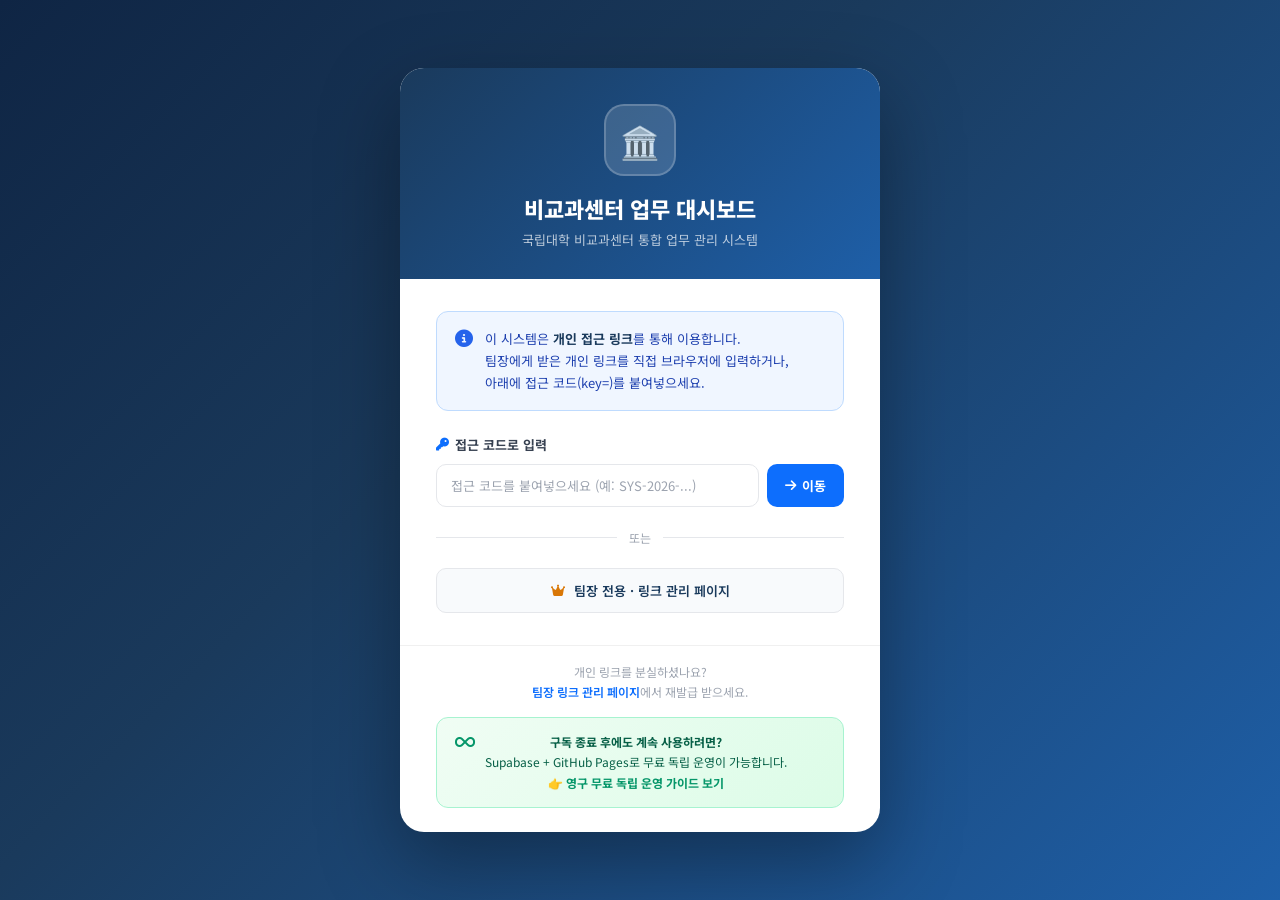
<file: index.html>
<!DOCTYPE html>
<html lang="ko">
<head>
    <meta charset="UTF-8">
    <meta name="viewport" content="width=device-width, initial-scale=1.0">
    <title>비교과센터 업무 대시보드</title>
    <link href="https://fonts.googleapis.com/css2?family=Noto+Sans+KR:wght@300;400;500;600;700;800&display=swap" rel="stylesheet">
    <link rel="stylesheet" href="https://cdn.jsdelivr.net/npm/@fortawesome/fontawesome-free@6.4.0/css/all.min.css">
    <style>
        * { margin:0; padding:0; box-sizing:border-box; }
        body {
            font-family:'Noto Sans KR',sans-serif;
            min-height:100vh;
            background:linear-gradient(135deg,#0f2544 0%,#1a3a5c 40%,#1e5fa8 100%);
            display:flex; align-items:center; justify-content:center;
            padding:20px;
        }
        .card {
            background:white; border-radius:24px;
            max-width:480px; width:100%;
            box-shadow:0 30px 80px rgba(0,0,0,0.35);
            overflow:hidden;
        }
        .card-header {
            background:linear-gradient(135deg,#1a3a5c,#1e5fa8);
            padding:36px 36px 28px; text-align:center; color:white;
        }
        .logo-icon {
            width:72px; height:72px; background:rgba(255,255,255,0.15);
            border-radius:20px; margin:0 auto 16px;
            display:flex; align-items:center; justify-content:center;
            font-size:32px; border:2px solid rgba(255,255,255,0.2);
        }
        .card-header h1 { font-size:22px; font-weight:800; margin-bottom:6px; }
        .card-header p  { font-size:13px; color:rgba(255,255,255,0.7); line-height:1.6; }

        .card-body { padding:32px 36px; }

        /* 안내 메시지 */
        .guide-box {
            background:#f0f6ff; border:1.5px solid #bfdbfe;
            border-radius:12px; padding:16px 18px; margin-bottom:24px;
            display:flex; gap:12px; align-items:flex-start;
        }
        .guide-box i { color:#2563eb; font-size:18px; margin-top:2px; flex-shrink:0; }
        .guide-box p { font-size:13px; color:#1e40af; line-height:1.7; }
        .guide-box strong { color:#1a3a5c; }

        /* URL 입력 섹션 */
        .direct-section h3 {
            font-size:13px; font-weight:700; color:#374151;
            margin-bottom:10px; display:flex; align-items:center; gap:6px;
        }
        .url-input-row {
            display:flex; gap:8px;
        }
        .url-input-row input {
            flex:1; padding:11px 14px; border:1.5px solid #e5e7eb;
            border-radius:10px; font-size:13px;
            font-family:'Noto Sans KR',sans-serif; color:#374151;
            transition:border-color 0.2s;
        }
        .url-input-row input:focus { outline:none; border-color:#0d6efd; }
        .url-input-row input::placeholder { color:#9ca3af; }
        .go-btn {
            padding:11px 18px; background:#0d6efd; color:white;
            border:none; border-radius:10px; font-size:13px; font-weight:700;
            font-family:'Noto Sans KR',sans-serif; cursor:pointer;
            transition:all 0.2s; white-space:nowrap;
            display:flex; align-items:center; gap:6px;
        }
        .go-btn:hover { background:#0a58ca; }

        .error-msg {
            background:#fef2f2; border:1px solid #fca5a5; border-radius:8px;
            padding:9px 14px; font-size:12px; color:#dc2626;
            margin-top:10px; display:none; align-items:center; gap:7px;
        }
        .error-msg.show { display:flex; }

        .divider {
            display:flex; align-items:center; gap:12px;
            margin:22px 0; color:#9ca3af; font-size:12px;
        }
        .divider::before, .divider::after { content:''; flex:1; height:1px; background:#e5e7eb; }

        /* 팀장 전용 */
        .admin-link {
            display:flex; align-items:center; justify-content:center; gap:8px;
            padding:12px; background:#f8fafc; border:1.5px solid #e5e7eb;
            border-radius:10px; font-size:13px; font-weight:600; color:#1a3a5c;
            text-decoration:none; transition:all 0.2s;
        }
        .admin-link:hover { background:#eff6ff; border-color:#bfdbfe; }

        .card-footer {
            padding:16px 36px 24px; text-align:center;
            border-top:1px solid #f0f0f0;
        }
        .card-footer p { font-size:12px; color:#9ca3af; line-height:1.7; }
        .card-footer a { color:#0d6efd; text-decoration:none; font-weight:600; }

        /* 독립 운영 배너 */
        .independence-banner {
            background:linear-gradient(135deg,#f0fdf4,#dcfce7);
            border:1.5px solid #a7f3d0; border-radius:12px;
            padding:14px 18px; margin-top:14px;
            display:flex; gap:10px; align-items:flex-start;
        }
        .independence-banner i { color:#059669; font-size:16px; margin-top:2px; flex-shrink:0; }
        .independence-banner p { font-size:12px; color:#065f46; line-height:1.7; }
        .independence-banner a { color:#059669; font-weight:700; text-decoration:none; }
        .independence-banner a:hover { text-decoration:underline; }
    </style>
</head>
<body>
<div class="card">
    <div class="card-header">
        <div class="logo-icon">🏛️</div>
        <h1>비교과센터 업무 대시보드</h1>
        <p>국립대학 비교과센터 통합 업무 관리 시스템</p>
    </div>

    <div class="card-body">
        <div class="guide-box">
            <i class="fas fa-info-circle"></i>
            <p>
                이 시스템은 <strong>개인 접근 링크</strong>를 통해 이용합니다.<br>
                팀장에게 받은 개인 링크를 직접 브라우저에 입력하거나,<br>
                아래에 접근 코드(key=)를 붙여넣으세요.
            </p>
        </div>

        <div class="direct-section">
            <h3><i class="fas fa-key" style="color:#0d6efd"></i> 접근 코드로 입력</h3>
            <div class="url-input-row">
                <input type="text" id="tokenInput"
                    placeholder="접근 코드를 붙여넣으세요 (예: SYS-2026-...)"
                    onkeydown="if(event.key==='Enter') goWithToken()">
                <button class="go-btn" onclick="goWithToken()">
                    <i class="fas fa-arrow-right"></i> 이동
                </button>
            </div>
            <div class="error-msg" id="errorMsg">
                <i class="fas fa-exclamation-circle"></i>
                유효하지 않은 접근 코드입니다. 팀장에게 올바른 링크를 요청하세요.
            </div>
        </div>

        <div class="divider">또는</div>

        <a href="admin.html" class="admin-link">
            <i class="fas fa-crown" style="color:#d97706"></i>
            팀장 전용 · 링크 관리 페이지
        </a>
    </div>

    <div class="card-footer">
        <p>
            개인 링크를 분실하셨나요?<br>
            <a href="admin.html">팀장 링크 관리 페이지</a>에서 재발급 받으세요.
        </p>
        <div class="independence-banner">
            <i class="fas fa-infinity"></i>
            <p>
                <strong>구독 종료 후에도 계속 사용하려면?</strong><br>
                Supabase + GitHub Pages로 무료 독립 운영이 가능합니다.<br>
                <a href="setup.html">👉 영구 무료 독립 운영 가이드 보기</a>
            </p>
        </div>
    </div>
</div>

<script src="js/config.js"></script>
<script src="js/api.js"></script>
<script src="js/common.js"></script>
<script>
// 이미 세션에 사용자 정보가 있으면 해당 대시보드로 이동
const stored = sessionStorage.getItem('currentUser');
if (stored) {
    const u = JSON.parse(stored);
    const pageMap = {
        manager: 'dashboard_manager.html',
        staff_system: 'dashboard_system.html',
        staff_rc: 'dashboard_rc.html',
    };
    if (u.role === 'manager') location.href = `dashboard_manager.html?key=${u.token}`;
    else if (u.department === 'system') location.href = `dashboard_system.html?key=${u.token}`;
    else if (u.department === 'rc') location.href = `dashboard_rc.html?key=${u.token}`;
    else if (u.department === 'communication') location.href = `dashboard_comm.html?key=${u.token}`;
}

function goWithToken() {
    let input = document.getElementById('tokenInput').value.trim();
    // URL 전체가 붙여넣어진 경우 key= 파라미터 추출
    if (input.includes('key=')) {
        const match = input.match(/[?&]key=([^&]+)/);
        if (match) input = match[1];
    }
    const userInfo = ACCESS_TOKENS[input];
    if (!userInfo) {
        document.getElementById('errorMsg').classList.add('show');
        return;
    }
    document.getElementById('errorMsg').classList.remove('show');
    location.href = `${userInfo.page}?key=${input}`;
}
</script>
</body>
</html>
</file>
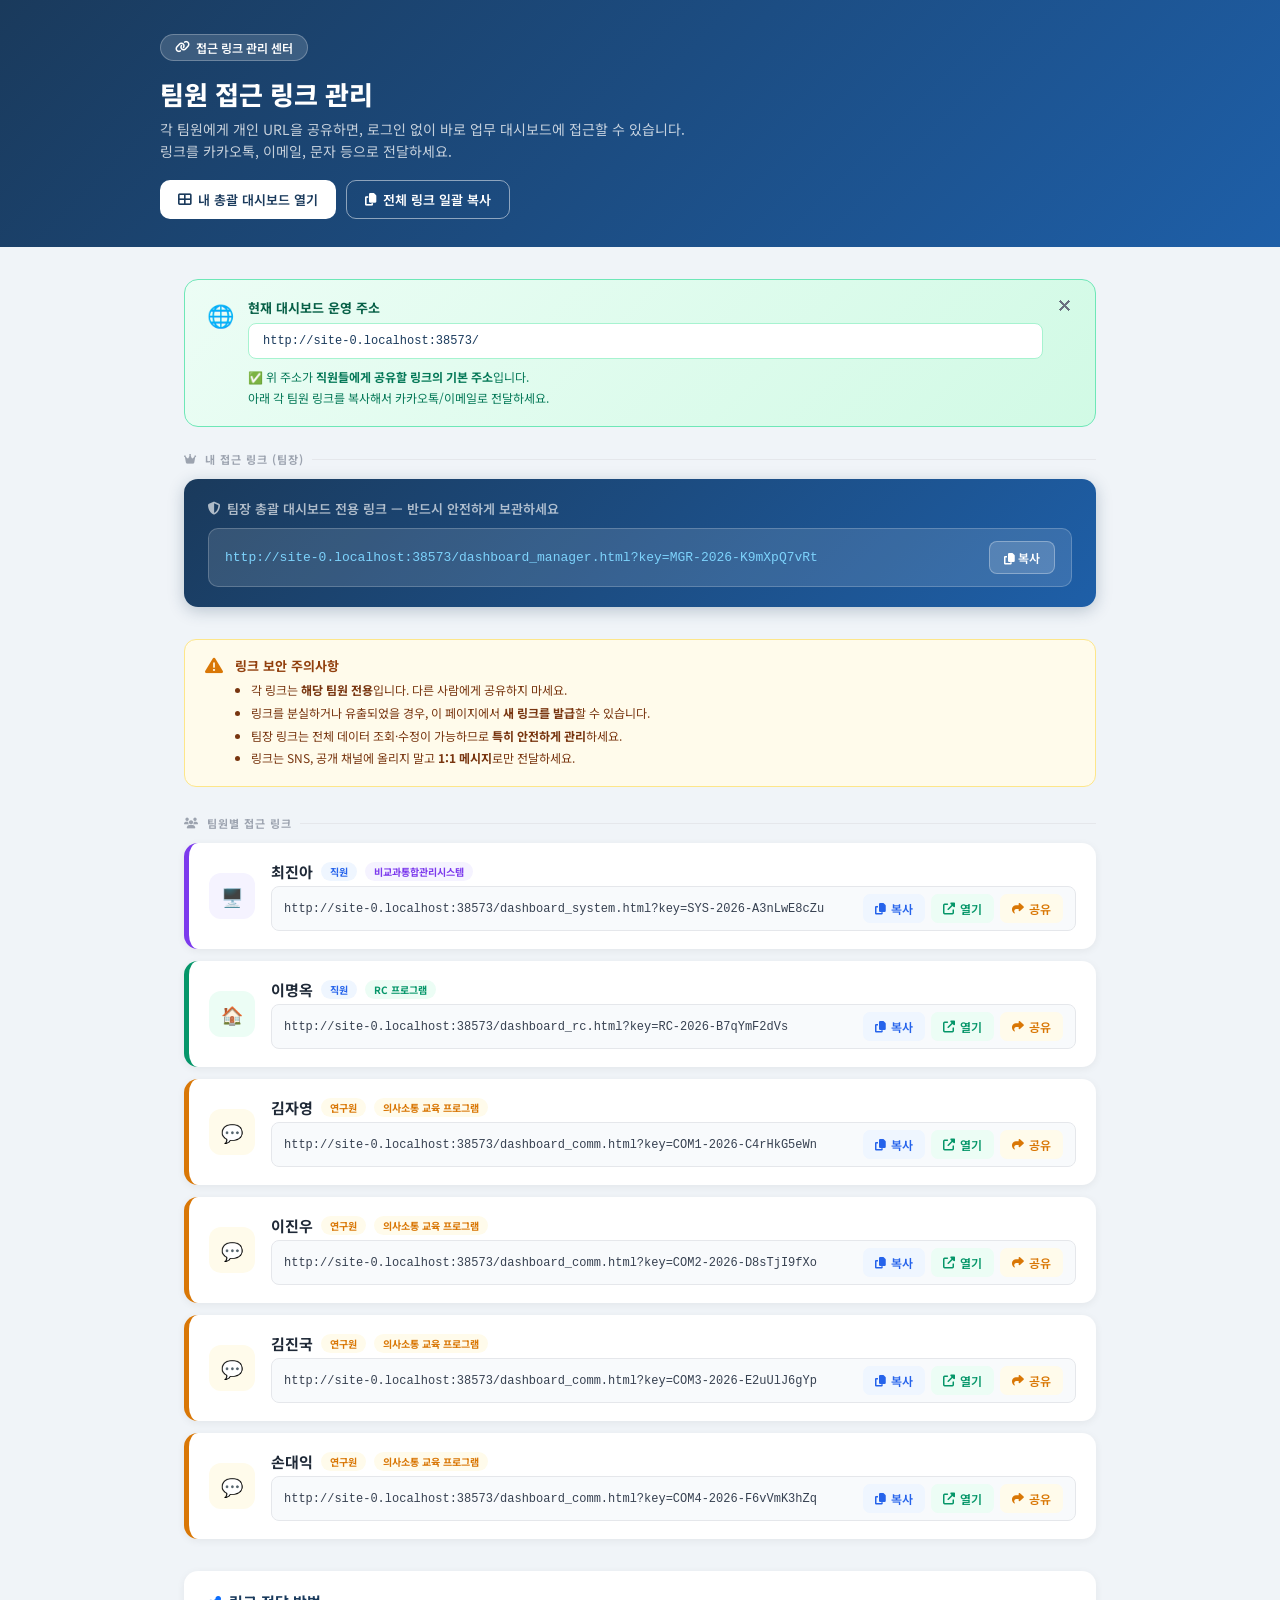
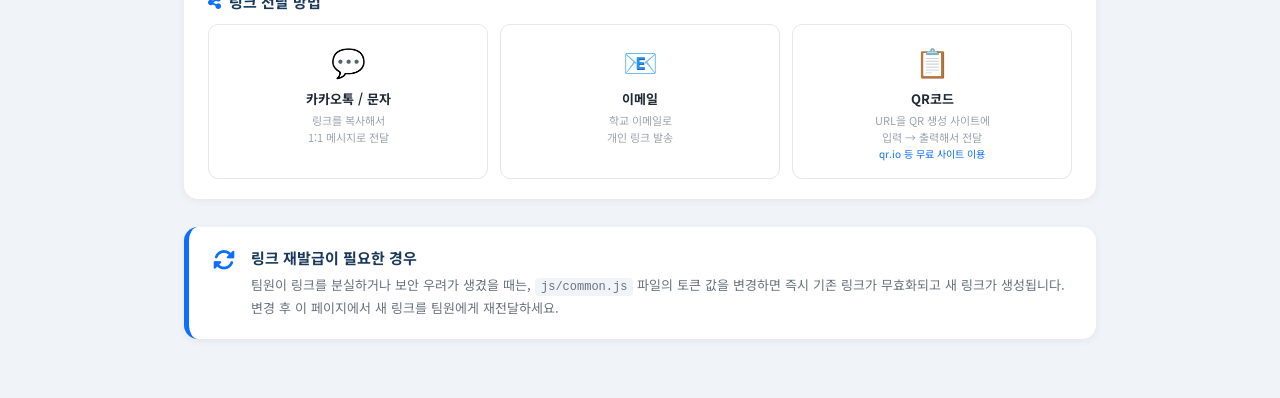
<file: admin.html>
<!DOCTYPE html>
<html lang="ko">
<head>
    <meta charset="UTF-8">
    <meta name="viewport" content="width=device-width, initial-scale=1.0">
    <title>접근 링크 관리 | 비교과센터 대시보드</title>
    <link href="https://fonts.googleapis.com/css2?family=Noto+Sans+KR:wght@300;400;500;600;700;800&display=swap" rel="stylesheet">
    <link rel="stylesheet" href="https://cdn.jsdelivr.net/npm/@fortawesome/fontawesome-free@6.4.0/css/all.min.css">
    <style>
        * { margin:0; padding:0; box-sizing:border-box; }
        body { font-family:'Noto Sans KR',sans-serif; background:#f0f4f8; min-height:100vh; color:#1f2937; }

        /* ─── 헤더 ─── */
        .header {
            background:linear-gradient(135deg,#1a3a5c 0%,#1e5fa8 100%);
            color:white; padding:32px 40px 28px;
        }
        .header-inner { max-width:960px; margin:0 auto; }
        .header .tag {
            display:inline-flex; align-items:center; gap:6px;
            background:rgba(255,255,255,0.15); border:1px solid rgba(255,255,255,0.25);
            border-radius:20px; padding:4px 14px; font-size:12px; font-weight:600;
            margin-bottom:14px;
        }
        .header h1 { font-size:26px; font-weight:800; margin-bottom:6px; }
        .header p  { font-size:14px; color:rgba(255,255,255,0.75); line-height:1.6; }
        .header-actions { margin-top:18px; display:flex; gap:10px; flex-wrap:wrap; }
        .header-btn {
            padding:9px 18px; border-radius:10px; font-size:13px; font-weight:600;
            font-family:'Noto Sans KR',sans-serif; cursor:pointer; border:none;
            display:inline-flex; align-items:center; gap:7px; transition:all 0.2s;
        }
        .btn-white { background:white; color:#1a3a5c; }
        .btn-white:hover { background:#f0f4f8; }
        .btn-outline-white { background:transparent; color:white; border:1.5px solid rgba(255,255,255,0.5); }
        .btn-outline-white:hover { background:rgba(255,255,255,0.1); }

        /* ─── 본문 ─── */
        .container { max-width:960px; margin:0 auto; padding:32px 24px; }

        /* ─── 설명 박스 ─── */
        .info-box {
            background:white; border-radius:14px; padding:20px 24px;
            margin-bottom:28px; box-shadow:0 2px 8px rgba(0,0,0,0.06);
            display:flex; align-items:flex-start; gap:16px;
            border-left:5px solid #0d6efd;
        }
        .info-box i { font-size:22px; color:#0d6efd; margin-top:2px; flex-shrink:0; }
        .info-box h3 { font-size:15px; font-weight:700; color:#1a3a5c; margin-bottom:6px; }
        .info-box p  { font-size:13px; color:#6b7280; line-height:1.7; }

        /* ─── 섹션 제목 ─── */
        .section-label {
            font-size:11px; font-weight:700; color:#9ca3af;
            letter-spacing:1px; text-transform:uppercase; margin-bottom:12px;
            display:flex; align-items:center; gap:8px;
        }
        .section-label::after { content:''; flex:1; height:1px; background:#e5e7eb; }

        /* ─── 링크 카드 ─── */
        .link-cards { display:flex; flex-direction:column; gap:12px; margin-bottom:32px; }
        .link-card {
            background:white; border-radius:14px;
            box-shadow:0 2px 8px rgba(0,0,0,0.06);
            overflow:hidden; border-left:5px solid;
            transition:box-shadow 0.2s;
        }
        .link-card:hover { box-shadow:0 4px 16px rgba(0,0,0,0.1); }
        .link-card-inner { padding:18px 20px; display:flex; align-items:center; gap:16px; }
        .user-avatar {
            width:46px; height:46px; border-radius:12px;
            display:flex; align-items:center; justify-content:center;
            font-size:18px; font-weight:700; flex-shrink:0;
        }
        .user-meta { flex:1; min-width:0; }
        .user-meta .name-row { display:flex; align-items:center; gap:8px; margin-bottom:4px; }
        .user-meta .uname  { font-size:15px; font-weight:700; color:#1f2937; }
        .user-meta .role-badge {
            padding:2px 9px; border-radius:20px;
            font-size:10px; font-weight:700;
        }
        .user-meta .dept-name { font-size:12px; color:#9ca3af; margin-bottom:6px; }
        .url-row {
            display:flex; align-items:center; gap:8px;
            background:#f8fafc; border:1.5px solid #e5e7eb;
            border-radius:8px; padding:7px 12px;
        }
        .url-row .url-text {
            flex:1; font-size:12px; color:#374151;
            font-family:'Courier New',monospace;
            white-space:nowrap; overflow:hidden; text-overflow:ellipsis;
        }
        .url-row .url-text.manager-url { color:#1a3a5c; font-weight:600; }
        .url-actions { display:flex; gap:6px; flex-shrink:0; }
        .action-btn {
            padding:6px 12px; border-radius:7px; font-size:12px; font-weight:600;
            font-family:'Noto Sans KR',sans-serif; cursor:pointer; border:none;
            display:inline-flex; align-items:center; gap:5px; transition:all 0.2s;
            white-space:nowrap;
        }
        .btn-copy  { background:#eff6ff; color:#2563eb; }
        .btn-copy:hover  { background:#dbeafe; }
        .btn-open  { background:#ecfdf5; color:#059669; }
        .btn-open:hover  { background:#d1fae5; }
        .btn-share { background:#fffbeb; color:#d97706; }
        .btn-share:hover { background:#fef3c7; }

        /* ─── 팀장 자신의 카드 ─── */
        .manager-card { background:linear-gradient(135deg,#1a3a5c,#1e5fa8); color:white; border-radius:14px; padding:20px 24px; margin-bottom:32px; box-shadow:0 4px 16px rgba(26,58,92,0.25); }
        .manager-card .title { font-size:13px; font-weight:600; color:rgba(255,255,255,0.65); margin-bottom:10px; display:flex; align-items:center; gap:6px; }
        .manager-card .url-wrap { background:rgba(255,255,255,0.12); border:1.5px solid rgba(255,255,255,0.2); border-radius:10px; padding:12px 16px; display:flex; align-items:center; gap:12px; }
        .manager-card .url-wrap code { flex:1; font-size:13px; color:#7dd3fc; font-family:'Courier New',monospace; word-break:break-all; }
        .manager-card .copy-btn { background:rgba(255,255,255,0.15); border:1px solid rgba(255,255,255,0.3); color:white; padding:7px 14px; border-radius:8px; font-size:12px; font-weight:600; font-family:'Noto Sans KR',sans-serif; cursor:pointer; transition:all 0.2s; white-space:nowrap; }
        .manager-card .copy-btn:hover { background:rgba(255,255,255,0.25); }

        /* ─── 주의사항 ─── */
        .caution {
            background:#fffbeb; border:1.5px solid #fde68a; border-radius:12px;
            padding:16px 20px; margin-bottom:28px;
            display:flex; gap:12px; align-items:flex-start;
        }
        .caution i { color:#d97706; font-size:18px; margin-top:1px; flex-shrink:0; }
        .caution h4 { font-size:13px; font-weight:700; color:#92400e; margin-bottom:4px; }
        .caution ul { font-size:12px; color:#78350f; padding-left:16px; line-height:1.9; }

        /* ─── 카피 토스트 ─── */
        .toast-popup {
            position:fixed; bottom:28px; left:50%; transform:translateX(-50%) translateY(20px);
            background:#1f2937; color:white; padding:12px 24px;
            border-radius:10px; font-size:13px; font-weight:600;
            box-shadow:0 8px 24px rgba(0,0,0,0.2);
            opacity:0; transition:all 0.3s; pointer-events:none; z-index:9999;
            display:flex; align-items:center; gap:8px; white-space:nowrap;
        }
        .toast-popup.show { opacity:1; transform:translateX(-50%) translateY(0); }

        /* ─── QR 안내 ─── */
        .qr-hint {
            background:white; border-radius:14px; padding:20px 24px;
            box-shadow:0 2px 8px rgba(0,0,0,0.06); margin-bottom:28px;
        }
        .qr-hint h3 { font-size:15px; font-weight:700; color:#1a3a5c; margin-bottom:12px; }
        .share-methods { display:grid; grid-template-columns:repeat(3,1fr); gap:12px; }
        .share-method {
            border:1.5px solid #e5e7eb; border-radius:10px; padding:16px;
            text-align:center;
        }
        .share-method .sm-icon { font-size:28px; margin-bottom:8px; display:block; }
        .share-method h4 { font-size:13px; font-weight:700; color:#1f2937; margin-bottom:4px; }
        .share-method p  { font-size:11px; color:#9ca3af; line-height:1.5; }

        @media(max-width:640px){
            .header { padding:24px 20px; }
            .container { padding:20px 16px; }
            .link-card-inner { flex-wrap:wrap; }
            .url-row { flex-wrap:wrap; }
            .url-actions { width:100%; justify-content:flex-end; }
            .share-methods { grid-template-columns:1fr; }
        }
    </style>
</head>
<body>

<div class="header">
    <div class="header-inner">
        <div class="tag"><i class="fas fa-link"></i> 접근 링크 관리 센터</div>
        <h1>팀원 접근 링크 관리</h1>
        <p>각 팀원에게 개인 URL을 공유하면, 로그인 없이 바로 업무 대시보드에 접근할 수 있습니다.<br>
        링크를 카카오톡, 이메일, 문자 등으로 전달하세요.</p>
        <div class="header-actions">
            <button class="header-btn btn-white" onclick="openMyDashboard()">
                <i class="fas fa-th-large"></i> 내 총괄 대시보드 열기
            </button>
            <button class="header-btn btn-outline-white" onclick="copyAllLinks()">
                <i class="fas fa-copy"></i> 전체 링크 일괄 복사
            </button>
        </div>
    </div>
</div>

<div class="container">

    <!-- 현재 운영 URL 안내 배너 -->
    <div id="urlBanner" style="background:linear-gradient(135deg,#ecfdf5,#d1fae5);border:1.5px solid #6ee7b7;border-radius:14px;padding:18px 22px;margin-bottom:24px;display:flex;align-items:flex-start;gap:14px">
        <div style="font-size:22px;flex-shrink:0">🌐</div>
        <div style="flex:1;min-width:0">
            <div style="font-size:13px;font-weight:700;color:#065f46;margin-bottom:6px">현재 대시보드 운영 주소</div>
            <div style="background:white;border-radius:8px;padding:10px 14px;font-size:12px;font-family:'Courier New',monospace;color:#1a3a5c;word-break:break-all;border:1px solid #a7f3d0;margin-bottom:8px" id="currentBaseUrl"></div>
            <div style="font-size:12px;color:#047857;line-height:1.7">
                ✅ 위 주소가 <strong>직원들에게 공유할 링크의 기본 주소</strong>입니다.<br>
                아래 각 팀원 링크를 복사해서 카카오톡/이메일로 전달하세요.
            </div>
        </div>
        <button onclick="document.getElementById('urlBanner').style.display='none'" style="background:none;border:none;color:#6b7280;cursor:pointer;font-size:16px;flex-shrink:0">✕</button>
    </div>

    <!-- 내 링크 (팀장) -->
    <div class="section-label"><i class="fas fa-crown"></i> 내 접근 링크 (팀장)</div>
    <div class="manager-card">
        <div class="title"><i class="fas fa-shield-alt"></i> 팀장 총괄 대시보드 전용 링크 — 반드시 안전하게 보관하세요</div>
        <div class="url-wrap">
            <code id="managerUrl"></code>
            <button class="copy-btn" onclick="copyUrl('managerUrl', this)">
                <i class="fas fa-copy"></i> 복사
            </button>
        </div>
    </div>

    <!-- 주의사항 -->
    <div class="caution">
        <i class="fas fa-exclamation-triangle"></i>
        <div>
            <h4>링크 보안 주의사항</h4>
            <ul>
                <li>각 링크는 <strong>해당 팀원 전용</strong>입니다. 다른 사람에게 공유하지 마세요.</li>
                <li>링크를 분실하거나 유출되었을 경우, 이 페이지에서 <strong>새 링크를 발급</strong>할 수 있습니다.</li>
                <li>팀장 링크는 전체 데이터 조회·수정이 가능하므로 <strong>특히 안전하게 관리</strong>하세요.</li>
                <li>링크는 SNS, 공개 채널에 올리지 말고 <strong>1:1 메시지</strong>로만 전달하세요.</li>
            </ul>
        </div>
    </div>

    <!-- 팀원별 링크 -->
    <div class="section-label"><i class="fas fa-users"></i> 팀원별 접근 링크</div>
    <div class="link-cards" id="linkCards"></div>

    <!-- 공유 방법 안내 -->
    <div class="qr-hint">
        <h3><i class="fas fa-share-alt" style="color:#0d6efd"></i> &nbsp;링크 전달 방법</h3>
        <div class="share-methods">
            <div class="share-method">
                <span class="sm-icon">💬</span>
                <h4>카카오톡 / 문자</h4>
                <p>링크를 복사해서<br>1:1 메시지로 전달</p>
            </div>
            <div class="share-method">
                <span class="sm-icon">📧</span>
                <h4>이메일</h4>
                <p>학교 이메일로<br>개인 링크 발송</p>
            </div>
            <div class="share-method">
                <span class="sm-icon">📋</span>
                <h4>QR코드</h4>
                <p>URL을 QR 생성 사이트에<br>입력 → 출력해서 전달<br><span style="font-size:10px;color:#0d6efd">qr.io 등 무료 사이트 이용</span></p>
            </div>
        </div>
    </div>

    <!-- 링크 재발급 안내 -->
    <div class="info-box">
        <i class="fas fa-sync-alt"></i>
        <div>
            <h3>링크 재발급이 필요한 경우</h3>
            <p>
                팀원이 링크를 분실하거나 보안 우려가 생겼을 때는,
                <code style="background:#f0f4f8;padding:2px 6px;border-radius:4px;font-size:12px">js/common.js</code> 파일의
                토큰 값을 변경하면 즉시 기존 링크가 무효화되고 새 링크가 생성됩니다.<br>
                변경 후 이 페이지에서 새 링크를 팀원에게 재전달하세요.
            </p>
        </div>
    </div>

</div><!-- /container -->

<div class="toast-popup" id="toastPopup">
    <i class="fas fa-check-circle" style="color:#10b981"></i>
    <span id="toastMsg">클립보드에 복사되었습니다</span>
</div>

<script>
// 이 페이지 자체는 토큰 없이 접근 가능 (팀장만 URL을 알고 있음)
// 실 운영에서는 이 페이지도 팀장 토큰으로 보호 가능

const BASE = window.location.origin + window.location.pathname.replace('admin.html','');

// 현재 운영 주소 배너에 표시
const bannerEl = document.getElementById('currentBaseUrl');
if(bannerEl) bannerEl.textContent = BASE;

// 팀원 링크 정보
const TEAM_LINKS = [
    {
        token: 'SYS-2026-A3nLwE8cZu',
        name: '최진아', position: '직원',
        dept: '비교과통합관리시스템', deptKey: 'system',
        page: 'dashboard_system.html',
        color: '#7c3aed', bg: '#f5f3ff', icon: '🖥️',
        avatarBg: '#f5f3ff', avatarColor: '#7c3aed'
    },
    {
        token: 'RC-2026-B7qYmF2dVs',
        name: '이명옥', position: '직원',
        dept: 'RC 프로그램', deptKey: 'rc',
        page: 'dashboard_rc.html',
        color: '#059669', bg: '#ecfdf5', icon: '🏠',
        avatarBg: '#ecfdf5', avatarColor: '#059669'
    },
    {
        token: 'COM1-2026-C4rHkG5eWn',
        name: '김자영', position: '연구원',
        dept: '의사소통 교육 프로그램', deptKey: 'communication',
        page: 'dashboard_comm.html',
        color: '#d97706', bg: '#fffbeb', icon: '💬',
        avatarBg: '#fffbeb', avatarColor: '#d97706'
    },
    {
        token: 'COM2-2026-D8sTjI9fXo',
        name: '이진우', position: '연구원',
        dept: '의사소통 교육 프로그램', deptKey: 'communication',
        page: 'dashboard_comm.html',
        color: '#d97706', bg: '#fffbeb', icon: '💬',
        avatarBg: '#fffbeb', avatarColor: '#d97706'
    },
    {
        token: 'COM3-2026-E2uUlJ6gYp',
        name: '김진국', position: '연구원',
        dept: '의사소통 교육 프로그램', deptKey: 'communication',
        page: 'dashboard_comm.html',
        color: '#d97706', bg: '#fffbeb', icon: '💬',
        avatarBg: '#fffbeb', avatarColor: '#d97706'
    },
    {
        token: 'COM4-2026-F6vVmK3hZq',
        name: '손대익', position: '연구원',
        dept: '의사소통 교육 프로그램', deptKey: 'communication',
        page: 'dashboard_comm.html',
        color: '#d97706', bg: '#fffbeb', icon: '💬',
        avatarBg: '#fffbeb', avatarColor: '#d97706'
    },
];

const MGR_TOKEN = 'MGR-2026-K9mXpQ7vRt';

// 팀장 URL
const mgrUrl = `${BASE}dashboard_manager.html?key=${MGR_TOKEN}`;
document.getElementById('managerUrl').textContent = mgrUrl;

// 팀원 카드 렌더링
function renderCards() {
    const container = document.getElementById('linkCards');
    container.innerHTML = TEAM_LINKS.map((m, i) => {
        const url = `${BASE}${m.page}?key=${m.token}`;
        const roleLabel = m.position === '연구원' ? '연구원' : '직원';
        const roleBg = m.position === '연구원' ? '#fffbeb' : '#eff6ff';
        const roleColor = m.position === '연구원' ? '#d97706' : '#2563eb';
        return `
        <div class="link-card" style="border-color:${m.color}">
            <div class="link-card-inner">
                <div class="user-avatar" style="background:${m.avatarBg};color:${m.avatarColor}">
                    ${m.icon}
                </div>
                <div class="user-meta">
                    <div class="name-row">
                        <span class="uname">${m.name}</span>
                        <span class="role-badge" style="background:${roleBg};color:${roleColor}">${roleLabel}</span>
                        <span class="role-badge" style="background:${m.bg};color:${m.color}">${m.dept}</span>
                    </div>
                    <div class="url-row">
                        <span class="url-text" id="url-${i}">${url}</span>
                        <div class="url-actions">
                            <button class="action-btn btn-copy" onclick="copyUrl('url-${i}', this)">
                                <i class="fas fa-copy"></i> 복사
                            </button>
                            <button class="action-btn btn-open" onclick="window.open('${url}','_blank')">
                                <i class="fas fa-external-link-alt"></i> 열기
                            </button>
                            <button class="action-btn btn-share" onclick="shareUrl('${url}', '${m.name}')">
                                <i class="fas fa-share"></i> 공유
                            </button>
                        </div>
                    </div>
                </div>
            </div>
        </div>`;
    }).join('');
}

renderCards();

// ─── 유틸 함수 ───
function copyUrl(elId, btn) {
    const text = document.getElementById(elId).textContent;
    navigator.clipboard.writeText(text).then(() => {
        showToast('클립보드에 복사되었습니다 ✓');
        if (btn) {
            const orig = btn.innerHTML;
            btn.innerHTML = '<i class="fas fa-check"></i> 복사됨';
            btn.style.background = '#d1fae5';
            btn.style.color = '#059669';
            setTimeout(() => {
                btn.innerHTML = orig;
                btn.style.background = '';
                btn.style.color = '';
            }, 2000);
        }
    });
}

function copyAllLinks() {
    const allLinks = [`[비교과센터 업무 대시보드 접근 링크]\n`];
    allLinks.push(`📌 팀장: ${mgrUrl}\n`);
    TEAM_LINKS.forEach(m => {
        const url = `${BASE}${m.page}?key=${m.token}`;
        allLinks.push(`• ${m.name} (${m.dept}): ${url}`);
    });
    navigator.clipboard.writeText(allLinks.join('\n')).then(() => {
        showToast('전체 링크가 클립보드에 복사되었습니다');
    });
}

function shareUrl(url, name) {
    const text = `[비교과센터 업무 대시보드]\n${name}님의 개인 접근 링크입니다:\n${url}`;
    if (navigator.share) {
        navigator.share({ title: '비교과센터 대시보드', text, url });
    } else {
        navigator.clipboard.writeText(text).then(() => {
            showToast(`${name}님 링크가 복사되었습니다`);
        });
    }
}

function openMyDashboard() {
    window.open(`dashboard_manager.html?key=${MGR_TOKEN}`, '_blank');
}

function showToast(msg) {
    const el = document.getElementById('toastPopup');
    document.getElementById('toastMsg').textContent = msg;
    el.classList.add('show');
    setTimeout(() => el.classList.remove('show'), 2500);
}
</script>
</body>
</html>
</file>
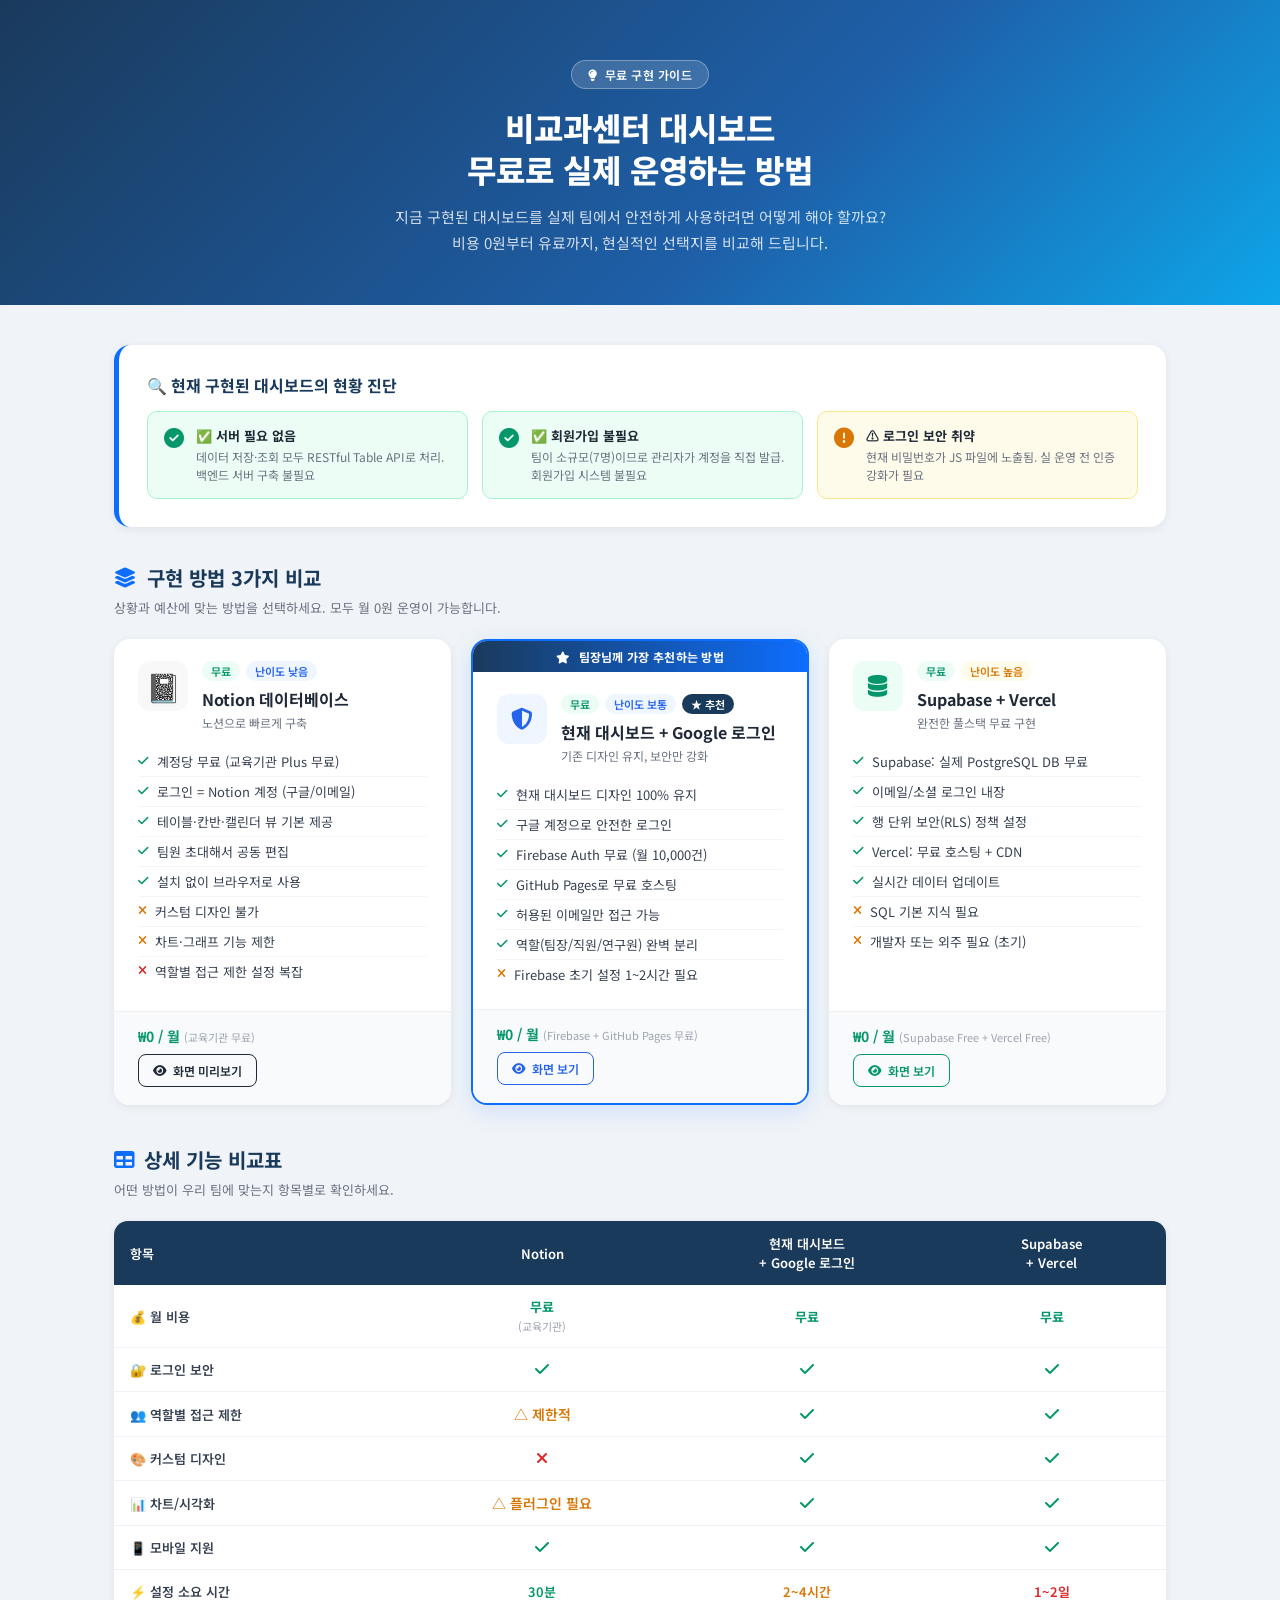
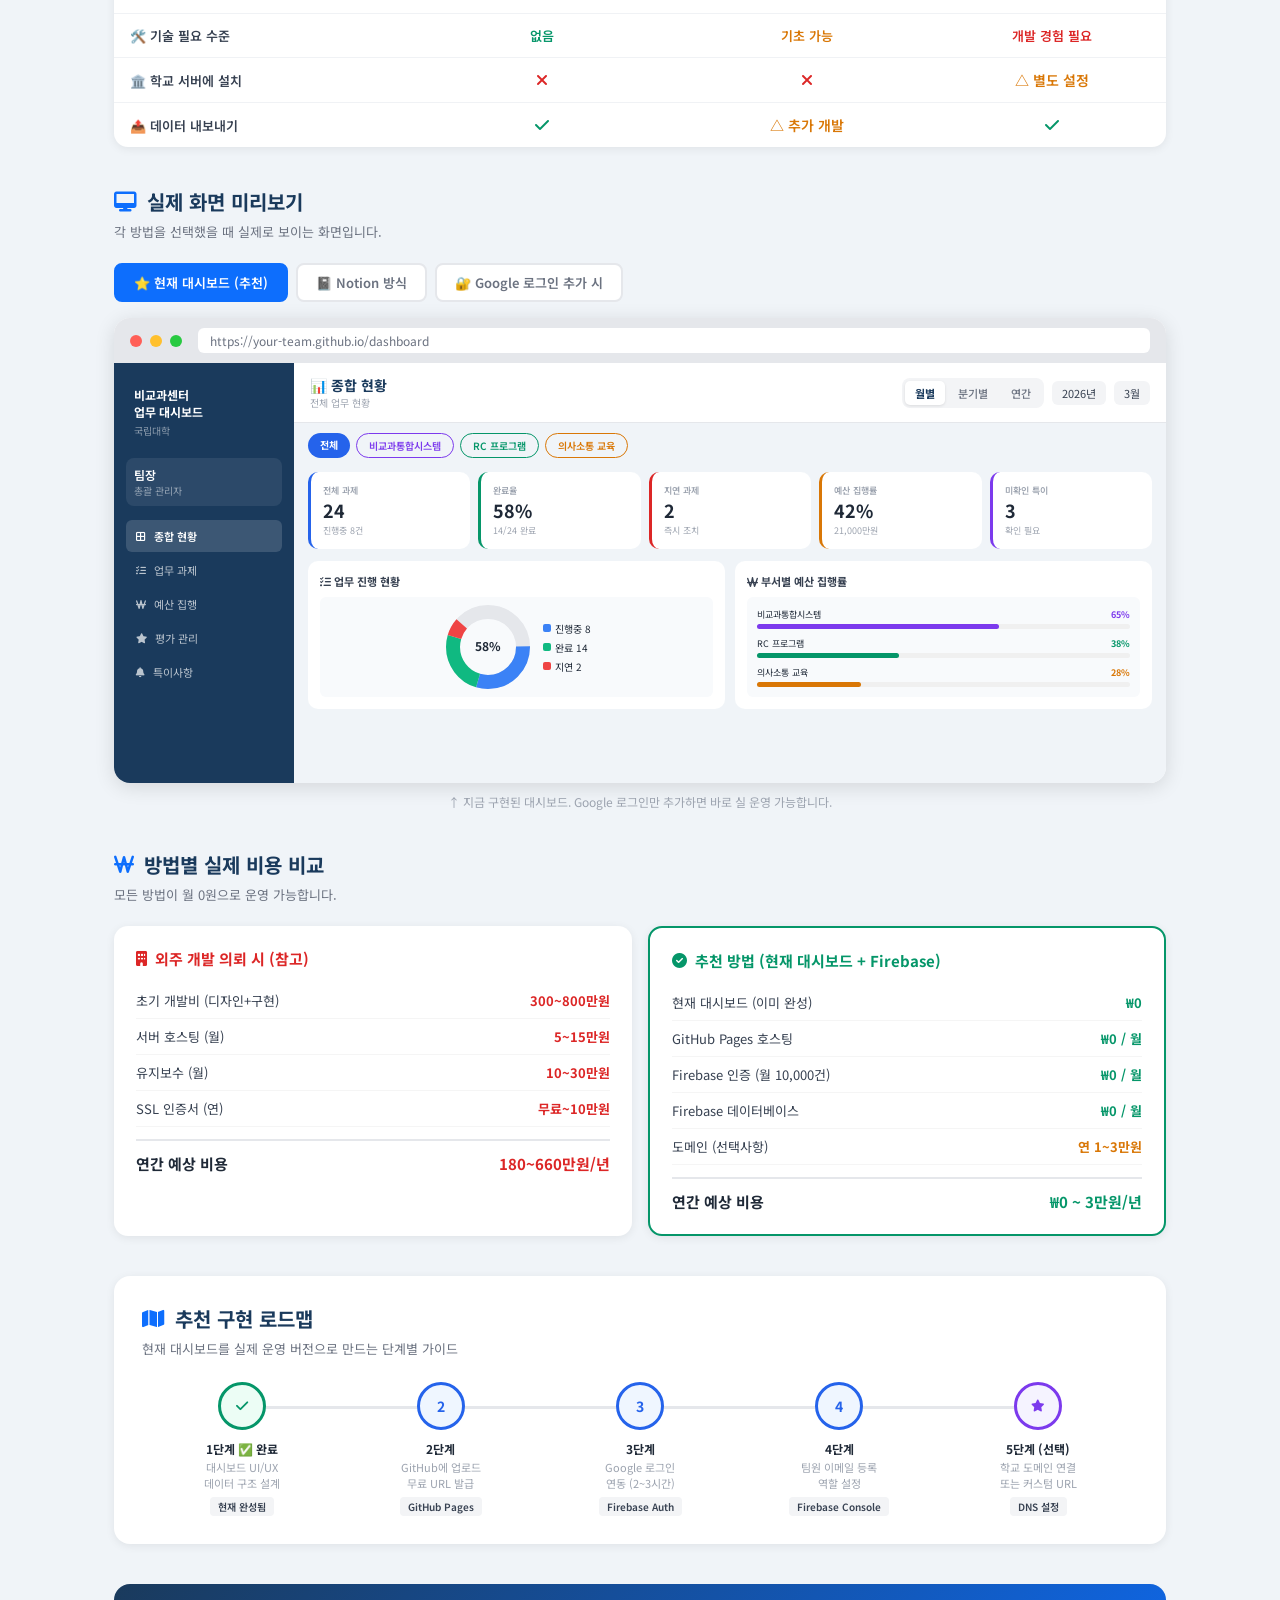
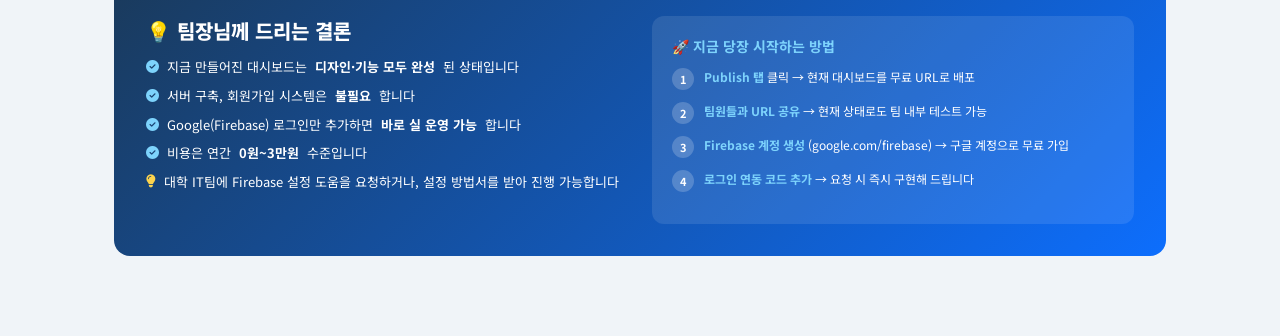
<file: guide.html>
<!DOCTYPE html>
<html lang="ko">
<head>
    <meta charset="UTF-8">
    <meta name="viewport" content="width=device-width, initial-scale=1.0">
    <title>무료 구현 방법 가이드 | 비교과센터 대시보드</title>
    <link href="https://fonts.googleapis.com/css2?family=Noto+Sans+KR:wght@300;400;500;600;700;800&display=swap" rel="stylesheet">
    <link rel="stylesheet" href="https://cdn.jsdelivr.net/npm/@fortawesome/fontawesome-free@6.4.0/css/all.min.css">
    <style>
        * { margin:0; padding:0; box-sizing:border-box; }
        body { font-family:'Noto Sans KR',sans-serif; background:#f0f4f8; color:#1f2937; }

        /* ── 히어로 ── */
        .hero {
            background: linear-gradient(135deg, #1a3a5c 0%, #1e5fa8 60%, #0ea5e9 100%);
            color: white;
            padding: 60px 40px 50px;
            text-align: center;
        }
        .hero .tag {
            display: inline-block;
            background: rgba(255,255,255,0.15);
            border: 1px solid rgba(255,255,255,0.3);
            border-radius: 20px;
            padding: 5px 16px;
            font-size: 12px;
            font-weight: 600;
            letter-spacing: 0.5px;
            margin-bottom: 18px;
        }
        .hero h1 { font-size: 32px; font-weight: 800; line-height: 1.3; margin-bottom: 14px; }
        .hero p  { font-size: 15px; color: rgba(255,255,255,0.8); max-width: 640px; margin: 0 auto; line-height: 1.7; }

        /* ── 컨테이너 ── */
        .container { max-width: 1100px; margin: 0 auto; padding: 40px 24px; }

        /* ── 섹션 제목 ── */
        .section-title {
            font-size: 20px; font-weight: 700; color: #1a3a5c;
            margin-bottom: 6px;
            display: flex; align-items: center; gap: 10px;
        }
        .section-title i { color: #0d6efd; }
        .section-sub { font-size: 13px; color: #6b7280; margin-bottom: 22px; }

        /* ── 현재 상태 박스 ── */
        .status-box {
            background: white; border-radius: 16px;
            padding: 28px; margin-bottom: 36px;
            box-shadow: 0 2px 10px rgba(0,0,0,0.07);
            border-left: 5px solid #0d6efd;
        }
        .status-box h2 { font-size: 16px; font-weight: 700; color: #1a3a5c; margin-bottom: 14px; }
        .status-grid { display: grid; grid-template-columns: repeat(3,1fr); gap: 14px; }
        .status-item {
            border-radius: 10px; padding: 14px 16px;
            display: flex; align-items: flex-start; gap: 12px;
        }
        .status-item.ok  { background: #ecfdf5; border: 1px solid #a7f3d0; }
        .status-item.warn{ background: #fffbeb; border: 1px solid #fde68a; }
        .status-item.bad { background: #fef2f2; border: 1px solid #fca5a5; }
        .status-item i { font-size: 20px; margin-top: 2px; }
        .status-item.ok i  { color: #059669; }
        .status-item.warn i{ color: #d97706; }
        .status-item.bad i { color: #dc2626; }
        .status-item .si-title { font-size: 13px; font-weight: 700; color: #1f2937; }
        .status-item .si-desc  { font-size: 12px; color: #6b7280; margin-top: 3px; line-height: 1.5; }

        /* ── 옵션 카드 ── */
        .options-grid { display: grid; grid-template-columns: repeat(3,1fr); gap: 20px; margin-bottom: 40px; }
        .option-card {
            background: white; border-radius: 16px;
            box-shadow: 0 2px 10px rgba(0,0,0,0.07);
            overflow: hidden; display: flex; flex-direction: column;
        }
        .option-card-header {
            padding: 22px 24px 16px;
            display: flex; align-items: flex-start; gap: 14px;
        }
        .option-icon {
            width: 50px; height: 50px; border-radius: 12px;
            display: flex; align-items: center; justify-content: center;
            font-size: 22px; flex-shrink: 0;
        }
        .option-card-header .info .badge-row { display: flex; gap: 6px; margin-bottom: 6px; flex-wrap:wrap; }
        .badge {
            display: inline-block; padding: 2px 9px;
            border-radius: 20px; font-size: 11px; font-weight: 600;
        }
        .badge-free   { background: #ecfdf5; color: #059669; }
        .badge-easy   { background: #eff6ff; color: #2563eb; }
        .badge-medium { background: #fffbeb; color: #d97706; }
        .badge-hard   { background: #fef2f2; color: #dc2626; }
        .badge-rec    { background: #1a3a5c; color: white; }
        .option-card-header .info h3 { font-size: 16px; font-weight: 700; color: #1f2937; }
        .option-card-header .info p  { font-size: 12px; color: #6b7280; margin-top: 3px; }
        .option-body { padding: 0 24px 20px; flex: 1; }
        .feature-list { list-style: none; }
        .feature-list li {
            display: flex; align-items: flex-start; gap: 8px;
            font-size: 13px; color: #374151; padding: 5px 0;
            border-bottom: 1px solid #f5f5f5;
        }
        .feature-list li:last-child { border-bottom: none; }
        .feature-list li i { color: #059669; font-size: 12px; margin-top: 3px; flex-shrink:0; }
        .feature-list li i.warn { color: #d97706; }
        .feature-list li i.bad  { color: #dc2626; }
        .option-footer {
            padding: 14px 24px 18px;
            background: #f9fafb;
            border-top: 1px solid #f0f0f0;
        }
        .option-footer .cost { font-size: 14px; font-weight: 700; color: #059669; }
        .option-footer .cost span { font-size: 11px; color: #9ca3af; font-weight: 400; }
        .option-footer .link-btn {
            display: inline-flex; align-items: center; gap: 6px;
            margin-top: 8px; padding: 7px 14px;
            border-radius: 8px; font-size: 12px; font-weight: 600;
            text-decoration: none; transition: all 0.2s;
            border: 1.5px solid;
        }

        /* ── 추천 방법 하이라이트 ── */
        .option-card.recommended {
            border: 2px solid #0d6efd;
            box-shadow: 0 6px 24px rgba(13,110,253,0.15);
        }
        .rec-banner {
            background: linear-gradient(90deg, #1a3a5c, #0d6efd);
            color: white; text-align: center;
            padding: 7px; font-size: 12px; font-weight: 700;
            letter-spacing: 0.3px;
        }
        .rec-banner i { margin-right: 5px; }

        /* ── 비교표 ── */
        .compare-table { width: 100%; border-collapse: collapse; background: white; border-radius: 14px; overflow: hidden; box-shadow: 0 2px 10px rgba(0,0,0,0.07); margin-bottom: 40px; }
        .compare-table th { background: #1a3a5c; color: white; padding: 13px 16px; font-size: 13px; font-weight: 600; text-align: center; }
        .compare-table th:first-child { text-align: left; }
        .compare-table td { padding: 12px 16px; font-size: 13px; border-bottom: 1px solid #f0f2f5; text-align: center; }
        .compare-table td:first-child { text-align: left; font-weight: 600; color: #374151; }
        .compare-table tr:last-child td { border-bottom: none; }
        .compare-table tr:hover td { background: #f9fafb; }
        .check  { color: #059669; font-size: 16px; }
        .cross  { color: #dc2626; font-size: 16px; }
        .partial{ color: #d97706; font-size: 14px; font-weight:600; }

        /* ── 로드맵 ── */
        .roadmap { background: white; border-radius: 16px; padding: 28px; box-shadow: 0 2px 10px rgba(0,0,0,0.07); margin-bottom: 40px; }
        .roadmap-steps { display: flex; gap: 0; margin-top: 18px; }
        .roadmap-step {
            flex: 1; text-align: center;
            position: relative;
        }
        .roadmap-step::after {
            content: '';
            position: absolute;
            top: 24px; right: -50%;
            width: 100%; height: 3px;
            background: #e5e7eb; z-index: 0;
        }
        .roadmap-step:last-child::after { display: none; }
        .step-circle {
            width: 48px; height: 48px; border-radius: 50%;
            display: flex; align-items: center; justify-content: center;
            font-size: 18px; margin: 0 auto 10px;
            position: relative; z-index: 1;
            border: 3px solid;
        }
        .step-circle.done  { background: #ecfdf5; border-color: #059669; color: #059669; }
        .step-circle.todo  { background: #eff6ff; border-color: #2563eb; color: #2563eb; }
        .step-circle.opt   { background: #f5f3ff; border-color: #7c3aed; color: #7c3aed; }
        .roadmap-step .step-label { font-size: 12px; font-weight: 700; color: #1f2937; }
        .roadmap-step .step-desc  { font-size: 11px; color: #9ca3af; margin-top: 3px; line-height:1.4; }
        .roadmap-step .step-tool  { margin-top: 6px; display:inline-block; padding:2px 8px; border-radius:4px; font-size:10px; font-weight:600; background:#f3f4f6; color:#374151; }

        /* ── 스크린 미리보기 ── */
        .preview-section { margin-bottom: 40px; }
        .screen-tabs { display: flex; gap: 8px; margin-bottom: 16px; flex-wrap: wrap; }
        .screen-tab { padding: 8px 18px; border-radius: 8px; font-size: 13px; font-weight: 600; cursor: pointer; border: 2px solid #e5e7eb; background: white; color: #6b7280; font-family:'Noto Sans KR',sans-serif; transition: all 0.2s; }
        .screen-tab.active { border-color: #0d6efd; background: #0d6efd; color: white; }
        .screen-panel { display: none; }
        .screen-panel.active { display: block; }
        .mockup-wrap {
            background: white; border-radius: 16px;
            box-shadow: 0 4px 20px rgba(0,0,0,0.12);
            overflow: hidden;
        }
        .mockup-bar {
            background: #e5e7eb; padding: 10px 16px;
            display: flex; align-items: center; gap: 8px;
        }
        .mockup-dot { width: 12px; height: 12px; border-radius: 50%; }
        .mockup-url { flex: 1; background: white; border-radius: 6px; padding: 4px 12px; font-size: 12px; color: #6b7280; margin-left: 8px; }

        /* ── 모크업 화면들 ── */
        .mock-login {
            background: linear-gradient(135deg, #1a3a5c, #0d6efd);
            min-height: 420px; display: flex; align-items: center; justify-content: center; padding: 40px;
        }
        .mock-login-card {
            background: white; border-radius: 16px; padding: 36px 32px;
            width: 340px; box-shadow: 0 20px 50px rgba(0,0,0,0.3);
        }
        .mock-login-card .logo { text-align: center; margin-bottom: 24px; }
        .mock-login-card .logo .icon { width: 60px; height: 60px; background: linear-gradient(135deg,#1a3a5c,#0d6efd); border-radius: 14px; margin: 0 auto 10px; display:flex; align-items:center; justify-content:center; color:white; font-size:24px; }
        .mock-login-card .logo h3 { font-size: 16px; font-weight: 700; color: #1a3a5c; }
        .mock-field { margin-bottom: 14px; }
        .mock-field label { display:block; font-size:12px; font-weight:600; color:#374151; margin-bottom:5px; }
        .mock-field .input-bar { background: #f3f4f6; border-radius: 8px; height: 40px; display:flex; align-items:center; padding: 0 14px; gap:10px; }
        .mock-field .input-bar i { color: #9ca3af; font-size: 13px; }
        .mock-field .input-bar span { font-size: 13px; color: #9ca3af; }
        .mock-btn { width:100%; background: linear-gradient(135deg,#1a3a5c,#0d6efd); color:white; border:none; border-radius:10px; padding:12px; font-size:14px; font-weight:700; font-family:'Noto Sans KR',sans-serif; margin-top:6px; cursor:pointer; }
        .mock-accounts { margin-top: 16px; padding-top: 14px; border-top: 1px solid #f0f0f0; }
        .mock-accounts p { font-size:11px; color:#9ca3af; text-align:center; margin-bottom:8px; font-weight:600; }
        .mock-acc-grid { display:grid; grid-template-columns:1fr 1fr; gap:6px; }
        .mock-acc-btn { padding:7px; border-radius:7px; border: 1.5px solid; font-size:11px; font-weight:600; text-align:center; font-family:'Noto Sans KR',sans-serif; cursor:pointer; }

        .mock-dashboard { display: flex; min-height: 420px; }
        .mock-sidebar { width: 180px; padding: 16px 12px; flex-shrink:0; }
        .mock-sidebar .s-logo { padding: 8px; margin-bottom: 12px; }
        .mock-sidebar .s-logo h4 { font-size: 12px; font-weight: 700; color: white; line-height:1.4; }
        .mock-sidebar .s-logo p  { font-size: 10px; color: rgba(255,255,255,0.5); margin-top:2px; }
        .mock-sidebar .s-user { background: rgba(255,255,255,0.08); border-radius: 8px; padding: 8px; margin-bottom: 14px; }
        .mock-sidebar .s-user .name { font-size:12px; font-weight:600; color:white; }
        .mock-sidebar .s-user .role { font-size:10px; color:rgba(255,255,255,0.5); }
        .mock-sidebar .s-nav-item { display:flex; align-items:center; gap:8px; padding:8px 10px; border-radius:6px; font-size:11px; color:rgba(255,255,255,0.7); margin-bottom:2px; cursor:pointer; }
        .mock-sidebar .s-nav-item.active { background:rgba(255,255,255,0.15); color:white; font-weight:600; }
        .mock-main { flex:1; background: #f0f4f8; }
        .mock-topbar { background:white; padding:12px 16px; display:flex; align-items:center; justify-content:space-between; border-bottom:1px solid #e5e7eb; }
        .mock-topbar h3 { font-size:14px; font-weight:700; color:#1a3a5c; }
        .mock-topbar .vtabs { display:flex; gap:3px; background:#f3f4f6; padding:3px; border-radius:8px; }
        .mock-topbar .vtab { padding:4px 10px; border-radius:5px; font-size:11px; font-weight:500; color:#6b7280; cursor:pointer; }
        .mock-topbar .vtab.active { background:white; color:#1a3a5c; font-weight:700; box-shadow:0 1px 3px rgba(0,0,0,0.1); }
        .mock-content { padding: 14px; }
        .mock-stat-row { display:grid; grid-template-columns:repeat(5,1fr); gap:8px; margin-bottom:12px; }
        .mock-stat { background:white; border-radius:10px; padding:12px; border-left: 3px solid; }
        .mock-stat .s-label { font-size:9px; color:#9ca3af; font-weight:600; }
        .mock-stat .s-value { font-size:18px; font-weight:700; color:#1f2937; }
        .mock-stat .s-sub   { font-size:9px; color:#9ca3af; margin-top:1px; }
        .mock-charts { display:grid; grid-template-columns:1fr 1fr; gap:10px; margin-bottom:12px; }
        .mock-chart { background:white; border-radius:10px; padding:12px; }
        .mock-chart h5 { font-size:11px; font-weight:700; color:#374151; margin-bottom:8px; }
        .mock-chart-inner { background:#f8fafc; border-radius:6px; height:100px; display:flex; align-items:center; justify-content:center; }
        .mock-table-card { background:white; border-radius:10px; padding:12px; }
        .mock-table-card h5 { font-size:11px; font-weight:700; color:#374151; margin-bottom:8px; }
        .mock-row { display:flex; gap:8px; align-items:center; padding:5px 0; border-bottom:1px solid #f5f5f5; font-size:10px; color:#6b7280; }
        .mock-row:last-child { border-bottom:none; }
        .mock-badge { display:inline-block; padding:1px 7px; border-radius:10px; font-size:9px; font-weight:600; }
        .mock-bar-wrap { flex:1; background:#f0f0f0; border-radius:99px; height:5px; }
        .mock-bar-fill { height:100%; border-radius:99px; }

        /* ── 비용 비교 카드 ── */
        .cost-grid { display: grid; grid-template-columns: repeat(2,1fr); gap: 16px; margin-bottom: 40px; }
        .cost-card { background: white; border-radius: 14px; padding: 22px; box-shadow: 0 2px 10px rgba(0,0,0,0.07); }
        .cost-card h3 { font-size: 15px; font-weight: 700; color: #1f2937; margin-bottom: 14px; display:flex; align-items:center; gap:8px; }
        .cost-item { display:flex; justify-content:space-between; align-items:center; padding:8px 0; border-bottom:1px solid #f5f5f5; font-size:13px; }
        .cost-item:last-child { border-bottom:none; }
        .cost-item .name { color:#374151; }
        .cost-item .price { font-weight:700; }
        .cost-item .price.free { color:#059669; }
        .cost-item .price.paid { color:#dc2626; }
        .cost-total { margin-top:12px; padding-top:12px; border-top:2px solid #e5e7eb; display:flex; justify-content:space-between; font-size:15px; font-weight:700; }

        /* ── 결론 박스 ── */
        .conclusion {
            background: linear-gradient(135deg, #1a3a5c, #0d6efd);
            color: white; border-radius: 16px;
            padding: 32px; margin-bottom: 40px;
            display: grid; grid-template-columns: 1fr 1fr; gap: 24px;
        }
        .conclusion h2 { font-size: 20px; font-weight: 800; margin-bottom: 12px; }
        .conclusion ul { list-style: none; }
        .conclusion ul li { display:flex; gap:8px; font-size:13px; margin-bottom:8px; line-height:1.6; }
        .conclusion ul li i { color: #7dd3fc; margin-top: 3px; flex-shrink:0; }
        .conclusion-right { background: rgba(255,255,255,0.1); border-radius: 12px; padding: 20px; }
        .conclusion-right h4 { font-size:14px; font-weight:700; margin-bottom:12px; color:#7dd3fc; }
        .step-item { display:flex; gap:10px; margin-bottom:12px; align-items:flex-start; }
        .step-num { width:22px; height:22px; border-radius:50%; background:rgba(255,255,255,0.2); display:flex; align-items:center; justify-content:center; font-size:11px; font-weight:700; flex-shrink:0; }
        .step-item p { font-size:12px; line-height:1.5; }
        .step-item p strong { color:#7dd3fc; }

        @media(max-width:900px){
            .options-grid{ grid-template-columns:1fr; }
            .status-grid{ grid-template-columns:1fr; }
            .cost-grid{ grid-template-columns:1fr; }
            .conclusion{ grid-template-columns:1fr; }
            .mock-stat-row{ grid-template-columns:repeat(3,1fr); }
            .roadmap-steps{ flex-wrap:wrap; gap:16px; }
            .roadmap-step::after{ display:none; }
        }
    </style>
</head>
<body>

<!-- 히어로 -->
<div class="hero">
    <div class="tag"><i class="fas fa-lightbulb"></i> &nbsp;무료 구현 가이드</div>
    <h1>비교과센터 대시보드<br>무료로 실제 운영하는 방법</h1>
    <p>지금 구현된 대시보드를 실제 팀에서 안전하게 사용하려면 어떻게 해야 할까요?<br>비용 0원부터 유료까지, 현실적인 선택지를 비교해 드립니다.</p>
</div>

<div class="container">

    <!-- 현재 상태 진단 -->
    <div class="status-box">
        <h2>🔍 현재 구현된 대시보드의 현황 진단</h2>
        <div class="status-grid">
            <div class="status-item ok">
                <i class="fas fa-check-circle"></i>
                <div>
                    <div class="si-title">✅ 서버 필요 없음</div>
                    <div class="si-desc">데이터 저장·조회 모두 RESTful Table API로 처리. 백엔드 서버 구축 불필요</div>
                </div>
            </div>
            <div class="status-item ok">
                <i class="fas fa-check-circle"></i>
                <div>
                    <div class="si-title">✅ 회원가입 불필요</div>
                    <div class="si-desc">팀이 소규모(7명)이므로 관리자가 계정을 직접 발급. 회원가입 시스템 불필요</div>
                </div>
            </div>
            <div class="status-item warn">
                <i class="fas fa-exclamation-circle"></i>
                <div>
                    <div class="si-title">⚠️ 로그인 보안 취약</div>
                    <div class="si-desc">현재 비밀번호가 JS 파일에 노출됨. 실 운영 전 인증 강화가 필요</div>
                </div>
            </div>
        </div>
    </div>

    <!-- 구현 방법 3가지 -->
    <div class="section-title"><i class="fas fa-layer-group"></i> 구현 방법 3가지 비교</div>
    <div class="section-sub">상황과 예산에 맞는 방법을 선택하세요. 모두 월 0원 운영이 가능합니다.</div>

    <div class="options-grid">

        <!-- 옵션 1: Notion -->
        <div class="option-card">
            <div class="option-card-header">
                <div class="option-icon" style="background:#f8f8f8; color:#1f2937; font-size:28px">📓</div>
                <div class="info">
                    <div class="badge-row">
                        <span class="badge badge-free">무료</span>
                        <span class="badge badge-easy">난이도 낮음</span>
                    </div>
                    <h3>Notion 데이터베이스</h3>
                    <p>노션으로 빠르게 구축</p>
                </div>
            </div>
            <div class="option-body">
                <ul class="feature-list">
                    <li><i class="fas fa-check"></i> 계정당 무료 (교육기관 Plus 무료)</li>
                    <li><i class="fas fa-check"></i> 로그인 = Notion 계정 (구글/이메일)</li>
                    <li><i class="fas fa-check"></i> 테이블·칸반·캘린더 뷰 기본 제공</li>
                    <li><i class="fas fa-check"></i> 팀원 초대해서 공동 편집</li>
                    <li><i class="fas fa-check"></i> 설치 없이 브라우저로 사용</li>
                    <li><i class="fas fa-times warn"></i> 커스텀 디자인 불가</li>
                    <li><i class="fas fa-times warn"></i> 차트·그래프 기능 제한</li>
                    <li><i class="fas fa-times bad"></i> 역할별 접근 제한 설정 복잡</li>
                </ul>
            </div>
            <div class="option-footer">
                <div class="cost">₩0 / 월 <span>(교육기관 무료)</span></div>
                <a href="#notion-screen" class="link-btn" style="border-color:#1f2937;color:#1f2937" onclick="showScreen('notion')">
                    <i class="fas fa-eye"></i> 화면 미리보기
                </a>
            </div>
        </div>

        <!-- 옵션 2: 현재 + Google OAuth (추천) -->
        <div class="option-card recommended">
            <div class="rec-banner"><i class="fas fa-star"></i> 팀장님께 가장 추천하는 방법</div>
            <div class="option-card-header">
                <div class="option-icon" style="background:#eff6ff; color:#2563eb">
                    <i class="fas fa-shield-alt"></i>
                </div>
                <div class="info">
                    <div class="badge-row">
                        <span class="badge badge-free">무료</span>
                        <span class="badge badge-easy">난이도 보통</span>
                        <span class="badge badge-rec">★ 추천</span>
                    </div>
                    <h3>현재 대시보드 + Google 로그인</h3>
                    <p>기존 디자인 유지, 보안만 강화</p>
                </div>
            </div>
            <div class="option-body">
                <ul class="feature-list">
                    <li><i class="fas fa-check"></i> 현재 대시보드 디자인 100% 유지</li>
                    <li><i class="fas fa-check"></i> 구글 계정으로 안전한 로그인</li>
                    <li><i class="fas fa-check"></i> Firebase Auth 무료 (월 10,000건)</li>
                    <li><i class="fas fa-check"></i> GitHub Pages로 무료 호스팅</li>
                    <li><i class="fas fa-check"></i> 허용된 이메일만 접근 가능</li>
                    <li><i class="fas fa-check"></i> 역할(팀장/직원/연구원) 완벽 분리</li>
                    <li><i class="fas fa-times warn"></i> Firebase 초기 설정 1~2시간 필요</li>
                </ul>
            </div>
            <div class="option-footer">
                <div class="cost">₩0 / 월 <span>(Firebase + GitHub Pages 무료)</span></div>
                <a href="#" class="link-btn" style="border-color:#2563eb;color:#2563eb;margin-right:6px" onclick="showScreen('dashboard')">
                    <i class="fas fa-eye"></i> 화면 보기
                </a>
            </div>
        </div>

        <!-- 옵션 3: Supabase + Vercel -->
        <div class="option-card">
            <div class="option-card-header">
                <div class="option-icon" style="background:#ecfdf5; color:#059669">
                    <i class="fas fa-database"></i>
                </div>
                <div class="info">
                    <div class="badge-row">
                        <span class="badge badge-free">무료</span>
                        <span class="badge badge-medium">난이도 높음</span>
                    </div>
                    <h3>Supabase + Vercel</h3>
                    <p>완전한 풀스택 무료 구현</p>
                </div>
            </div>
            <div class="option-body">
                <ul class="feature-list">
                    <li><i class="fas fa-check"></i> Supabase: 실제 PostgreSQL DB 무료</li>
                    <li><i class="fas fa-check"></i> 이메일/소셜 로그인 내장</li>
                    <li><i class="fas fa-check"></i> 행 단위 보안(RLS) 정책 설정</li>
                    <li><i class="fas fa-check"></i> Vercel: 무료 호스팅 + CDN</li>
                    <li><i class="fas fa-check"></i> 실시간 데이터 업데이트</li>
                    <li><i class="fas fa-times warn"></i> SQL 기본 지식 필요</li>
                    <li><i class="fas fa-times warn"></i> 개발자 또는 외주 필요 (초기)</li>
                </ul>
            </div>
            <div class="option-footer">
                <div class="cost">₩0 / 월 <span>(Supabase Free + Vercel Free)</span></div>
                <a href="#" class="link-btn" style="border-color:#059669;color:#059669" onclick="showScreen('supabase')">
                    <i class="fas fa-eye"></i> 화면 보기
                </a>
            </div>
        </div>

    </div><!-- /options-grid -->

    <!-- 비교표 -->
    <div class="section-title"><i class="fas fa-table"></i> 상세 기능 비교표</div>
    <div class="section-sub">어떤 방법이 우리 팀에 맞는지 항목별로 확인하세요.</div>

    <table class="compare-table" style="margin-bottom:40px">
        <thead>
            <tr>
                <th>항목</th>
                <th>Notion</th>
                <th>현재 대시보드<br>+ Google 로그인</th>
                <th>Supabase<br>+ Vercel</th>
            </tr>
        </thead>
        <tbody>
            <tr>
                <td>💰 월 비용</td>
                <td><span style="color:#059669;font-weight:700">무료</span><br><span style="font-size:11px;color:#9ca3af">(교육기관)</span></td>
                <td><span style="color:#059669;font-weight:700">무료</span></td>
                <td><span style="color:#059669;font-weight:700">무료</span></td>
            </tr>
            <tr>
                <td>🔐 로그인 보안</td>
                <td><i class="fas fa-check check"></i></td>
                <td><i class="fas fa-check check"></i></td>
                <td><i class="fas fa-check check"></i></td>
            </tr>
            <tr>
                <td>👥 역할별 접근 제한</td>
                <td><span class="partial">△ 제한적</span></td>
                <td><i class="fas fa-check check"></i></td>
                <td><i class="fas fa-check check"></i></td>
            </tr>
            <tr>
                <td>🎨 커스텀 디자인</td>
                <td><i class="fas fa-times cross"></i></td>
                <td><i class="fas fa-check check"></i></td>
                <td><i class="fas fa-check check"></i></td>
            </tr>
            <tr>
                <td>📊 차트/시각화</td>
                <td><span class="partial">△ 플러그인 필요</span></td>
                <td><i class="fas fa-check check"></i></td>
                <td><i class="fas fa-check check"></i></td>
            </tr>
            <tr>
                <td>📱 모바일 지원</td>
                <td><i class="fas fa-check check"></i></td>
                <td><i class="fas fa-check check"></i></td>
                <td><i class="fas fa-check check"></i></td>
            </tr>
            <tr>
                <td>⚡ 설정 소요 시간</td>
                <td style="color:#059669;font-weight:600">30분</td>
                <td style="color:#d97706;font-weight:600">2~4시간</td>
                <td style="color:#dc2626;font-weight:600">1~2일</td>
            </tr>
            <tr>
                <td>🛠️ 기술 필요 수준</td>
                <td style="color:#059669;font-weight:600">없음</td>
                <td style="color:#d97706;font-weight:600">기초 가능</td>
                <td style="color:#dc2626;font-weight:600">개발 경험 필요</td>
            </tr>
            <tr>
                <td>🏛️ 학교 서버에 설치</td>
                <td><i class="fas fa-times cross"></i></td>
                <td><i class="fas fa-times cross"></i></td>
                <td><span class="partial">△ 별도 설정</span></td>
            </tr>
            <tr>
                <td>📤 데이터 내보내기</td>
                <td><i class="fas fa-check check"></i></td>
                <td><span class="partial">△ 추가 개발</span></td>
                <td><i class="fas fa-check check"></i></td>
            </tr>
        </tbody>
    </table>

    <!-- 화면 미리보기 -->
    <div class="section-title"><i class="fas fa-desktop"></i> 실제 화면 미리보기</div>
    <div class="section-sub">각 방법을 선택했을 때 실제로 보이는 화면입니다.</div>

    <div class="preview-section">
        <div class="screen-tabs">
            <button class="screen-tab active" onclick="showScreen('dashboard')">⭐ 현재 대시보드 (추천)</button>
            <button class="screen-tab" onclick="showScreen('notion')">📓 Notion 방식</button>
            <button class="screen-tab" onclick="showScreen('google-login')">🔐 Google 로그인 추가 시</button>
        </div>

        <!-- 현재 대시보드 화면 -->
        <div id="screen-dashboard" class="screen-panel active">
            <div class="mockup-wrap">
                <div class="mockup-bar">
                    <div class="mockup-dot" style="background:#ff5f57"></div>
                    <div class="mockup-dot" style="background:#ffc02d"></div>
                    <div class="mockup-dot" style="background:#28ca41"></div>
                    <div class="mockup-url">https://your-team.github.io/dashboard</div>
                </div>
                <!-- 대시보드 목업 -->
                <div class="mock-dashboard">
                    <div class="mock-sidebar" style="background:#1a3a5c">
                        <div class="s-logo">
                            <h4>비교과센터<br>업무 대시보드</h4>
                            <p>국립대학</p>
                        </div>
                        <div class="s-user">
                            <div class="name">팀장</div>
                            <div class="role">총괄 관리자</div>
                        </div>
                        <div class="s-nav-item active"><i class="fas fa-th-large" style="font-size:10px"></i> 종합 현황</div>
                        <div class="s-nav-item"><i class="fas fa-tasks" style="font-size:10px"></i> 업무 과제</div>
                        <div class="s-nav-item"><i class="fas fa-won-sign" style="font-size:10px"></i> 예산 집행</div>
                        <div class="s-nav-item"><i class="fas fa-star" style="font-size:10px"></i> 평가 관리</div>
                        <div class="s-nav-item"><i class="fas fa-bell" style="font-size:10px"></i> 특이사항</div>
                    </div>
                    <div class="mock-main">
                        <div class="mock-topbar">
                            <div>
                                <h3>📊 종합 현황</h3>
                                <p style="font-size:10px;color:#9ca3af">전체 업무 현황</p>
                            </div>
                            <div style="display:flex;gap:8px;align-items:center">
                                <div class="vtabs">
                                    <div class="vtab active">월별</div>
                                    <div class="vtab">분기별</div>
                                    <div class="vtab">연간</div>
                                </div>
                                <div style="background:#f3f4f6;border-radius:6px;padding:4px 10px;font-size:11px;color:#374151">2026년</div>
                                <div style="background:#f3f4f6;border-radius:6px;padding:4px 10px;font-size:11px;color:#374151">3월</div>
                            </div>
                        </div>
                        <!-- 부서 탭 -->
                        <div style="padding:10px 14px 0;display:flex;gap:6px;flex-wrap:wrap">
                            <span style="padding:4px 12px;border-radius:16px;font-size:10px;font-weight:700;background:#2563eb;color:white">전체</span>
                            <span style="padding:4px 12px;border-radius:16px;font-size:10px;font-weight:600;border:1.5px solid #7c3aed;color:#7c3aed">비교과통합시스템</span>
                            <span style="padding:4px 12px;border-radius:16px;font-size:10px;font-weight:600;border:1.5px solid #059669;color:#059669">RC 프로그램</span>
                            <span style="padding:4px 12px;border-radius:16px;font-size:10px;font-weight:600;border:1.5px solid #d97706;color:#d97706">의사소통 교육</span>
                        </div>
                        <div class="mock-content">
                            <div class="mock-stat-row">
                                <div class="mock-stat" style="border-color:#2563eb">
                                    <div class="s-label">전체 과제</div>
                                    <div class="s-value">24</div>
                                    <div class="s-sub">진행중 8건</div>
                                </div>
                                <div class="mock-stat" style="border-color:#059669">
                                    <div class="s-label">완료율</div>
                                    <div class="s-value">58%</div>
                                    <div class="s-sub">14/24 완료</div>
                                </div>
                                <div class="mock-stat" style="border-color:#dc2626">
                                    <div class="s-label">지연 과제</div>
                                    <div class="s-value">2</div>
                                    <div class="s-sub">즉시 조치</div>
                                </div>
                                <div class="mock-stat" style="border-color:#d97706">
                                    <div class="s-label">예산 집행률</div>
                                    <div class="s-value">42%</div>
                                    <div class="s-sub">21,000만원</div>
                                </div>
                                <div class="mock-stat" style="border-color:#7c3aed">
                                    <div class="s-label">미확인 특이</div>
                                    <div class="s-value">3</div>
                                    <div class="s-sub">확인 필요</div>
                                </div>
                            </div>
                            <div class="mock-charts">
                                <div class="mock-chart">
                                    <h5><i class="fas fa-tasks"></i> 업무 진행 현황</h5>
                                    <div class="mock-chart-inner">
                                        <!-- 도넛 차트 모사 -->
                                        <svg width="90" height="90" viewBox="0 0 90 90">
                                            <circle cx="45" cy="45" r="35" fill="none" stroke="#e5e7eb" stroke-width="14"/>
                                            <circle cx="45" cy="45" r="35" fill="none" stroke="#3b82f6" stroke-width="14" stroke-dasharray="65 154" stroke-dashoffset="0"/>
                                            <circle cx="45" cy="45" r="35" fill="none" stroke="#10b981" stroke-width="14" stroke-dasharray="55 164" stroke-dashoffset="-65"/>
                                            <circle cx="45" cy="45" r="35" fill="none" stroke="#ef4444" stroke-width="14" stroke-dasharray="15 204" stroke-dashoffset="-120"/>
                                            <text x="45" y="49" text-anchor="middle" font-size="12" font-weight="700" fill="#1f2937">58%</text>
                                        </svg>
                                        <div style="font-size:10px;margin-left:10px">
                                            <div style="display:flex;align-items:center;gap:4px;margin-bottom:4px"><div style="width:8px;height:8px;border-radius:2px;background:#3b82f6"></div>진행중 8</div>
                                            <div style="display:flex;align-items:center;gap:4px;margin-bottom:4px"><div style="width:8px;height:8px;border-radius:2px;background:#10b981"></div>완료 14</div>
                                            <div style="display:flex;align-items:center;gap:4px"><div style="width:8px;height:8px;border-radius:2px;background:#ef4444"></div>지연 2</div>
                                        </div>
                                    </div>
                                </div>
                                <div class="mock-chart">
                                    <h5><i class="fas fa-won-sign"></i> 부서별 예산 집행률</h5>
                                    <div class="mock-chart-inner" style="flex-direction:column;gap:8px;padding:10px;width:100%">
                                        <div style="width:100%">
                                            <div style="display:flex;justify-content:space-between;font-size:9px;margin-bottom:3px"><span>비교과통합시스템</span><span style="color:#7c3aed;font-weight:700">65%</span></div>
                                            <div class="mock-bar-wrap"><div class="mock-bar-fill" style="width:65%;background:#7c3aed"></div></div>
                                        </div>
                                        <div style="width:100%">
                                            <div style="display:flex;justify-content:space-between;font-size:9px;margin-bottom:3px"><span>RC 프로그램</span><span style="color:#059669;font-weight:700">38%</span></div>
                                            <div class="mock-bar-wrap"><div class="mock-bar-fill" style="width:38%;background:#059669"></div></div>
                                        </div>
                                        <div style="width:100%">
                                            <div style="display:flex;justify-content:space-between;font-size:9px;margin-bottom:3px"><span>의사소통 교육</span><span style="color:#d97706;font-weight:700">28%</span></div>
                                            <div class="mock-bar-wrap"><div class="mock-bar-fill" style="width:28%;background:#d97706"></div></div>
                                        </div>
                                    </div>
                                </div>
                            </div>
                        </div>
                    </div>
                </div>
            </div>
            <p style="font-size:12px;color:#9ca3af;margin-top:10px;text-align:center">↑ 지금 구현된 대시보드. Google 로그인만 추가하면 바로 실 운영 가능합니다.</p>
        </div>

        <!-- Notion 화면 -->
        <div id="screen-notion" class="screen-panel">
            <div class="mockup-wrap">
                <div class="mockup-bar">
                    <div class="mockup-dot" style="background:#ff5f57"></div>
                    <div class="mockup-dot" style="background:#ffc02d"></div>
                    <div class="mockup-dot" style="background:#28ca41"></div>
                    <div class="mockup-url">notion.so/비교과센터/업무관리</div>
                </div>
                <div style="background:white;min-height:400px;display:flex">
                    <!-- Notion 사이드바 -->
                    <div style="width:220px;background:#f7f7f5;padding:16px;border-right:1px solid #e5e7eb">
                        <div style="display:flex;align-items:center;gap:8px;padding:8px;border-radius:6px;background:#ebebea;margin-bottom:12px">
                            <div style="width:28px;height:28px;border-radius:6px;background:#1f2937;display:flex;align-items:center;justify-content:center;color:white;font-size:12px">비</div>
                            <div><div style="font-size:12px;font-weight:700">비교과센터</div><div style="font-size:10px;color:#9ca3af">team.notion.so</div></div>
                        </div>
                        <div style="font-size:11px;color:#9ca3af;font-weight:600;margin:10px 0 6px;padding:0 8px">팀 페이지</div>
                        <div style="padding:6px 8px;border-radius:5px;font-size:12px;color:#374151;display:flex;gap:6px;align-items:center;background:#ebebea"><span>📋</span>비교과통합시스템</div>
                        <div style="padding:6px 8px;border-radius:5px;font-size:12px;color:#374151;display:flex;gap:6px;align-items:center;margin-top:2px"><span>🏠</span>RC 프로그램</div>
                        <div style="padding:6px 8px;border-radius:5px;font-size:12px;color:#374151;display:flex;gap:6px;align-items:center;margin-top:2px"><span>💬</span>의사소통 교육</div>
                        <div style="padding:6px 8px;border-radius:5px;font-size:12px;color:#374151;display:flex;gap:6px;align-items:center;margin-top:2px"><span>💰</span>예산 관리</div>
                        <div style="padding:6px 8px;border-radius:5px;font-size:12px;color:#374151;display:flex;gap:6px;align-items:center;margin-top:2px"><span>⭐</span>평가 일정</div>
                    </div>
                    <!-- Notion 메인 -->
                    <div style="flex:1;padding:24px 28px">
                        <div style="font-size:11px;color:#9ca3af;margin-bottom:6px">비교과센터 / 업무관리</div>
                        <h2 style="font-size:22px;font-weight:700;margin-bottom:4px">📋 비교과통합관리시스템</h2>
                        <p style="font-size:12px;color:#9ca3af;margin-bottom:20px">담당자: 최진아 · 마지막 업데이트 10분 전</p>
                        <!-- 탭 -->
                        <div style="display:flex;gap:0;border-bottom:2px solid #e5e7eb;margin-bottom:16px">
                            <div style="padding:7px 14px;font-size:12px;font-weight:700;border-bottom:2px solid #1f2937;color:#1f2937;margin-bottom:-2px">📊 현황</div>
                            <div style="padding:7px 14px;font-size:12px;color:#9ca3af">✅ 과제</div>
                            <div style="padding:7px 14px;font-size:12px;color:#9ca3af">💰 예산</div>
                            <div style="padding:7px 14px;font-size:12px;color:#9ca3af">🔔 특이사항</div>
                        </div>
                        <!-- 노션 테이블 -->
                        <div style="border:1px solid #e5e7eb;border-radius:8px;overflow:hidden">
                            <div style="background:#f8f8f7;display:grid;grid-template-columns:2fr 1fr 1fr 1fr;padding:8px 12px;font-size:11px;font-weight:700;color:#6b7280;border-bottom:1px solid #e5e7eb">
                                <span>과제명</span><span>상태</span><span>우선순위</span><span>마감일</span>
                            </div>
                            <div style="display:grid;grid-template-columns:2fr 1fr 1fr 1fr;padding:8px 12px;font-size:12px;border-bottom:1px solid #f0f0f0;align-items:center">
                                <span>시스템 사용자 매뉴얼 제작</span>
                                <span style="display:inline-block;padding:2px 8px;background:#eff6ff;color:#2563eb;border-radius:4px;font-size:10px;font-weight:600">진행중</span>
                                <span style="display:inline-block;padding:2px 8px;background:#fef2f2;color:#dc2626;border-radius:4px;font-size:10px;font-weight:600">높음</span>
                                <span style="font-size:11px;color:#6b7280">2026.03.20</span>
                            </div>
                            <div style="display:grid;grid-template-columns:2fr 1fr 1fr 1fr;padding:8px 12px;font-size:12px;border-bottom:1px solid #f0f0f0;align-items:center">
                                <span>1분기 운영 결과 보고서</span>
                                <span style="display:inline-block;padding:2px 8px;background:#ecfdf5;color:#059669;border-radius:4px;font-size:10px;font-weight:600">완료</span>
                                <span style="display:inline-block;padding:2px 8px;background:#fffbeb;color:#d97706;border-radius:4px;font-size:10px;font-weight:600">중간</span>
                                <span style="font-size:11px;color:#6b7280">2026.03.31</span>
                            </div>
                            <div style="display:grid;grid-template-columns:2fr 1fr 1fr 1fr;padding:8px 12px;font-size:12px;align-items:center">
                                <span>데이터 정합성 점검</span>
                                <span style="display:inline-block;padding:2px 8px;background:#f3f4f6;color:#6b7280;border-radius:4px;font-size:10px;font-weight:600">예정</span>
                                <span style="display:inline-block;padding:2px 8px;background:#ecfdf5;color:#059669;border-radius:4px;font-size:10px;font-weight:600">낮음</span>
                                <span style="font-size:11px;color:#6b7280">2026.04.15</span>
                            </div>
                        </div>
                        <div style="margin-top:10px;font-size:11px;color:#9ca3af;text-align:center">+ 새 항목 추가</div>
                    </div>
                </div>
            </div>
            <p style="font-size:12px;color:#9ca3af;margin-top:10px;text-align:center">↑ Notion 방식. 설정이 쉽지만 차트/커스텀 디자인이 없습니다.</p>
        </div>

        <!-- Google 로그인 화면 -->
        <div id="screen-google-login" class="screen-panel">
            <div class="mockup-wrap">
                <div class="mockup-bar">
                    <div class="mockup-dot" style="background:#ff5f57"></div>
                    <div class="mockup-dot" style="background:#ffc02d"></div>
                    <div class="mockup-dot" style="background:#28ca41"></div>
                    <div class="mockup-url">🔒 your-team.github.io/dashboard</div>
                </div>
                <div class="mock-login">
                    <div class="mock-login-card">
                        <div class="logo">
                            <div class="icon"><i class="fas fa-university"></i></div>
                            <h3>비교과센터<br>업무 통합 대시보드</h3>
                            <p style="font-size:11px;color:#9ca3af;margin-top:4px">국립대학 비교과센터</p>
                        </div>
                        <!-- Google 로그인 버튼 -->
                        <button style="width:100%;padding:11px;border:1.5px solid #e5e7eb;border-radius:10px;background:white;display:flex;align-items:center;justify-content:center;gap:10px;font-size:14px;font-weight:600;font-family:'Noto Sans KR',sans-serif;cursor:pointer;margin-bottom:12px">
                            <svg width="18" height="18" viewBox="0 0 18 18"><path fill="#4285F4" d="M16.51 8H8.98v3h4.3c-.18 1-.74 1.48-1.6 2.04v2.01h2.6a7.8 7.8 0 0 0 2.38-5.88c0-.57-.05-.66-.15-1.18z"/><path fill="#34A853" d="M8.98 17c2.16 0 3.97-.72 5.3-1.94l-2.6-2.04a4.8 4.8 0 0 1-7.18-2.54H1.83v2.07A8 8 0 0 0 8.98 17z"/><path fill="#FBBC05" d="M4.5 10.52a4.8 4.8 0 0 1 0-3.04V5.41H1.83a8 8 0 0 0 0 7.18l2.67-2.07z"/><path fill="#EA4335" d="M8.98 4.18c1.17 0 2.23.4 3.06 1.2l2.3-2.3A8 8 0 0 0 1.83 5.4L4.5 7.49a4.77 4.77 0 0 1 4.48-3.3z"/></svg>
                            학교 구글 계정으로 로그인
                        </button>
                        <div style="text-align:center;font-size:11px;color:#9ca3af;margin:10px 0">또는</div>
                        <div class="mock-field">
                            <label>이메일 (학교 계정)</label>
                            <div class="input-bar"><i class="fas fa-envelope"></i><span>user@university.ac.kr</span></div>
                        </div>
                        <div class="mock-field">
                            <label>비밀번호</label>
                            <div class="input-bar"><i class="fas fa-lock"></i><span>••••••••</span></div>
                        </div>
                        <button class="mock-btn">로그인</button>
                        <p style="font-size:11px;color:#9ca3af;text-align:center;margin-top:12px">
                            <i class="fas fa-shield-alt" style="color:#059669"></i>
                            허가된 팀원만 접근 가능
                        </p>
                    </div>
                </div>
            </div>
            <p style="font-size:12px;color:#9ca3af;margin-top:10px;text-align:center">↑ Firebase Auth 적용 시 로그인 화면. 학교 이메일 계정(@university.ac.kr)만 허용 가능합니다.</p>
        </div>
    </div><!-- /preview-section -->

    <!-- 비용 비교 -->
    <div class="section-title"><i class="fas fa-won-sign"></i> 방법별 실제 비용 비교</div>
    <div class="section-sub">모든 방법이 월 0원으로 운영 가능합니다.</div>

    <div class="cost-grid">
        <div class="cost-card">
            <h3 style="color:#dc2626"><i class="fas fa-building"></i> 외주 개발 의뢰 시 (참고)</h3>
            <div class="cost-item"><div class="name">초기 개발비 (디자인+구현)</div><div class="price paid">300~800만원</div></div>
            <div class="cost-item"><div class="name">서버 호스팅 (월)</div><div class="price paid">5~15만원</div></div>
            <div class="cost-item"><div class="name">유지보수 (월)</div><div class="price paid">10~30만원</div></div>
            <div class="cost-item"><div class="name">SSL 인증서 (연)</div><div class="price paid">무료~10만원</div></div>
            <div class="cost-total"><span>연간 예상 비용</span><span style="color:#dc2626">180~660만원/년</span></div>
        </div>
        <div class="cost-card" style="border: 2px solid #059669;">
            <h3 style="color:#059669"><i class="fas fa-check-circle"></i> 추천 방법 (현재 대시보드 + Firebase)</h3>
            <div class="cost-item"><div class="name">현재 대시보드 (이미 완성)</div><div class="price free">₩0</div></div>
            <div class="cost-item"><div class="name">GitHub Pages 호스팅</div><div class="price free">₩0 / 월</div></div>
            <div class="cost-item"><div class="name">Firebase 인증 (월 10,000건)</div><div class="price free">₩0 / 월</div></div>
            <div class="cost-item"><div class="name">Firebase 데이터베이스</div><div class="price free">₩0 / 월</div></div>
            <div class="cost-item"><div class="name">도메인 (선택사항)</div><div class="price" style="color:#d97706">연 1~3만원</div></div>
            <div class="cost-total"><span>연간 예상 비용</span><span style="color:#059669">₩0 ~ 3만원/년</span></div>
        </div>
    </div>

    <!-- 구현 로드맵 -->
    <div class="roadmap">
        <div class="section-title"><i class="fas fa-map"></i> 추천 구현 로드맵</div>
        <p style="font-size:13px;color:#6b7280;margin-top:4px">현재 대시보드를 실제 운영 버전으로 만드는 단계별 가이드</p>
        <div class="roadmap-steps" style="margin-top:24px">
            <div class="roadmap-step">
                <div class="step-circle done"><i class="fas fa-check" style="font-size:14px"></i></div>
                <div class="step-label">1단계 ✅ 완료</div>
                <div class="step-desc">대시보드 UI/UX<br>데이터 구조 설계</div>
                <div class="step-tool">현재 완성됨</div>
            </div>
            <div class="roadmap-step">
                <div class="step-circle todo"><span style="font-size:14px;font-weight:700">2</span></div>
                <div class="step-label">2단계</div>
                <div class="step-desc">GitHub에 업로드<br>무료 URL 발급</div>
                <div class="step-tool">GitHub Pages</div>
            </div>
            <div class="roadmap-step">
                <div class="step-circle todo"><span style="font-size:14px;font-weight:700">3</span></div>
                <div class="step-label">3단계</div>
                <div class="step-desc">Google 로그인<br>연동 (2~3시간)</div>
                <div class="step-tool">Firebase Auth</div>
            </div>
            <div class="roadmap-step">
                <div class="step-circle todo"><span style="font-size:14px;font-weight:700">4</span></div>
                <div class="step-label">4단계</div>
                <div class="step-desc">팀원 이메일 등록<br>역할 설정</div>
                <div class="step-tool">Firebase Console</div>
            </div>
            <div class="roadmap-step">
                <div class="step-circle opt"><i class="fas fa-star" style="font-size:12px"></i></div>
                <div class="step-label">5단계 (선택)</div>
                <div class="step-desc">학교 도메인 연결<br>또는 커스텀 URL</div>
                <div class="step-tool">DNS 설정</div>
            </div>
        </div>
    </div>

    <!-- 결론 -->
    <div class="conclusion">
        <div>
            <h2>💡 팀장님께 드리는 결론</h2>
            <ul>
                <li><i class="fas fa-check-circle"></i> 지금 만들어진 대시보드는 <strong>디자인·기능 모두 완성</strong>된 상태입니다</li>
                <li><i class="fas fa-check-circle"></i> 서버 구축, 회원가입 시스템은 <strong>불필요</strong>합니다</li>
                <li><i class="fas fa-check-circle"></i> Google(Firebase) 로그인만 추가하면 <strong>바로 실 운영 가능</strong>합니다</li>
                <li><i class="fas fa-check-circle"></i> 비용은 연간 <strong>0원~3만원</strong> 수준입니다</li>
                <li><i class="fas fa-lightbulb" style="color:#fcd34d"></i> 대학 IT팀에 Firebase 설정 도움을 요청하거나, 설정 방법서를 받아 진행 가능합니다</li>
            </ul>
        </div>
        <div class="conclusion-right">
            <h4>🚀 지금 당장 시작하는 방법</h4>
            <div class="step-item">
                <div class="step-num">1</div>
                <p><strong>Publish 탭</strong> 클릭 → 현재 대시보드를 무료 URL로 배포</p>
            </div>
            <div class="step-item">
                <div class="step-num">2</div>
                <p><strong>팀원들과 URL 공유</strong> → 현재 상태로도 팀 내부 테스트 가능</p>
            </div>
            <div class="step-item">
                <div class="step-num">3</div>
                <p><strong>Firebase 계정 생성</strong> (google.com/firebase) → 구글 계정으로 무료 가입</p>
            </div>
            <div class="step-item">
                <div class="step-num">4</div>
                <p><strong>로그인 연동 코드 추가</strong> → 요청 시 즉시 구현해 드립니다</p>
            </div>
        </div>
    </div>

</div><!-- /container -->

<script>
function showScreen(id) {
    document.querySelectorAll('.screen-panel').forEach(p => p.classList.remove('active'));
    document.querySelectorAll('.screen-tab').forEach(t => t.classList.remove('active'));
    document.getElementById('screen-'+id).classList.add('active');
    event.target.classList.add('active');
}
</script>
</body>
</html>
</file>
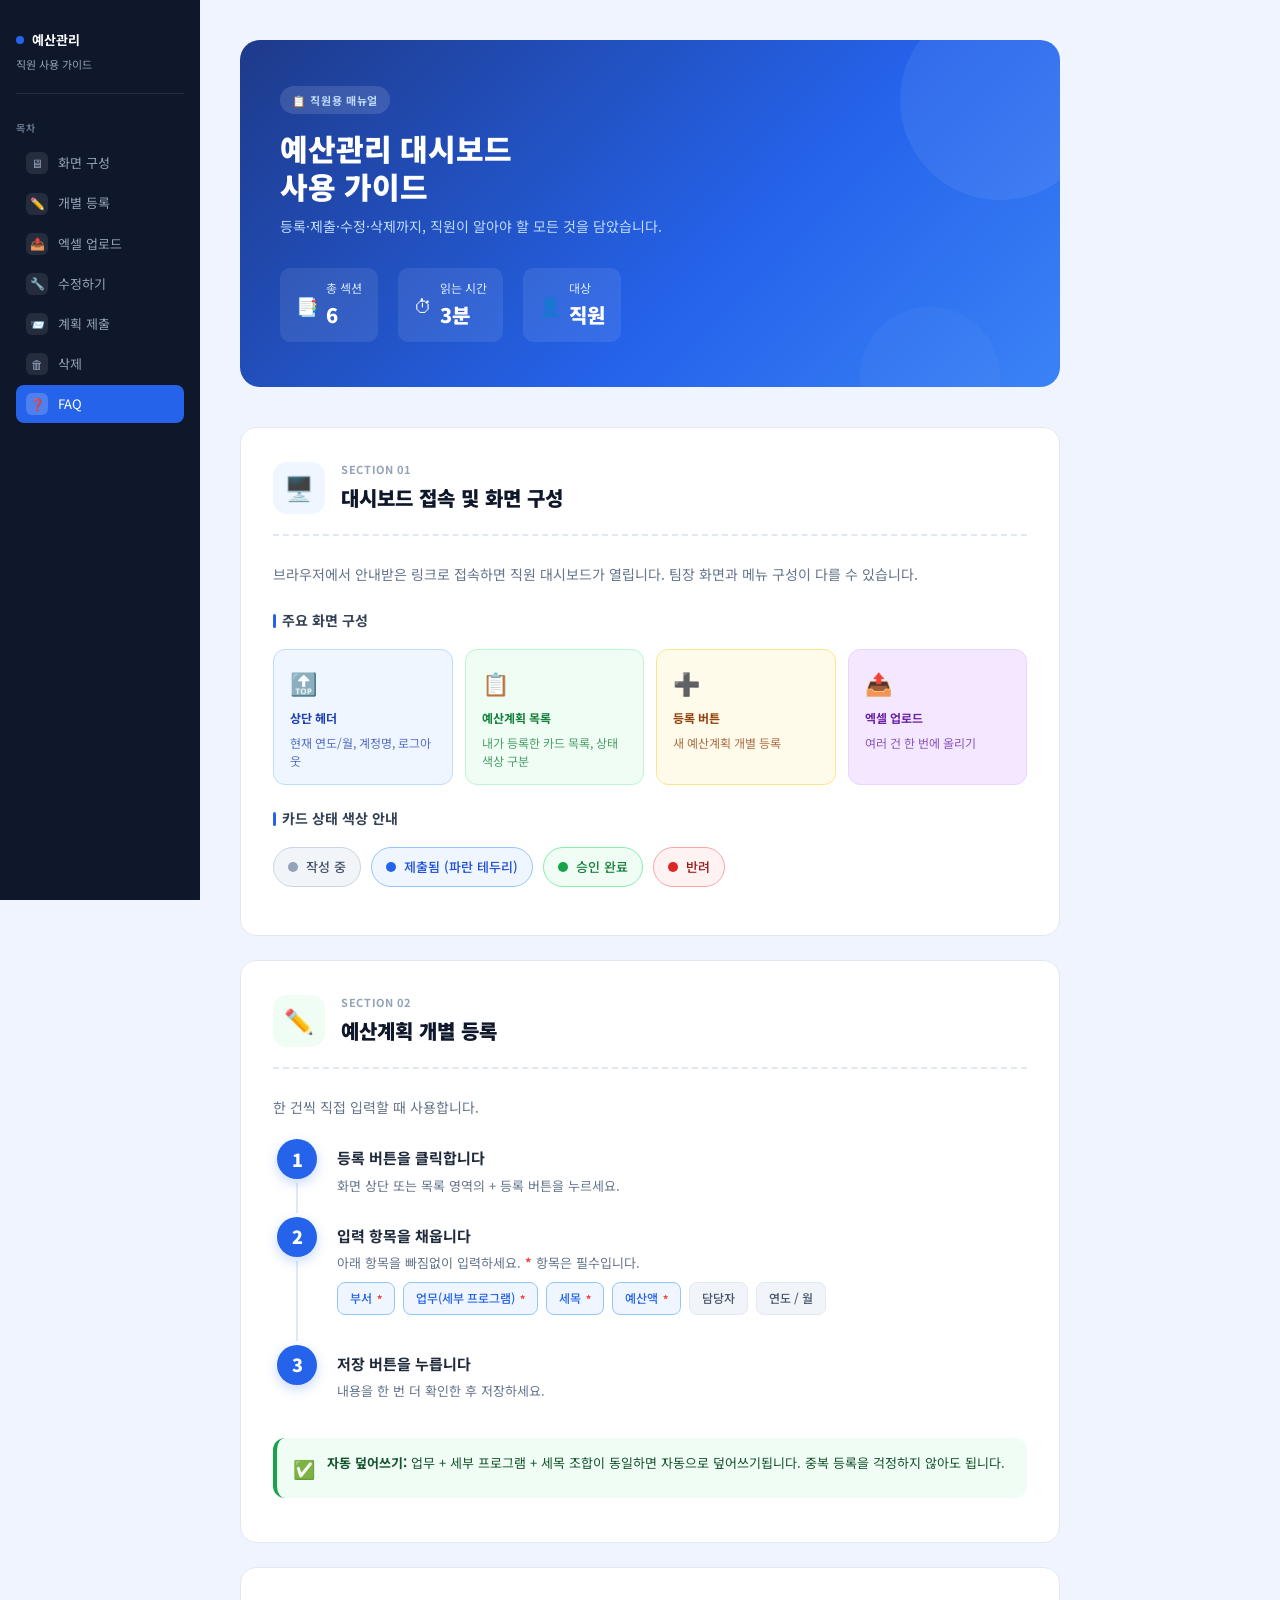
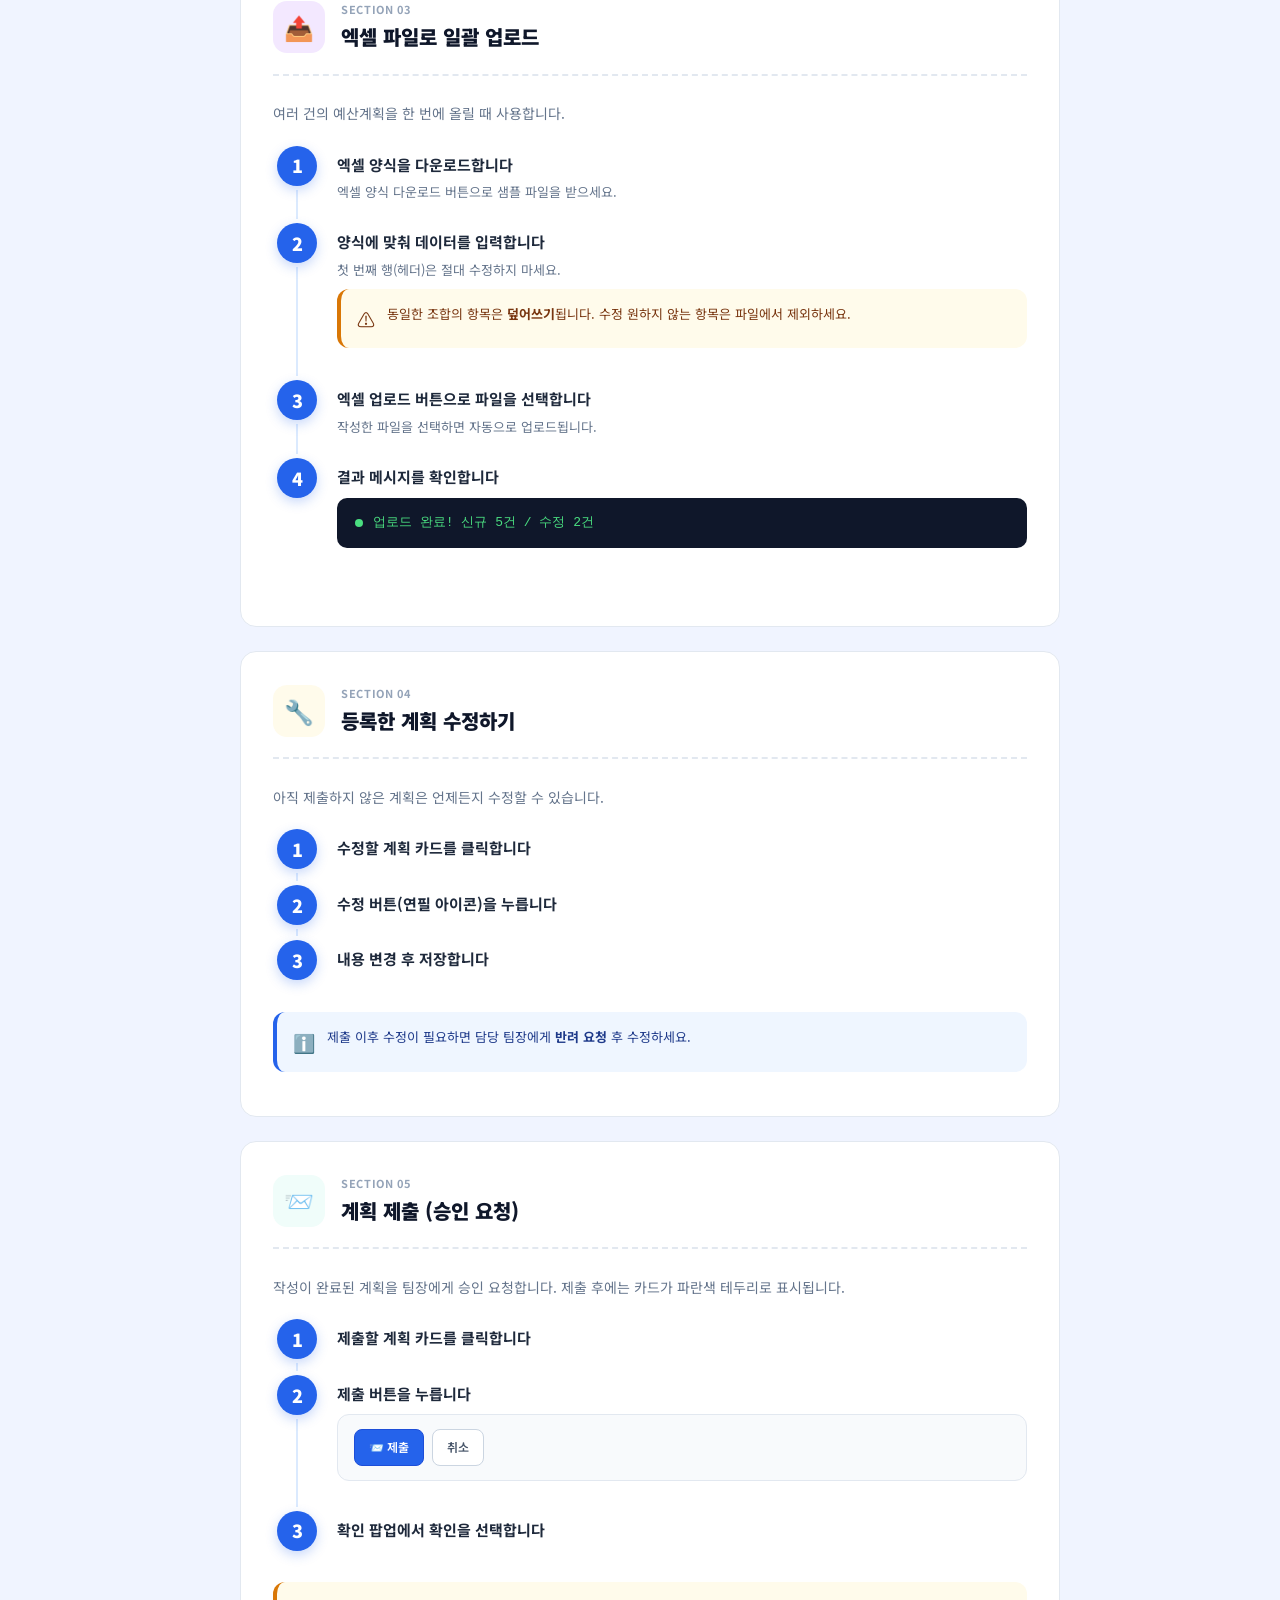
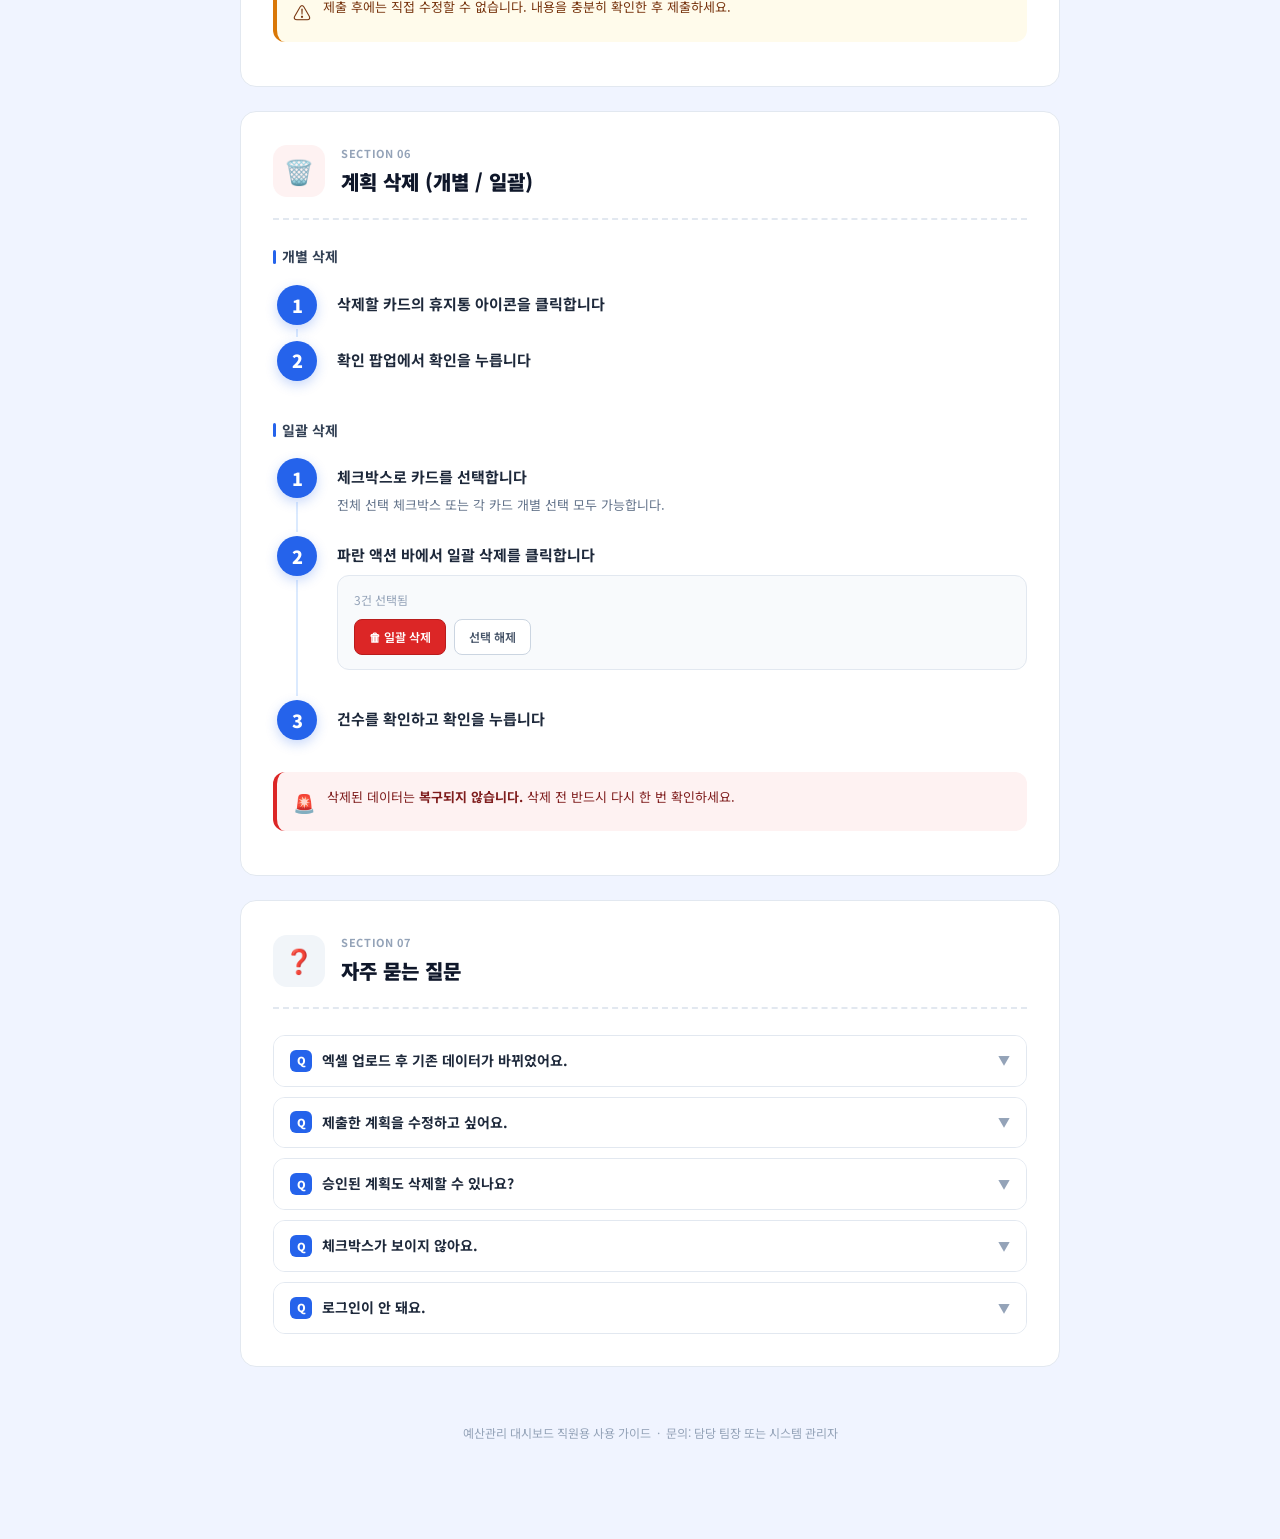
<file: manual.html>
<!DOCTYPE html>
<html lang="ko">
<head>
<meta charset="UTF-8">
<meta name="viewport" content="width=device-width, initial-scale=1.0">
<title>예산관리 대시보드 — 직원 사용 가이드</title>
<link href="https://fonts.googleapis.com/css2?family=Noto+Sans+KR:wght@400;500;700;900&display=swap" rel="stylesheet">
<style>
*, *::before, *::after { box-sizing: border-box; margin: 0; padding: 0; }
:root {
  --blue: #2563eb; --blue-d: #1d4ed8; --blue-l: #eff6ff; --blue-m: #dbeafe;
  --green: #16a34a; --green-l: #f0fdf4;
  --amber: #d97706; --amber-l: #fffbeb;
  --red: #dc2626; --red-l: #fef2f2;
  --gray-50: #f8fafc; --gray-100: #f1f5f9; --gray-200: #e2e8f0;
  --gray-300: #cbd5e1; --gray-400: #94a3b8; --gray-500: #64748b;
  --gray-600: #475569; --gray-700: #334155; --gray-800: #1e293b; --gray-900: #0f172a;
}
html { scroll-behavior: smooth; }
body { font-family: 'Noto Sans KR', sans-serif; background: #f0f4ff; color: var(--gray-800); line-height: 1.7; }

.sidebar {
  position: fixed; top: 0; left: 0; width: 200px; height: 100vh;
  background: var(--gray-900); padding: 1.8rem 1rem; overflow-y: auto; z-index: 100;
}
.sidebar-logo { display: flex; align-items: center; gap: 8px; font-size: 13px; font-weight: 700; color: #fff; margin-bottom: 4px; }
.logo-dot { width: 8px; height: 8px; border-radius: 50%; background: var(--blue); flex-shrink: 0; }
.sidebar-sub { font-size: 11px; color: var(--gray-400); margin-bottom: 1.6rem; padding-bottom: 1.2rem; border-bottom: 1px solid #ffffff18; }
.nav-section-label { font-size: 10px; color: var(--gray-500); letter-spacing: 0.08em; text-transform: uppercase; font-weight: 700; margin-bottom: 8px; }
.nav-item { display: flex; align-items: center; gap: 10px; padding: 8px 10px; border-radius: 8px; font-size: 13px; color: var(--gray-400); text-decoration: none; margin-bottom: 2px; transition: background 0.15s, color 0.15s; }
.nav-item:hover { background: #ffffff12; color: #fff; }
.nav-item.active { background: var(--blue); color: #fff; }
.nav-icon { width: 22px; height: 22px; border-radius: 6px; display: flex; align-items: center; justify-content: center; font-size: 12px; flex-shrink: 0; background: #ffffff18; }
.nav-item.active .nav-icon { background: #ffffff30; }

.main { margin-left: 200px; padding: 2.5rem 2.5rem 5rem; max-width: 900px; }

.hero {
  background: linear-gradient(135deg, #1e3a8a 0%, #2563eb 60%, #3b82f6 100%);
  border-radius: 20px; padding: 2.8rem 2.5rem; margin-bottom: 2.5rem;
  position: relative; overflow: hidden; color: #fff;
}
.hero::before { content: ''; position: absolute; top: -40px; right: -40px; width: 200px; height: 200px; background: #ffffff10; border-radius: 50%; }
.hero::after { content: ''; position: absolute; bottom: -60px; right: 60px; width: 140px; height: 140px; background: #ffffff08; border-radius: 50%; }
.hero-badge { display: inline-flex; align-items: center; gap: 6px; background: #ffffff20; color: #bfdbfe; font-size: 11px; font-weight: 700; letter-spacing: 0.06em; text-transform: uppercase; padding: 5px 12px; border-radius: 20px; margin-bottom: 16px; }
.hero h1 { font-size: 30px; font-weight: 900; line-height: 1.25; margin-bottom: 10px; }
.hero p { font-size: 14px; color: #bfdbfe; max-width: 480px; }
.hero-stats { display: flex; gap: 20px; margin-top: 1.8rem; flex-wrap: wrap; }
.hero-stat { background: #ffffff15; border-radius: 10px; padding: 10px 16px; display: flex; align-items: center; gap: 8px; }
.hero-stat-icon { font-size: 18px; }
.hero-stat-text { font-size: 12px; color: #dbeafe; }
.hero-stat-num { font-size: 20px; font-weight: 900; color: #fff; }

.section { background: #fff; border-radius: 16px; padding: 2rem; margin-bottom: 1.5rem; border: 1px solid var(--gray-200); scroll-margin-top: 2rem; }
.section-head { display: flex; align-items: center; gap: 16px; margin-bottom: 1.6rem; padding-bottom: 1.2rem; border-bottom: 2px dashed var(--gray-200); }
.sec-icon-wrap { width: 52px; height: 52px; border-radius: 14px; display: flex; align-items: center; justify-content: center; font-size: 24px; flex-shrink: 0; }
.sec-icon-wrap.blue { background: var(--blue-l); }
.sec-icon-wrap.green { background: var(--green-l); }
.sec-icon-wrap.amber { background: var(--amber-l); }
.sec-icon-wrap.red { background: var(--red-l); }
.sec-icon-wrap.purple { background: #f3e8ff; }
.sec-icon-wrap.teal { background: #f0fdfa; }
.sec-icon-wrap.gray { background: var(--gray-100); }
.sec-num-label { font-size: 11px; font-weight: 700; color: var(--gray-400); letter-spacing: 0.06em; text-transform: uppercase; margin-bottom: 2px; }
.section-head h2 { font-size: 20px; font-weight: 900; color: var(--gray-900); }
.section p.desc { font-size: 14px; color: var(--gray-500); margin-bottom: 1.2rem; line-height: 1.8; }
h3.sub { font-size: 14px; font-weight: 700; color: var(--gray-700); margin: 1.4rem 0 8px; display: flex; align-items: center; gap: 6px; }
h3.sub::before { content: ''; display: inline-block; width: 3px; height: 14px; background: var(--blue); border-radius: 2px; }

.steps { display: flex; flex-direction: column; gap: 0; margin: 1rem 0; }
.step-item { display: flex; gap: 0; align-items: stretch; }
.step-left { display: flex; flex-direction: column; align-items: center; width: 48px; flex-shrink: 0; }
.step-num { width: 40px; height: 40px; border-radius: 50%; background: var(--blue); color: #fff; font-size: 18px; font-weight: 900; display: flex; align-items: center; justify-content: center; flex-shrink: 0; box-shadow: 0 4px 12px #2563eb40; z-index: 1; }
.step-line { width: 2px; background: var(--blue-m); flex: 1; margin: 4px 0; }
.step-item:last-child .step-line { display: none; }
.step-body { padding: 6px 0 20px 16px; flex: 1; }
.step-body strong { font-size: 15px; font-weight: 700; color: var(--gray-800); display: block; margin-bottom: 4px; }
.step-body p { font-size: 13px; color: var(--gray-500); line-height: 1.7; }

.info-grid { display: grid; grid-template-columns: repeat(auto-fit, minmax(160px, 1fr)); gap: 12px; margin: 1rem 0; }
.info-card { border-radius: 12px; padding: 14px 16px; border: 1.5px solid; display: flex; flex-direction: column; gap: 6px; }
.info-card-icon { font-size: 22px; }
.info-card-label { font-size: 12px; font-weight: 700; }
.info-card-desc { font-size: 12px; opacity: 0.75; line-height: 1.5; }
.info-card.blue { background: var(--blue-l); border-color: #bfdbfe; color: #1e40af; }
.info-card.green { background: var(--green-l); border-color: #bbf7d0; color: #15803d; }
.info-card.amber { background: var(--amber-l); border-color: #fde68a; color: #92400e; }
.info-card.purple { background: #f3e8ff; border-color: #e9d5ff; color: #6b21a8; }

.status-row { display: flex; flex-wrap: wrap; gap: 10px; margin: 1rem 0; }
.status-badge { display: flex; align-items: center; gap: 8px; padding: 8px 14px; border-radius: 30px; font-size: 13px; font-weight: 500; border: 1.5px solid; }
.status-dot { width: 10px; height: 10px; border-radius: 50%; flex-shrink: 0; }
.status-badge.gray { background: var(--gray-100); border-color: var(--gray-300); color: var(--gray-600); }
.status-badge.blue { background: var(--blue-l); border-color: #93c5fd; color: #1d4ed8; }
.status-badge.green { background: var(--green-l); border-color: #86efac; color: #15803d; }
.status-badge.red { background: var(--red-l); border-color: #fca5a5; color: #991b1b; }

.field-wrap { display: flex; flex-wrap: wrap; gap: 8px; margin: 10px 0; }
.field-tag { display: flex; align-items: center; gap: 5px; padding: 5px 12px; border-radius: 8px; font-size: 12px; font-weight: 500; background: var(--gray-100); border: 1px solid var(--gray-200); color: var(--gray-600); }
.field-tag.req { background: var(--blue-l); border-color: #93c5fd; color: var(--blue); }
.tag-req { font-size: 10px; font-weight: 900; color: #ef4444; }

.callout { display: flex; gap: 12px; padding: 14px 16px; border-radius: 12px; margin: 12px 0; font-size: 13px; line-height: 1.7; align-items: flex-start; border-left: 4px solid; }
.callout-ico { font-size: 18px; flex-shrink: 0; margin-top: 1px; }
.callout.tip { background: var(--green-l); border-color: #16a34a; color: #14532d; }
.callout.warn { background: var(--amber-l); border-color: #d97706; color: #78350f; }
.callout.info { background: var(--blue-l); border-color: #2563eb; color: #1e3a8a; }
.callout.danger { background: var(--red-l); border-color: #dc2626; color: #7f1d1d; }

.upload-result { background: var(--gray-900); color: #4ade80; border-radius: 10px; padding: 14px 18px; font-size: 13px; font-family: monospace; display: flex; align-items: center; gap: 10px; margin: 10px 0; }
.upload-result-dot { width: 8px; height: 8px; border-radius: 50%; background: #4ade80; flex-shrink: 0; animation: blink 1.2s ease-in-out infinite; }
@keyframes blink { 0%,100% { opacity:1; } 50% { opacity:0.3; } }

.ui-preview { background: var(--gray-50); border: 1px solid var(--gray-200); border-radius: 12px; padding: 14px 16px; margin: 10px 0; }
.btn-row { display: flex; flex-wrap: wrap; gap: 8px; }
.btn-p { display: inline-flex; align-items: center; gap: 6px; padding: 7px 14px; border-radius: 8px; font-size: 12px; font-weight: 600; border: 1.5px solid; }
.btn-p.blue { background: var(--blue); color: #fff; border-color: var(--blue-d); }
.btn-p.red { background: #dc2626; color: #fff; border-color: #b91c1c; }
.btn-p.ghost { background: #fff; color: var(--gray-600); border-color: var(--gray-300); }

.faq-list { display: flex; flex-direction: column; gap: 10px; margin-top: 10px; }
.faq-item { border: 1.5px solid var(--gray-200); border-radius: 12px; overflow: hidden; }
.faq-q { display: flex; align-items: center; gap: 10px; padding: 13px 16px; font-size: 14px; font-weight: 700; color: var(--gray-800); cursor: pointer; background: #fff; user-select: none; }
.faq-q-badge { width: 22px; height: 22px; border-radius: 6px; background: var(--blue); color: #fff; font-size: 11px; font-weight: 900; display: flex; align-items: center; justify-content: center; flex-shrink: 0; }
.faq-q-chevron { margin-left: auto; color: var(--gray-400); font-size: 12px; transition: transform 0.2s; }
.faq-item.open .faq-q-chevron { transform: rotate(180deg); }
.faq-a { display: none; padding: 12px 16px 14px; font-size: 13px; color: var(--gray-500); line-height: 1.7; background: var(--gray-50); border-top: 1px solid var(--gray-100); }
.faq-item.open .faq-a { display: block; }

.footer { text-align: center; padding: 2rem 0 1rem; font-size: 12px; color: var(--gray-400); }

@media (max-width: 700px) {
  .sidebar { display: none; }
  .main { margin-left: 0; padding: 1.2rem 1rem 4rem; }
  .hero { padding: 1.8rem 1.4rem; }
  .hero h1 { font-size: 22px; }
  .section { padding: 1.4rem 1.2rem; }
}
</style>
</head>
<body>

<nav class="sidebar">
  <div class="sidebar-logo"><span class="logo-dot"></span> 예산관리</div>
  <div class="sidebar-sub">직원 사용 가이드</div>
  <div class="nav-section-label">목차</div>
  <a class="nav-item" href="#s1"><span class="nav-icon">🖥</span> 화면 구성</a>
  <a class="nav-item" href="#s2"><span class="nav-icon">✏️</span> 개별 등록</a>
  <a class="nav-item" href="#s3"><span class="nav-icon">📤</span> 엑셀 업로드</a>
  <a class="nav-item" href="#s4"><span class="nav-icon">🔧</span> 수정하기</a>
  <a class="nav-item" href="#s5"><span class="nav-icon">📨</span> 계획 제출</a>
  <a class="nav-item" href="#s6"><span class="nav-icon">🗑</span> 삭제</a>
  <a class="nav-item" href="#s7"><span class="nav-icon">❓</span> FAQ</a>
</nav>

<main class="main">
  <div class="hero">
    <div class="hero-badge">📋 직원용 매뉴얼</div>
    <h1>예산관리 대시보드<br>사용 가이드</h1>
    <p>등록·제출·수정·삭제까지, 직원이 알아야 할 모든 것을 담았습니다.</p>
    <div class="hero-stats">
      <div class="hero-stat"><span class="hero-stat-icon">📑</span><div><div class="hero-stat-text">총 섹션</div><div class="hero-stat-num">6</div></div></div>
      <div class="hero-stat"><span class="hero-stat-icon">⏱</span><div><div class="hero-stat-text">읽는 시간</div><div class="hero-stat-num">3분</div></div></div>
      <div class="hero-stat"><span class="hero-stat-icon">👤</span><div><div class="hero-stat-text">대상</div><div class="hero-stat-num">직원</div></div></div>
    </div>
  </div>

  <!-- 1 -->
  <div class="section" id="s1">
    <div class="section-head">
      <div class="sec-icon-wrap blue">🖥️</div>
      <div><div class="sec-num-label">Section 01</div><h2>대시보드 접속 및 화면 구성</h2></div>
    </div>
    <p class="desc">브라우저에서 안내받은 링크로 접속하면 직원 대시보드가 열립니다. 팀장 화면과 메뉴 구성이 다를 수 있습니다.</p>
    <h3 class="sub">주요 화면 구성</h3>
    <div class="info-grid">
      <div class="info-card blue"><span class="info-card-icon">🔝</span><span class="info-card-label">상단 헤더</span><span class="info-card-desc">현재 연도/월, 계정명, 로그아웃</span></div>
      <div class="info-card green"><span class="info-card-icon">📋</span><span class="info-card-label">예산계획 목록</span><span class="info-card-desc">내가 등록한 카드 목록, 상태 색상 구분</span></div>
      <div class="info-card amber"><span class="info-card-icon">➕</span><span class="info-card-label">등록 버튼</span><span class="info-card-desc">새 예산계획 개별 등록</span></div>
      <div class="info-card purple"><span class="info-card-icon">📤</span><span class="info-card-label">엑셀 업로드</span><span class="info-card-desc">여러 건 한 번에 올리기</span></div>
    </div>
    <h3 class="sub">카드 상태 색상 안내</h3>
    <div class="status-row">
      <div class="status-badge gray"><div class="status-dot" style="background:#94a3b8"></div> 작성 중</div>
      <div class="status-badge blue"><div class="status-dot" style="background:#2563eb"></div> 제출됨 (파란 테두리)</div>
      <div class="status-badge green"><div class="status-dot" style="background:#16a34a"></div> 승인 완료</div>
      <div class="status-badge red"><div class="status-dot" style="background:#dc2626"></div> 반려</div>
    </div>
  </div>

  <!-- 2 -->
  <div class="section" id="s2">
    <div class="section-head">
      <div class="sec-icon-wrap green">✏️</div>
      <div><div class="sec-num-label">Section 02</div><h2>예산계획 개별 등록</h2></div>
    </div>
    <p class="desc">한 건씩 직접 입력할 때 사용합니다.</p>
    <div class="steps">
      <div class="step-item">
        <div class="step-left"><div class="step-num">1</div><div class="step-line"></div></div>
        <div class="step-body"><strong>등록 버튼을 클릭합니다</strong><p>화면 상단 또는 목록 영역의 + 등록 버튼을 누르세요.</p></div>
      </div>
      <div class="step-item">
        <div class="step-left"><div class="step-num">2</div><div class="step-line"></div></div>
        <div class="step-body">
          <strong>입력 항목을 채웁니다</strong>
          <p>아래 항목을 빠짐없이 입력하세요. <span style="color:#ef4444;font-weight:700">*</span> 항목은 필수입니다.</p>
          <div class="field-wrap" style="margin-top:8px">
            <span class="field-tag req">부서 <span class="tag-req">*</span></span>
            <span class="field-tag req">업무(세부 프로그램) <span class="tag-req">*</span></span>
            <span class="field-tag req">세목 <span class="tag-req">*</span></span>
            <span class="field-tag req">예산액 <span class="tag-req">*</span></span>
            <span class="field-tag">담당자</span>
            <span class="field-tag">연도 / 월</span>
          </div>
        </div>
      </div>
      <div class="step-item">
        <div class="step-left"><div class="step-num">3</div></div>
        <div class="step-body"><strong>저장 버튼을 누릅니다</strong><p>내용을 한 번 더 확인한 후 저장하세요.</p></div>
      </div>
    </div>
    <div class="callout tip"><span class="callout-ico">✅</span><span><b>자동 덮어쓰기:</b> 업무 + 세부 프로그램 + 세목 조합이 동일하면 자동으로 덮어쓰기됩니다. 중복 등록을 걱정하지 않아도 됩니다.</span></div>
  </div>

  <!-- 3 -->
  <div class="section" id="s3">
    <div class="section-head">
      <div class="sec-icon-wrap purple">📤</div>
      <div><div class="sec-num-label">Section 03</div><h2>엑셀 파일로 일괄 업로드</h2></div>
    </div>
    <p class="desc">여러 건의 예산계획을 한 번에 올릴 때 사용합니다.</p>
    <div class="steps">
      <div class="step-item">
        <div class="step-left"><div class="step-num">1</div><div class="step-line"></div></div>
        <div class="step-body"><strong>엑셀 양식을 다운로드합니다</strong><p>엑셀 양식 다운로드 버튼으로 샘플 파일을 받으세요.</p></div>
      </div>
      <div class="step-item">
        <div class="step-left"><div class="step-num">2</div><div class="step-line"></div></div>
        <div class="step-body">
          <strong>양식에 맞춰 데이터를 입력합니다</strong>
          <p>첫 번째 행(헤더)은 절대 수정하지 마세요.</p>
          <div class="callout warn" style="margin-top:8px"><span class="callout-ico">⚠️</span><span>동일한 조합의 항목은 <b>덮어쓰기</b>됩니다. 수정 원하지 않는 항목은 파일에서 제외하세요.</span></div>
        </div>
      </div>
      <div class="step-item">
        <div class="step-left"><div class="step-num">3</div><div class="step-line"></div></div>
        <div class="step-body"><strong>엑셀 업로드 버튼으로 파일을 선택합니다</strong><p>작성한 파일을 선택하면 자동으로 업로드됩니다.</p></div>
      </div>
      <div class="step-item">
        <div class="step-left"><div class="step-num">4</div></div>
        <div class="step-body">
          <strong>결과 메시지를 확인합니다</strong>
          <div class="upload-result" style="margin-top:8px"><div class="upload-result-dot"></div>업로드 완료! 신규 5건 / 수정 2건</div>
        </div>
      </div>
    </div>
  </div>

  <!-- 4 -->
  <div class="section" id="s4">
    <div class="section-head">
      <div class="sec-icon-wrap amber">🔧</div>
      <div><div class="sec-num-label">Section 04</div><h2>등록한 계획 수정하기</h2></div>
    </div>
    <p class="desc">아직 제출하지 않은 계획은 언제든지 수정할 수 있습니다.</p>
    <div class="steps">
      <div class="step-item">
        <div class="step-left"><div class="step-num">1</div><div class="step-line"></div></div>
        <div class="step-body"><strong>수정할 계획 카드를 클릭합니다</strong></div>
      </div>
      <div class="step-item">
        <div class="step-left"><div class="step-num">2</div><div class="step-line"></div></div>
        <div class="step-body"><strong>수정 버튼(연필 아이콘)을 누릅니다</strong></div>
      </div>
      <div class="step-item">
        <div class="step-left"><div class="step-num">3</div></div>
        <div class="step-body"><strong>내용 변경 후 저장합니다</strong></div>
      </div>
    </div>
    <div class="callout info"><span class="callout-ico">ℹ️</span><span>제출 이후 수정이 필요하면 담당 팀장에게 <b>반려 요청</b> 후 수정하세요.</span></div>
  </div>

  <!-- 5 -->
  <div class="section" id="s5">
    <div class="section-head">
      <div class="sec-icon-wrap teal">📨</div>
      <div><div class="sec-num-label">Section 05</div><h2>계획 제출 (승인 요청)</h2></div>
    </div>
    <p class="desc">작성이 완료된 계획을 팀장에게 승인 요청합니다. 제출 후에는 카드가 파란색 테두리로 표시됩니다.</p>
    <div class="steps">
      <div class="step-item">
        <div class="step-left"><div class="step-num">1</div><div class="step-line"></div></div>
        <div class="step-body"><strong>제출할 계획 카드를 클릭합니다</strong></div>
      </div>
      <div class="step-item">
        <div class="step-left"><div class="step-num">2</div><div class="step-line"></div></div>
        <div class="step-body">
          <strong>제출 버튼을 누릅니다</strong>
          <div class="ui-preview" style="margin-top:8px"><div class="btn-row"><span class="btn-p blue">📨 제출</span><span class="btn-p ghost">취소</span></div></div>
        </div>
      </div>
      <div class="step-item">
        <div class="step-left"><div class="step-num">3</div></div>
        <div class="step-body"><strong>확인 팝업에서 확인을 선택합니다</strong></div>
      </div>
    </div>
    <div class="callout warn"><span class="callout-ico">⚠️</span><span>제출 후에는 직접 수정할 수 없습니다. 내용을 충분히 확인한 후 제출하세요.</span></div>
  </div>

  <!-- 6 -->
  <div class="section" id="s6">
    <div class="section-head">
      <div class="sec-icon-wrap red">🗑️</div>
      <div><div class="sec-num-label">Section 06</div><h2>계획 삭제 (개별 / 일괄)</h2></div>
    </div>
    <h3 class="sub">개별 삭제</h3>
    <div class="steps">
      <div class="step-item">
        <div class="step-left"><div class="step-num">1</div><div class="step-line"></div></div>
        <div class="step-body"><strong>삭제할 카드의 휴지통 아이콘을 클릭합니다</strong></div>
      </div>
      <div class="step-item">
        <div class="step-left"><div class="step-num">2</div></div>
        <div class="step-body"><strong>확인 팝업에서 확인을 누릅니다</strong></div>
      </div>
    </div>
    <h3 class="sub">일괄 삭제</h3>
    <div class="steps">
      <div class="step-item">
        <div class="step-left"><div class="step-num">1</div><div class="step-line"></div></div>
        <div class="step-body"><strong>체크박스로 카드를 선택합니다</strong><p>전체 선택 체크박스 또는 각 카드 개별 선택 모두 가능합니다.</p></div>
      </div>
      <div class="step-item">
        <div class="step-left"><div class="step-num">2</div><div class="step-line"></div></div>
        <div class="step-body">
          <strong>파란 액션 바에서 일괄 삭제를 클릭합니다</strong>
          <div class="ui-preview" style="margin-top:8px">
            <div style="font-size:12px;color:var(--gray-400);margin-bottom:8px">3건 선택됨</div>
            <div class="btn-row"><span class="btn-p red">🗑 일괄 삭제</span><span class="btn-p ghost">선택 해제</span></div>
          </div>
        </div>
      </div>
      <div class="step-item">
        <div class="step-left"><div class="step-num">3</div></div>
        <div class="step-body"><strong>건수를 확인하고 확인을 누릅니다</strong></div>
      </div>
    </div>
    <div class="callout danger"><span class="callout-ico">🚨</span><span>삭제된 데이터는 <b>복구되지 않습니다.</b> 삭제 전 반드시 다시 한 번 확인하세요.</span></div>
  </div>

  <!-- 7 FAQ -->
  <div class="section" id="s7">
    <div class="section-head">
      <div class="sec-icon-wrap gray">❓</div>
      <div><div class="sec-num-label">Section 07</div><h2>자주 묻는 질문</h2></div>
    </div>
    <div class="faq-list">
      <div class="faq-item">
        <div class="faq-q" onclick="toggleFaq(this)"><span class="faq-q-badge">Q</span><span>엑셀 업로드 후 기존 데이터가 바뀌었어요.</span><span class="faq-q-chevron">▼</span></div>
        <div class="faq-a">같은 업무 + 세부 프로그램 + 세목 조합이면 덮어쓰기됩니다. 원래 내용이 새 파일 내용으로 교체된 것입니다.</div>
      </div>
      <div class="faq-item">
        <div class="faq-q" onclick="toggleFaq(this)"><span class="faq-q-badge">Q</span><span>제출한 계획을 수정하고 싶어요.</span><span class="faq-q-chevron">▼</span></div>
        <div class="faq-a">팀장에게 반려 요청을 하면 다시 수정 가능한 상태로 돌아옵니다.</div>
      </div>
      <div class="faq-item">
        <div class="faq-q" onclick="toggleFaq(this)"><span class="faq-q-badge">Q</span><span>승인된 계획도 삭제할 수 있나요?</span><span class="faq-q-chevron">▼</span></div>
        <div class="faq-a">권한에 따라 다를 수 있습니다. 승인된 계획 삭제가 필요하면 팀장에게 문의하세요.</div>
      </div>
      <div class="faq-item">
        <div class="faq-q" onclick="toggleFaq(this)"><span class="faq-q-badge">Q</span><span>체크박스가 보이지 않아요.</span><span class="faq-q-chevron">▼</span></div>
        <div class="faq-a">카드가 하나 이상 있을 때만 표시됩니다. 계획을 먼저 등록하세요.</div>
      </div>
      <div class="faq-item">
        <div class="faq-q" onclick="toggleFaq(this)"><span class="faq-q-badge">Q</span><span>로그인이 안 돼요.</span><span class="faq-q-chevron">▼</span></div>
        <div class="faq-a">아이디/비밀번호를 확인하거나, 담당 관리자에게 계정 초기화를 요청하세요.</div>
      </div>
    </div>
  </div>

  <div class="footer">예산관리 대시보드 직원용 사용 가이드 &nbsp;·&nbsp; 문의: 담당 팀장 또는 시스템 관리자</div>
</main>

<script>
  function toggleFaq(el) { el.closest('.faq-item').classList.toggle('open'); }
  const navItems = document.querySelectorAll('.nav-item');
  const sections = document.querySelectorAll('.section');
  const observer = new IntersectionObserver(entries => {
    entries.forEach(e => {
      if (e.isIntersecting) {
        navItems.forEach(a => a.classList.remove('active'));
        const t = document.querySelector(`.nav-item[href="#${e.target.id}"]`);
        if (t) t.classList.add('active');
      }
    });
  }, { rootMargin: '-20% 0px -70% 0px' });
  sections.forEach(s => observer.observe(s));
</script>
</body>
</html>
</file>
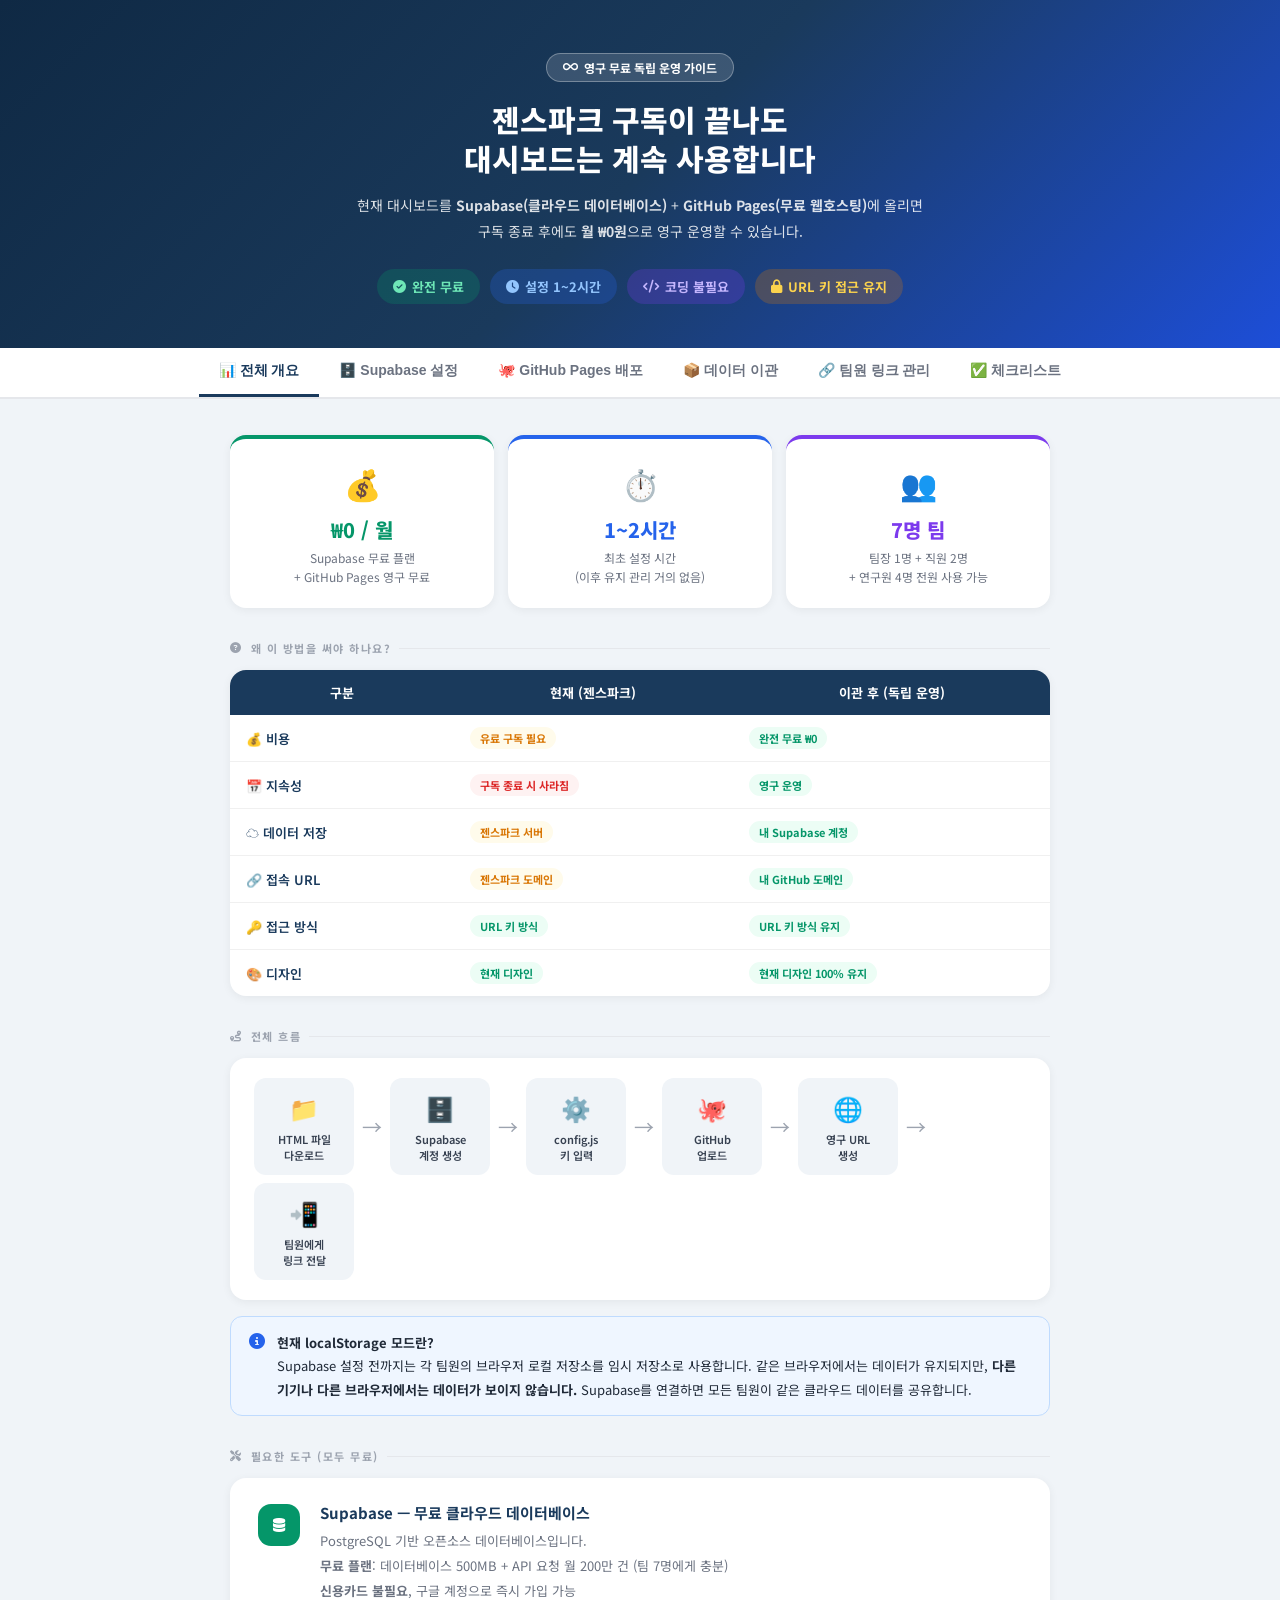
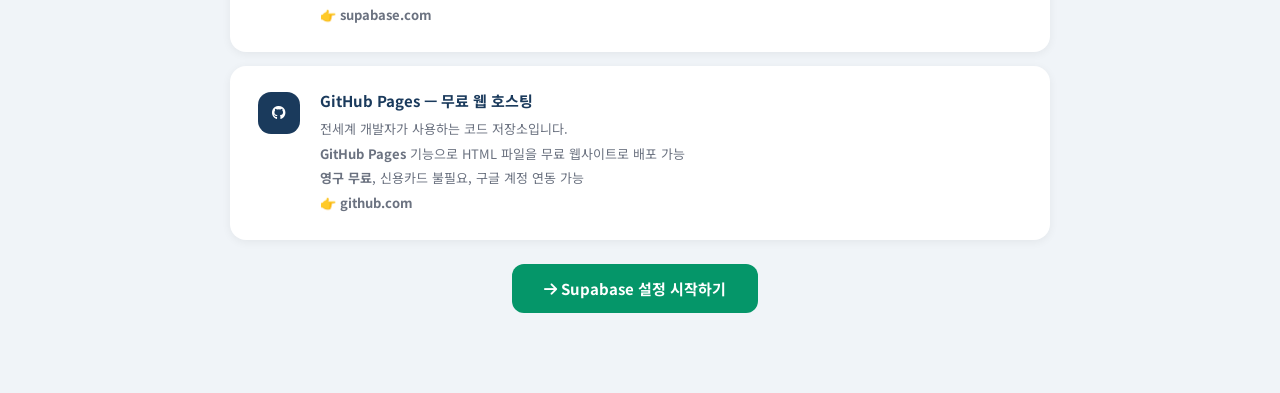
<file: setup.html>
<!DOCTYPE html>
<html lang="ko">
<head>
    <meta charset="UTF-8">
    <meta name="viewport" content="width=device-width, initial-scale=1.0">
    <title>영구 무료 독립 운영 가이드 | 비교과센터 대시보드</title>
    <link href="https://fonts.googleapis.com/css2?family=Noto+Sans+KR:wght@300;400;500;600;700;800&display=swap" rel="stylesheet">
    <link rel="stylesheet" href="https://cdn.jsdelivr.net/npm/@fortawesome/fontawesome-free@6.4.0/css/all.min.css">
    <style>
        * { margin:0; padding:0; box-sizing:border-box; }
        body { font-family:'Noto Sans KR',sans-serif; background:#f0f4f8; color:#1f2937; }

        /* ── HERO ── */
        .hero {
            background:linear-gradient(135deg,#0f2944 0%,#1a3a5c 50%,#1d4ed8 100%);
            color:white; padding:52px 24px 44px; text-align:center;
        }
        .hero .badge { display:inline-flex; align-items:center; gap:6px; background:rgba(255,255,255,0.15);
            border:1px solid rgba(255,255,255,0.3); border-radius:20px; padding:5px 16px;
            font-size:12px; font-weight:700; margin-bottom:18px; }
        .hero h1 { font-size:30px; font-weight:800; margin-bottom:14px; line-height:1.3; }
        .hero p  { font-size:14px; color:rgba(255,255,255,0.85); line-height:1.9; max-width:620px; margin:0 auto 24px; }
        .hero-badges { display:flex; justify-content:center; gap:10px; flex-wrap:wrap; }
        .hero-badge { display:inline-flex; align-items:center; gap:6px; padding:8px 16px;
            border-radius:30px; font-size:13px; font-weight:700; }

        /* ── NAV TABS ── */
        .tab-nav { background:white; border-bottom:2px solid #e5e7eb; position:sticky; top:0; z-index:100;
            display:flex; justify-content:center; gap:0; padding:0 16px; overflow-x:auto; }
        .tab-btn { padding:14px 20px; font-size:14px; font-weight:600; color:#6b7280; border:none;
            background:none; cursor:pointer; border-bottom:3px solid transparent; transition:all 0.2s;
            white-space:nowrap; }
        .tab-btn:hover { color:#1a3a5c; }
        .tab-btn.active { color:#1a3a5c; border-bottom-color:#1a3a5c; }

        /* ── CONTAINER ── */
        .container { max-width:860px; margin:0 auto; padding:36px 20px 80px; }
        .tab-panel { display:none; }
        .tab-panel.active { display:block; }

        /* ── SECTION TITLE ── */
        .sec-title { font-size:11px; font-weight:700; color:#9ca3af; letter-spacing:1.5px;
            text-transform:uppercase; margin:32px 0 14px; display:flex; align-items:center; gap:8px; }
        .sec-title::after { content:''; flex:1; height:1px; background:#e5e7eb; }

        /* ── SUMMARY GRID ── */
        .sum-grid { display:grid; grid-template-columns:repeat(3,1fr); gap:14px; margin-bottom:32px; }
        .sum-card { background:white; border-radius:16px; padding:22px 18px; text-align:center;
            box-shadow:0 2px 10px rgba(0,0,0,0.06); border-top:4px solid; }
        .sum-card .icon { font-size:30px; margin-bottom:10px; }
        .sum-card h3 { font-size:20px; font-weight:800; margin-bottom:4px; }
        .sum-card p  { font-size:12px; color:#6b7280; line-height:1.6; }

        /* ── COMPARISON TABLE ── */
        .cmp-table { width:100%; border-collapse:collapse; background:white;
            border-radius:16px; overflow:hidden; box-shadow:0 2px 10px rgba(0,0,0,0.06);
            margin-bottom:24px; }
        .cmp-table th { background:#1a3a5c; color:white; padding:13px 16px; font-size:13px; }
        .cmp-table td { padding:12px 16px; border-bottom:1px solid #f0f0f0; font-size:13px; vertical-align:middle; }
        .cmp-table tr:last-child td { border-bottom:none; }
        .cmp-table tr:hover td { background:#f9fafb; }
        .cmp-table td:first-child { font-weight:600; color:#1a3a5c; }
        .badge-ok  { display:inline-block; padding:3px 10px; border-radius:12px; font-size:11px;
            font-weight:700; background:#ecfdf5; color:#059669; }
        .badge-warn{ display:inline-block; padding:3px 10px; border-radius:12px; font-size:11px;
            font-weight:700; background:#fffbeb; color:#d97706; }
        .badge-no  { display:inline-block; padding:3px 10px; border-radius:12px; font-size:11px;
            font-weight:700; background:#fef2f2; color:#dc2626; }

        /* ── STEP CARD ── */
        .step-card { background:white; border-radius:16px; padding:24px 28px; margin-bottom:14px;
            box-shadow:0 2px 10px rgba(0,0,0,0.06); display:flex; gap:20px; align-items:flex-start; }
        .step-num { width:42px; height:42px; border-radius:13px; display:flex; align-items:center;
            justify-content:center; font-size:17px; font-weight:800; color:white; flex-shrink:0; margin-top:2px; }
        .step-body { flex:1; min-width:0; }
        .step-body h3 { font-size:15px; font-weight:700; color:#1a3a5c; margin-bottom:6px; display:flex;
            align-items:center; gap:8px; flex-wrap:wrap; }
        .step-body p  { font-size:13px; color:#6b7280; line-height:1.9; margin-bottom:10px; }
        .step-body p:last-child { margin-bottom:0; }
        code { background:#f0f4f8; padding:2px 6px; border-radius:5px; font-size:12px;
            font-family:'Courier New',monospace; color:#374151; }

        /* ── CODE BLOCK ── */
        .code-block { background:#1e293b; border-radius:12px; padding:18px 20px;
            font-family:'Courier New',monospace; font-size:13px; color:#e2e8f0;
            margin:10px 0; position:relative; overflow-x:auto; line-height:1.7; }
        .code-block .cmt { color:#64748b; }
        .code-block .kw  { color:#7dd3fc; }
        .code-block .val { color:#86efac; }
        .code-block .str { color:#fbbf24; }
        .copy-btn { position:absolute; top:10px; right:10px; background:#334155; color:#94a3b8;
            border:none; border-radius:6px; padding:4px 12px; font-size:11px; cursor:pointer;
            font-family:'Noto Sans KR',sans-serif; transition:all 0.2s; }
        .copy-btn:hover { background:#475569; color:white; }

        /* ── SQL BLOCK ── */
        .sql-block { background:#0f172a; border-radius:12px; padding:18px 20px;
            font-family:'Courier New',monospace; font-size:12px; color:#e2e8f0;
            margin:10px 0; overflow-x:auto; position:relative; line-height:1.7; }
        .sql-kw { color:#c084fc; }
        .sql-tbl{ color:#67e8f9; }
        .sql-typ{ color:#fb923c; }
        .sql-str{ color:#86efac; }
        .sql-cmt{ color:#475569; }

        /* ── HIGHLIGHT BOX ── */
        .hl { border-radius:12px; padding:14px 18px; margin:12px 0; display:flex;
            gap:12px; align-items:flex-start; font-size:13px; line-height:1.8; }
        .hl.blue   { background:#eff6ff; border:1.5px solid #bfdbfe; }
        .hl.green  { background:#ecfdf5; border:1.5px solid #a7f3d0; }
        .hl.yellow { background:#fffbeb; border:1.5px solid #fde68a; }
        .hl.red    { background:#fef2f2; border:1.5px solid #fecaca; }
        .hl i { font-size:16px; margin-top:2px; flex-shrink:0; }
        .hl.blue   i { color:#2563eb; }
        .hl.green  i { color:#059669; }
        .hl.yellow i { color:#d97706; }
        .hl.red    i { color:#dc2626; }

        /* ── INFO TABLE ── */
        .info-table { width:100%; border-collapse:collapse; font-size:13px; margin:10px 0; }
        .info-table th { background:#1a3a5c; color:white; padding:10px 14px; text-align:left; font-size:12px; }
        .info-table td { padding:9px 14px; border-bottom:1px solid #f0f0f0; color:#374151; }
        .info-table tr:last-child td { border-bottom:none; }

        /* ── CHECKLIST ── */
        .checklist { background:white; border-radius:16px; padding:24px 28px;
            box-shadow:0 2px 10px rgba(0,0,0,0.06); }
        .checklist h3 { font-size:16px; font-weight:700; color:#1a3a5c; margin-bottom:16px; }
        .check-item { display:flex; align-items:center; gap:12px; padding:10px 0;
            border-bottom:1px solid #f5f5f5; cursor:pointer; }
        .check-item:last-child { border-bottom:none; }
        .check-item input[type=checkbox] { width:18px; height:18px; accent-color:#059669; cursor:pointer; flex-shrink:0; }
        .check-item label { font-size:14px; color:#374151; cursor:pointer; flex:1; }
        .tag { font-size:10px; font-weight:700; padding:2px 8px; border-radius:10px; white-space:nowrap; }

        /* ── FLOW DIAGRAM ── */
        .flow { display:flex; align-items:center; gap:8px; flex-wrap:wrap;
            background:white; border-radius:16px; padding:20px 24px;
            box-shadow:0 2px 10px rgba(0,0,0,0.06); margin-bottom:16px; }
        .flow-item { display:flex; flex-direction:column; align-items:center; gap:6px;
            background:#f0f4f8; border-radius:12px; padding:12px 16px; text-align:center; min-width:100px; }
        .flow-item .fi { font-size:24px; }
        .flow-item span { font-size:11px; font-weight:600; color:#374151; }
        .flow-arrow { font-size:20px; color:#9ca3af; }

        /* ── URL CARD ── */
        .url-card { background:white; border-radius:12px; padding:16px 20px;
            box-shadow:0 2px 10px rgba(0,0,0,0.06); margin-bottom:10px;
            display:flex; align-items:center; gap:14px; }
        .url-card .who { font-size:12px; font-weight:700; padding:4px 10px; border-radius:8px;
            min-width:80px; text-align:center; }
        .url-card .url-text { font-size:12px; font-family:'Courier New',monospace; color:#374151;
            flex:1; overflow-x:auto; white-space:nowrap; }
        .url-card .copy-url { background:#f0f4f8; border:none; border-radius:6px; padding:4px 10px;
            font-size:11px; cursor:pointer; font-family:'Noto Sans KR',sans-serif; transition:all 0.2s;
            white-space:nowrap; }
        .url-card .copy-url:hover { background:#e5e7eb; }

        /* ── FINISH BANNER ── */
        .finish-banner { background:linear-gradient(135deg,#1a3a5c,#0d6efd); border-radius:16px;
            padding:32px; margin-top:28px; color:white; text-align:center; }
        .finish-banner h2 { font-size:20px; font-weight:800; margin-bottom:10px; }
        .finish-banner p  { font-size:13px; color:rgba(255,255,255,0.85); line-height:1.9; }

        /* ── SCREEN MOCK ── */
        .screen-mock { background:white; border-radius:12px; border:1.5px solid #e5e7eb;
            overflow:hidden; margin:12px 0; }
        .screen-mock .bar { background:#f3f4f6; padding:8px 14px; display:flex; align-items:center;
            gap:6px; border-bottom:1px solid #e5e7eb; }
        .screen-mock .dot { width:10px; height:10px; border-radius:50%; }
        .screen-mock .url { font-size:11px; color:#9ca3af; font-family:'Courier New',monospace; margin-left:6px; }
        .screen-mock .body { padding:16px 18px; font-size:13px; color:#374151; }

        @media(max-width:640px) {
            .sum-grid { grid-template-columns:1fr; }
            .step-card { flex-direction:column; gap:12px; }
            .hero h1 { font-size:22px; }
            .flow { flex-direction:column; }
            .flow-arrow { transform:rotate(90deg); }
        }
    </style>
</head>
<body>

<!-- HERO -->
<div class="hero">
    <div class="badge"><i class="fas fa-infinity"></i> 영구 무료 독립 운영 가이드</div>
    <h1>젠스파크 구독이 끝나도<br>대시보드는 계속 사용합니다</h1>
    <p>
        현재 대시보드를 <strong>Supabase(클라우드 데이터베이스)</strong> +
        <strong>GitHub Pages(무료 웹호스팅)</strong>에 올리면<br>
        구독 종료 후에도 <strong>월 ₩0원</strong>으로 영구 운영할 수 있습니다.
    </p>
    <div class="hero-badges">
        <div class="hero-badge" style="background:rgba(5,150,105,0.25);color:#6ee7b7">
            <i class="fas fa-check-circle"></i> 완전 무료
        </div>
        <div class="hero-badge" style="background:rgba(37,99,235,0.25);color:#93c5fd">
            <i class="fas fa-clock"></i> 설정 1~2시간
        </div>
        <div class="hero-badge" style="background:rgba(124,58,237,0.25);color:#c4b5fd">
            <i class="fas fa-code"></i> 코딩 불필요
        </div>
        <div class="hero-badge" style="background:rgba(217,119,6,0.25);color:#fcd34d">
            <i class="fas fa-lock"></i> URL 키 접근 유지
        </div>
    </div>
</div>

<!-- TAB NAV -->
<div class="tab-nav">
    <button class="tab-btn active" onclick="showTab('overview')">📊 전체 개요</button>
    <button class="tab-btn" onclick="showTab('supabase')">🗄️ Supabase 설정</button>
    <button class="tab-btn" onclick="showTab('github')">🐙 GitHub Pages 배포</button>
    <button class="tab-btn" onclick="showTab('export')">📦 데이터 이관</button>
    <button class="tab-btn" onclick="showTab('links')">🔗 팀원 링크 관리</button>
    <button class="tab-btn" onclick="showTab('checklist')">✅ 체크리스트</button>
</div>

<div class="container">

<!-- ══════════════════════════════════════════════════
     TAB 1: 전체 개요
══════════════════════════════════════════════════ -->
<div id="tab-overview" class="tab-panel active">

    <div class="sum-grid">
        <div class="sum-card" style="border-color:#059669">
            <div class="icon">💰</div>
            <h3 style="color:#059669">₩0 / 월</h3>
            <p>Supabase 무료 플랜<br>+ GitHub Pages 영구 무료</p>
        </div>
        <div class="sum-card" style="border-color:#2563eb">
            <div class="icon">⏱️</div>
            <h3 style="color:#2563eb">1~2시간</h3>
            <p>최초 설정 시간<br>(이후 유지 관리 거의 없음)</p>
        </div>
        <div class="sum-card" style="border-color:#7c3aed">
            <div class="icon">👥</div>
            <h3 style="color:#7c3aed">7명 팀</h3>
            <p>팀장 1명 + 직원 2명<br>+ 연구원 4명 전원 사용 가능</p>
        </div>
    </div>

    <div class="sec-title"><i class="fas fa-question-circle"></i> 왜 이 방법을 써야 하나요?</div>

    <table class="cmp-table">
        <thead>
            <tr>
                <th>구분</th>
                <th>현재 (젠스파크)</th>
                <th>이관 후 (독립 운영)</th>
            </tr>
        </thead>
        <tbody>
            <tr>
                <td>💰 비용</td>
                <td><span class="badge-warn">유료 구독 필요</span></td>
                <td><span class="badge-ok">완전 무료 ₩0</span></td>
            </tr>
            <tr>
                <td>📅 지속성</td>
                <td><span class="badge-no">구독 종료 시 사라짐</span></td>
                <td><span class="badge-ok">영구 운영</span></td>
            </tr>
            <tr>
                <td>☁️ 데이터 저장</td>
                <td><span class="badge-warn">젠스파크 서버</span></td>
                <td><span class="badge-ok">내 Supabase 계정</span></td>
            </tr>
            <tr>
                <td>🔗 접속 URL</td>
                <td><span class="badge-warn">젠스파크 도메인</span></td>
                <td><span class="badge-ok">내 GitHub 도메인</span></td>
            </tr>
            <tr>
                <td>🔑 접근 방식</td>
                <td><span class="badge-ok">URL 키 방식</span></td>
                <td><span class="badge-ok">URL 키 방식 유지</span></td>
            </tr>
            <tr>
                <td>🎨 디자인</td>
                <td><span class="badge-ok">현재 디자인</span></td>
                <td><span class="badge-ok">현재 디자인 100% 유지</span></td>
            </tr>
        </tbody>
    </table>

    <div class="sec-title"><i class="fas fa-route"></i> 전체 흐름</div>

    <div class="flow">
        <div class="flow-item">
            <div class="fi">📁</div>
            <span>HTML 파일<br>다운로드</span>
        </div>
        <div class="flow-arrow">→</div>
        <div class="flow-item">
            <div class="fi">🗄️</div>
            <span>Supabase<br>계정 생성</span>
        </div>
        <div class="flow-arrow">→</div>
        <div class="flow-item">
            <div class="fi">⚙️</div>
            <span>config.js<br>키 입력</span>
        </div>
        <div class="flow-arrow">→</div>
        <div class="flow-item">
            <div class="fi">🐙</div>
            <span>GitHub<br>업로드</span>
        </div>
        <div class="flow-arrow">→</div>
        <div class="flow-item">
            <div class="fi">🌐</div>
            <span>영구 URL<br>생성</span>
        </div>
        <div class="flow-arrow">→</div>
        <div class="flow-item">
            <div class="fi">📲</div>
            <span>팀원에게<br>링크 전달</span>
        </div>
    </div>

    <div class="hl blue">
        <i class="fas fa-info-circle"></i>
        <div>
            <strong>현재 localStorage 모드란?</strong><br>
            Supabase 설정 전까지는 각 팀원의 브라우저 로컬 저장소를 임시 저장소로 사용합니다.
            같은 브라우저에서는 데이터가 유지되지만, <strong>다른 기기나 다른 브라우저에서는 데이터가 보이지 않습니다.</strong>
            Supabase를 연결하면 모든 팀원이 같은 클라우드 데이터를 공유합니다.
        </div>
    </div>

    <div class="sec-title"><i class="fas fa-tools"></i> 필요한 도구 (모두 무료)</div>

    <div class="step-card">
        <div class="step-num" style="background:#059669"><i class="fas fa-database" style="font-size:14px"></i></div>
        <div class="step-body">
            <h3>Supabase — 무료 클라우드 데이터베이스</h3>
            <p>
                PostgreSQL 기반 오픈소스 데이터베이스입니다.<br>
                <strong>무료 플랜</strong>: 데이터베이스 500MB + API 요청 월 200만 건 (팀 7명에게 충분)<br>
                <strong>신용카드 불필요</strong>, 구글 계정으로 즉시 가입 가능<br>
                👉 <strong>supabase.com</strong>
            </p>
        </div>
    </div>

    <div class="step-card">
        <div class="step-num" style="background:#1a3a5c"><i class="fab fa-github" style="font-size:14px"></i></div>
        <div class="step-body">
            <h3>GitHub Pages — 무료 웹 호스팅</h3>
            <p>
                전세계 개발자가 사용하는 코드 저장소입니다.<br>
                <strong>GitHub Pages</strong> 기능으로 HTML 파일을 무료 웹사이트로 배포 가능<br>
                <strong>영구 무료</strong>, 신용카드 불필요, 구글 계정 연동 가능<br>
                👉 <strong>github.com</strong>
            </p>
        </div>
    </div>

    <div style="text-align:center; margin-top:24px">
        <button onclick="showTab('supabase')" style="background:#059669;color:white;border:none;
            border-radius:12px;padding:14px 32px;font-size:15px;font-weight:700;cursor:pointer;
            font-family:'Noto Sans KR',sans-serif; margin-right:10px">
            <i class="fas fa-arrow-right"></i> Supabase 설정 시작하기
        </button>
    </div>
</div>


<!-- ══════════════════════════════════════════════════
     TAB 2: Supabase 설정
══════════════════════════════════════════════════ -->
<div id="tab-supabase" class="tab-panel">

    <div class="hl green">
        <i class="fas fa-check-circle"></i>
        <div><strong>이 탭에서 할 일:</strong> Supabase에 데이터베이스를 만들고, 대시보드에 연결합니다. 약 30~40분 소요됩니다.</div>
    </div>

    <div class="sec-title"><i class="fas fa-user-plus"></i> STEP 1 — 계정 만들기</div>

    <div class="step-card">
        <div class="step-num" style="background:#059669">1</div>
        <div class="step-body">
            <h3><i class="fas fa-globe" style="color:#059669"></i> Supabase 무료 계정 생성</h3>
            <p>
                <strong>1.</strong> 브라우저에서 <strong>supabase.com</strong> 접속<br>
                <strong>2.</strong> 우측 상단 <strong>"Start your project"</strong> 클릭<br>
                <strong>3.</strong> <strong>"Continue with Google"</strong> 클릭 → 구글 계정으로 로그인<br>
                <strong>4.</strong> 이메일 인증 없이 바로 사용 가능
            </p>
            <div class="screen-mock">
                <div class="bar">
                    <div class="dot" style="background:#ff5f57"></div>
                    <div class="dot" style="background:#ffc02d"></div>
                    <div class="dot" style="background:#28ca41"></div>
                    <span class="url">supabase.com</span>
                </div>
                <div class="body">
                    <div style="display:flex;align-items:center;gap:10px;margin-bottom:12px">
                        <div style="width:32px;height:32px;background:#1e4d2b;border-radius:8px;
                            display:flex;align-items:center;justify-content:center;color:white;font-size:16px;font-weight:800">S</div>
                        <strong style="font-size:16px;color:#1a1a1a">Supabase</strong>
                    </div>
                    <div style="background:#f0fdf4;border:1.5px solid #86efac;border-radius:10px;
                        padding:16px;text-align:center">
                        <p style="font-size:12px;color:#6b7280;margin-bottom:10px">The open source Firebase alternative</p>
                        <div style="display:flex;gap:8px;justify-content:center;flex-wrap:wrap">
                            <div style="padding:8px 18px;background:#3ecf8e;color:white;border-radius:8px;
                                font-size:13px;font-weight:700">Start your project →</div>
                            <div style="padding:8px 18px;background:white;border:1px solid #e5e7eb;
                                border-radius:8px;font-size:13px;font-weight:600;color:#374151">Sign in</div>
                        </div>
                    </div>
                </div>
            </div>
        </div>
    </div>

    <div class="step-card">
        <div class="step-num" style="background:#059669">2</div>
        <div class="step-body">
            <h3><i class="fas fa-folder-plus" style="color:#059669"></i> 새 프로젝트 생성</h3>
            <p>
                로그인 후 대시보드에서 <strong>"New Project"</strong> 클릭<br>
                아래처럼 설정하세요:
            </p>
            <table class="info-table">
                <thead><tr><th>항목</th><th>입력값</th></tr></thead>
                <tbody>
                    <tr><td>Organization</td><td>기본값 사용</td></tr>
                    <tr><td>Project name</td><td><code>noncurriculum-dashboard</code> (영문 권장)</td></tr>
                    <tr><td>Database Password</td><td>안전한 비밀번호 입력 후 <strong>반드시 메모</strong></td></tr>
                    <tr><td>Region</td><td><strong>Northeast Asia (Seoul)</strong> 선택</td></tr>
                </tbody>
            </table>
            <p><strong>"Create new project"</strong> 클릭 후 약 1~2분 대기 (초록색 표시 뜨면 완료)</p>
        </div>
    </div>

    <div class="sec-title"><i class="fas fa-table"></i> STEP 2 — 데이터베이스 테이블 생성</div>

    <div class="step-card">
        <div class="step-num" style="background:#059669">3</div>
        <div class="step-body">
            <h3><i class="fas fa-code" style="color:#059669"></i> SQL Editor에서 테이블 생성</h3>
            <p>
                프로젝트 생성 완료 후:<br>
                <strong>1.</strong> 왼쪽 메뉴 → <strong>"SQL Editor"</strong> 클릭<br>
                <strong>2.</strong> 아래 SQL 전체를 <strong>복사</strong>해서 에디터에 붙여넣기<br>
                <strong>3.</strong> 우측 상단 <strong>"Run"</strong> 버튼 클릭
            </p>
            <div class="sql-block">
                <button class="copy-btn" onclick="copyCode(this)">복사</button>
<span class="sql-cmt">-- ======================================================
-- 비교과센터 대시보드 테이블 생성 SQL
-- 이 SQL 전체를 복사해서 SQL Editor에 붙여넣고 Run 클릭
-- ======================================================</span>

<span class="sql-kw">CREATE TABLE IF NOT EXISTS</span> <span class="sql-tbl">programs</span> (
  id          <span class="sql-typ">uuid</span> <span class="sql-kw">DEFAULT</span> gen_random_uuid() <span class="sql-kw">PRIMARY KEY</span>,
  department  <span class="sql-typ">text</span>,
  name        <span class="sql-typ">text</span> <span class="sql-kw">NOT NULL</span>,
  description <span class="sql-typ">text</span>,
  year        <span class="sql-typ">integer</span>,
  deleted     <span class="sql-typ">boolean</span> <span class="sql-kw">DEFAULT</span> false,
  created_at  <span class="sql-typ">timestamptz</span> <span class="sql-kw">DEFAULT</span> now(),
  updated_at  <span class="sql-typ">timestamptz</span> <span class="sql-kw">DEFAULT</span> now()
);

<span class="sql-kw">CREATE TABLE IF NOT EXISTS</span> <span class="sql-tbl">tasks</span> (
  id            <span class="sql-typ">uuid</span> <span class="sql-kw">DEFAULT</span> gen_random_uuid() <span class="sql-kw">PRIMARY KEY</span>,
  department    <span class="sql-typ">text</span>,
  program_id    <span class="sql-typ">text</span>,
  title         <span class="sql-typ">text</span> <span class="sql-kw">NOT NULL</span>,
  description   <span class="sql-typ">text</span>,
  assignee_id   <span class="sql-typ">text</span>,
  assignee_name <span class="sql-typ">text</span>,
  status        <span class="sql-typ">text</span> <span class="sql-kw">DEFAULT</span> <span class="sql-str">'todo'</span>,
  priority      <span class="sql-typ">text</span> <span class="sql-kw">DEFAULT</span> <span class="sql-str">'medium'</span>,
  year          <span class="sql-typ">integer</span>,
  month         <span class="sql-typ">integer</span>,
  quarter       <span class="sql-typ">integer</span>,
  start_date    <span class="sql-typ">text</span>,
  due_date      <span class="sql-typ">text</span>,
  note          <span class="sql-typ">text</span>,
  deleted       <span class="sql-typ">boolean</span> <span class="sql-kw">DEFAULT</span> false,
  created_at    <span class="sql-typ">timestamptz</span> <span class="sql-kw">DEFAULT</span> now(),
  updated_at    <span class="sql-typ">timestamptz</span> <span class="sql-kw">DEFAULT</span> now()
);

<span class="sql-kw">CREATE TABLE IF NOT EXISTS</span> <span class="sql-tbl">budget</span> (
  id               <span class="sql-typ">uuid</span> <span class="sql-kw">DEFAULT</span> gen_random_uuid() <span class="sql-kw">PRIMARY KEY</span>,
  department       <span class="sql-typ">text</span>,
  program_id       <span class="sql-typ">text</span>,
  title            <span class="sql-typ">text</span> <span class="sql-kw">NOT NULL</span>,
  budget_item      <span class="sql-typ">text</span>,
  category         <span class="sql-typ">text</span>,
  budgeted_amount  <span class="sql-typ">numeric</span> <span class="sql-kw">DEFAULT</span> 0,
  executed_amount  <span class="sql-typ">numeric</span> <span class="sql-kw">DEFAULT</span> 0,
  description      <span class="sql-typ">text</span>,
  execution_date   <span class="sql-typ">text</span>,
  assignee_id      <span class="sql-typ">text</span>,
  assignee_name    <span class="sql-typ">text</span>,
  year             <span class="sql-typ">integer</span>,
  month            <span class="sql-typ">integer</span>,
  quarter          <span class="sql-typ">integer</span>,
  has_receipt      <span class="sql-typ">boolean</span> <span class="sql-kw">DEFAULT</span> false,
  deleted          <span class="sql-typ">boolean</span> <span class="sql-kw">DEFAULT</span> false,
  created_at       <span class="sql-typ">timestamptz</span> <span class="sql-kw">DEFAULT</span> now(),
  updated_at       <span class="sql-typ">timestamptz</span> <span class="sql-kw">DEFAULT</span> now()
);

<span class="sql-kw">CREATE TABLE IF NOT EXISTS</span> <span class="sql-tbl">evaluations</span> (
  id            <span class="sql-typ">uuid</span> <span class="sql-kw">DEFAULT</span> gen_random_uuid() <span class="sql-kw">PRIMARY KEY</span>,
  department    <span class="sql-typ">text</span>,
  eval_type     <span class="sql-typ">text</span>,
  title         <span class="sql-typ">text</span> <span class="sql-kw">NOT NULL</span>,
  organization  <span class="sql-typ">text</span>,
  year          <span class="sql-typ">integer</span>,
  eval_date     <span class="sql-typ">text</span>,
  due_date      <span class="sql-typ">text</span>,
  status        <span class="sql-typ">text</span> <span class="sql-kw">DEFAULT</span> <span class="sql-str">'preparing'</span>,
  assignee_name <span class="sql-typ">text</span>,
  description   <span class="sql-typ">text</span>,
  deleted       <span class="sql-typ">boolean</span> <span class="sql-kw">DEFAULT</span> false,
  created_at    <span class="sql-typ">timestamptz</span> <span class="sql-kw">DEFAULT</span> now(),
  updated_at    <span class="sql-typ">timestamptz</span> <span class="sql-kw">DEFAULT</span> now()
);

<span class="sql-kw">CREATE TABLE IF NOT EXISTS</span> <span class="sql-tbl">notices</span> (
  id           <span class="sql-typ">uuid</span> <span class="sql-kw">DEFAULT</span> gen_random_uuid() <span class="sql-kw">PRIMARY KEY</span>,
  department   <span class="sql-typ">text</span>,
  title        <span class="sql-typ">text</span> <span class="sql-kw">NOT NULL</span>,
  content      <span class="sql-typ">text</span>,
  severity     <span class="sql-typ">text</span> <span class="sql-kw">DEFAULT</span> <span class="sql-str">'medium'</span>,
  date         <span class="sql-typ">text</span>,
  author_id    <span class="sql-typ">text</span>,
  author_name  <span class="sql-typ">text</span>,
  is_confirmed <span class="sql-typ">boolean</span> <span class="sql-kw">DEFAULT</span> false,
  year         <span class="sql-typ">integer</span>,
  month        <span class="sql-typ">integer</span>,
  deleted      <span class="sql-typ">boolean</span> <span class="sql-kw">DEFAULT</span> false,
  created_at   <span class="sql-typ">timestamptz</span> <span class="sql-kw">DEFAULT</span> now(),
  updated_at   <span class="sql-typ">timestamptz</span> <span class="sql-kw">DEFAULT</span> now()
);

<span class="sql-cmt">-- 공개 읽기/쓰기 허용 (내부 팀 전용 — URL 키로 접근 제한)</span>
<span class="sql-kw">ALTER TABLE</span> <span class="sql-tbl">programs</span>    <span class="sql-kw">DISABLE ROW LEVEL SECURITY</span>;
<span class="sql-kw">ALTER TABLE</span> <span class="sql-tbl">tasks</span>       <span class="sql-kw">DISABLE ROW LEVEL SECURITY</span>;
<span class="sql-kw">ALTER TABLE</span> <span class="sql-tbl">budget</span>      <span class="sql-kw">DISABLE ROW LEVEL SECURITY</span>;
<span class="sql-kw">ALTER TABLE</span> <span class="sql-tbl">evaluations</span> <span class="sql-kw">DISABLE ROW LEVEL SECURITY</span>;
<span class="sql-kw">ALTER TABLE</span> <span class="sql-tbl">notices</span>     <span class="sql-kw">DISABLE ROW LEVEL SECURITY</span>;</div>
            <div class="hl green">
                <i class="fas fa-check-circle"></i>
                <div>Run 후 <strong>"Success. No rows returned"</strong> 메시지가 뜨면 성공입니다!</div>
            </div>
        </div>
    </div>

    <div class="sec-title"><i class="fas fa-key"></i> STEP 3 — API 키 복사</div>

    <div class="step-card">
        <div class="step-num" style="background:#059669">4</div>
        <div class="step-body">
            <h3><i class="fas fa-key" style="color:#059669"></i> Project URL 및 anon key 복사</h3>
            <p>
                왼쪽 메뉴 → <strong>"Project Settings"</strong> (⚙️ 아이콘) → <strong>"API"</strong> 클릭
            </p>
            <table class="info-table">
                <thead><tr><th>복사할 항목</th><th>위치</th><th>사용처</th></tr></thead>
                <tbody>
                    <tr>
                        <td><strong>Project URL</strong></td>
                        <td>"Project URL" 섹션의 URL 값</td>
                        <td>config.js의 SUPABASE_URL</td>
                    </tr>
                    <tr>
                        <td><strong>anon public</strong></td>
                        <td>"Project API keys" → "anon public" 키</td>
                        <td>config.js의 SUPABASE_ANON_KEY</td>
                    </tr>
                </tbody>
            </table>
            <div class="hl yellow">
                <i class="fas fa-exclamation-triangle"></i>
                <div><strong>service_role key는 절대 사용하지 마세요.</strong> anon public key만 복사하세요.</div>
            </div>
        </div>
    </div>

    <div class="sec-title"><i class="fas fa-edit"></i> STEP 4 — config.js 수정</div>

    <div class="step-card">
        <div class="step-num" style="background:#059669">5</div>
        <div class="step-body">
            <h3><i class="fas fa-file-code" style="color:#059669"></i> js/config.js 파일 수정</h3>
            <p>
                다운로드한 파일 중 <strong>js/config.js</strong>를 메모장(또는 텍스트 편집기)으로 열어<br>
                아래처럼 복사한 값을 붙여넣으세요:
            </p>
            <div class="code-block">
                <button class="copy-btn" onclick="copyCode(this)">복사</button>
<span class="cmt">// js/config.js — 이 두 줄만 수정하면 됩니다</span>
<span class="kw">const</span> SUPABASE_URL     = <span class="str">'https://여기에-내-Project-URL-입력.supabase.co'</span>;
<span class="kw">const</span> SUPABASE_ANON_KEY = <span class="str">'eyJhbGciOiJIUzI1NiIsInR5cCI6... (anon public key 전체)'</span>;</div>
            <div class="hl green">
                <i class="fas fa-check-circle"></i>
                <div>
                    이 파일 하나만 수정하면 모든 대시보드가 Supabase에 연결됩니다.<br>
                    <strong>다른 파일은 전혀 건드릴 필요 없습니다.</strong>
                </div>
            </div>
            <div class="hl blue">
                <i class="fas fa-info-circle"></i>
                <div>
                    <strong>파일을 다운로드하려면?</strong><br>
                    현재 페이지(젠스파크)에서 <strong>오른쪽 상단 "..." 메뉴 → "Export" 또는 "Download"</strong>를 찾아보세요.
                    또는 각 HTML 파일 내용을 직접 복사해서 새 파일로 저장하는 방법도 있습니다.
                </div>
            </div>
        </div>
    </div>

    <div style="text-align:center; margin-top:24px">
        <button onclick="showTab('github')" style="background:#1a3a5c;color:white;border:none;
            border-radius:12px;padding:14px 32px;font-size:15px;font-weight:700;cursor:pointer;
            font-family:'Noto Sans KR',sans-serif">
            <i class="fas fa-arrow-right"></i> GitHub Pages 배포하기
        </button>
    </div>
</div>


<!-- ══════════════════════════════════════════════════
     TAB 3: GitHub Pages 배포
══════════════════════════════════════════════════ -->
<div id="tab-github" class="tab-panel">

    <div class="hl green">
        <i class="fas fa-check-circle"></i>
        <div><strong>이 탭에서 할 일:</strong> GitHub에 파일을 올려서 영구 무료 웹사이트를 만듭니다. 약 30~40분 소요됩니다.</div>
    </div>

    <div class="sec-title"><i class="fab fa-github"></i> STEP 1 — GitHub 계정 만들기</div>

    <div class="step-card">
        <div class="step-num" style="background:#1a3a5c">1</div>
        <div class="step-body">
            <h3><i class="fab fa-github" style="color:#1a3a5c"></i> GitHub 무료 계정 생성</h3>
            <p>
                <strong>1.</strong> <strong>github.com</strong> 접속<br>
                <strong>2.</strong> 우측 상단 <strong>"Sign up"</strong> 클릭<br>
                <strong>3.</strong> 이메일 입력 → 비밀번호 → 사용자명 설정<br>
                &nbsp;&nbsp;&nbsp;(사용자명이 나중에 URL에 포함됩니다. 예: <code>noncurriculum</code>)<br>
                <strong>4.</strong> 이메일 인증 완료
            </p>
            <div class="hl blue">
                <i class="fas fa-lightbulb"></i>
                <div>사용자명을 <code>noncurriculum</code>으로 하면 최종 URL은<br>
                <code>https://noncurriculum.github.io/dashboard/</code>가 됩니다.</div>
            </div>
        </div>
    </div>

    <div class="sec-title"><i class="fas fa-folder-open"></i> STEP 2 — 저장소 만들기</div>

    <div class="step-card">
        <div class="step-num" style="background:#1a3a5c">2</div>
        <div class="step-body">
            <h3><i class="fas fa-plus-circle" style="color:#1a3a5c"></i> New Repository 생성</h3>
            <p>
                로그인 후 우측 상단 <strong>"+"</strong> → <strong>"New repository"</strong>
            </p>
            <table class="info-table">
                <thead><tr><th>항목</th><th>설정값</th></tr></thead>
                <tbody>
                    <tr><td>Repository name</td><td><code>dashboard</code></td></tr>
                    <tr><td>Visibility</td><td><strong>Public</strong> (GitHub Pages 무료 사용 조건)</td></tr>
                    <tr><td>Add README</td><td>체크 없이 그냥 생성</td></tr>
                </tbody>
            </table>
            <p>→ <strong>"Create repository"</strong> 클릭</p>
        </div>
    </div>

    <div class="sec-title"><i class="fas fa-upload"></i> STEP 3 — 파일 업로드</div>

    <div class="step-card">
        <div class="step-num" style="background:#1a3a5c">3</div>
        <div class="step-body">
            <h3><i class="fas fa-cloud-upload-alt" style="color:#1a3a5c"></i> 파일 드래그&드롭 업로드</h3>
            <p>
                생성된 저장소 페이지에서 <strong>"uploading an existing file"</strong> 클릭<br>
                → 아래 파일들을 <strong>모두 선택해서 드래그&드롭</strong>
            </p>
            <div class="hl yellow">
                <i class="fas fa-exclamation-triangle"></i>
                <div>
                    <strong>주의:</strong> <code>js/config.js</code>에 Supabase 키를 먼저 입력한 후 업로드하세요.<br>
                    <code>css/</code>와 <code>js/</code> 폴더 구조가 유지되어야 합니다.
                    GitHub 업로더에서 폴더 채로 드래그하면 구조가 유지됩니다.
                </div>
            </div>
            <table class="info-table">
                <thead><tr><th>파일/폴더</th><th>설명</th><th>필수</th></tr></thead>
                <tbody>
                    <tr><td><code>index.html</code></td><td>메인 소개 페이지</td><td>✅</td></tr>
                    <tr><td><code>admin.html</code></td><td>팀장용 링크 관리 페이지</td><td>✅</td></tr>
                    <tr><td><code>dashboard_manager.html</code></td><td>팀장 종합 대시보드</td><td>✅</td></tr>
                    <tr><td><code>dashboard_system.html</code></td><td>비교과통합시스템 담당자</td><td>✅</td></tr>
                    <tr><td><code>dashboard_rc.html</code></td><td>RC 프로그램 담당자</td><td>✅</td></tr>
                    <tr><td><code>dashboard_comm.html</code></td><td>의사소통 교육 연구원 (4명 공용)</td><td>✅</td></tr>
                    <tr><td><code>setup.html</code></td><td>이 가이드 페이지 (선택)</td><td>선택</td></tr>
                    <tr><td><code>css/common.css</code></td><td>공통 스타일시트</td><td>✅</td></tr>
                    <tr><td><code>js/config.js</code></td><td>⚠️ Supabase 키 입력 후 업로드</td><td>✅</td></tr>
                    <tr><td><code>js/api.js</code></td><td>데이터 연동 레이어</td><td>✅</td></tr>
                    <tr><td><code>js/common.js</code></td><td>공통 유틸리티 + URL 키 정의</td><td>✅</td></tr>
                </tbody>
            </table>
            <p>업로드 후 하단 <strong>"Commit changes"</strong> 클릭</p>
        </div>
    </div>

    <div class="sec-title"><i class="fas fa-globe"></i> STEP 4 — GitHub Pages 활성화</div>

    <div class="step-card">
        <div class="step-num" style="background:#1a3a5c">4</div>
        <div class="step-body">
            <h3><i class="fas fa-rocket" style="color:#1a3a5c"></i> GitHub Pages 켜기</h3>
            <p>
                <strong>1.</strong> 저장소 상단 <strong>"Settings"</strong> 탭 클릭<br>
                <strong>2.</strong> 왼쪽 메뉴 <strong>"Pages"</strong> 클릭<br>
                <strong>3.</strong> Source: <strong>"Deploy from a branch"</strong> 선택<br>
                <strong>4.</strong> Branch: <strong>"main"</strong> / <strong>"/ (root)"</strong> 선택<br>
                <strong>5.</strong> <strong>"Save"</strong> 클릭<br>
                <strong>6.</strong> 약 1~3분 후 페이지 새로고침하면 URL이 생성됩니다
            </p>
            <div class="code-block">
                <span class="cmt">생성되는 URL 형식:</span>
https://<span class="str">내GitHub아이디</span>.github.io/dashboard/

<span class="cmt">예시:</span>
https://<span class="val">noncurriculum</span>.github.io/dashboard/
            </div>
            <div class="hl green">
                <i class="fas fa-check-circle"></i>
                <div>이 URL이 <strong>영구적으로 무료</strong>로 사용 가능한 대시보드 주소입니다! 🎉</div>
            </div>
        </div>
    </div>

    <div class="step-card">
        <div class="step-num" style="background:#1a3a5c">5</div>
        <div class="step-body">
            <h3><i class="fas fa-shield-alt" style="color:#1a3a5c"></i> Supabase CORS 도메인 설정 (보안)</h3>
            <p>
                Supabase → <strong>Project Settings</strong> → <strong>API</strong> → <strong>"Allowed origins"</strong> 란에<br>
                GitHub Pages URL을 추가하세요:
            </p>
            <div class="code-block">
https://<span class="str">내GitHub아이디</span>.github.io</div>
            <p>이렇게 하면 GitHub Pages 주소에서만 데이터 접근이 가능해 보안이 강화됩니다.</p>
        </div>
    </div>

    <div style="text-align:center; margin-top:24px">
        <button onclick="showTab('links')" style="background:#7c3aed;color:white;border:none;
            border-radius:12px;padding:14px 32px;font-size:15px;font-weight:700;cursor:pointer;
            font-family:'Noto Sans KR',sans-serif">
            <i class="fas fa-arrow-right"></i> 팀원 링크 만들기
        </button>
    </div>
</div>


<!-- ══════════════════════════════════════════════════
     TAB 4: 데이터 이관
══════════════════════════════════════════════════ -->
<div id="tab-export" class="tab-panel">

    <div class="hl yellow">
        <i class="fas fa-exclamation-triangle"></i>
        <div>
            <strong>구독 종료 전에 반드시 진행하세요!</strong><br>
            젠스파크 구독이 끝나면 현재 입력된 모든 데이터에 접근할 수 없게 됩니다.<br>
            아래 순서대로 데이터를 내보내고 Supabase에 옮기세요.
        </div>
    </div>

    <div class="sec-title"><i class="fas fa-download"></i> STEP 1 — 현재 데이터 내보내기</div>

    <div class="step-card">
        <div class="step-num" style="background:#d97706">1</div>
        <div class="step-body">
            <h3><i class="fas fa-file-export" style="color:#d97706"></i> 대시보드에서 데이터 JSON 다운로드</h3>
            <p>
                각 대시보드 오른쪽 상단의 <strong>엑셀 다운로드</strong> 버튼으로 데이터를 Excel로 저장하거나,<br>
                아래 버튼으로 현재 브라우저에 저장된 데이터를 JSON 파일로 다운로드하세요.
            </p>
            <div style="background:#f8fafc;border:1.5px solid #e5e7eb;border-radius:12px;padding:20px;margin:12px 0">
                <div style="font-size:13px;font-weight:700;color:#374151;margin-bottom:12px">
                    <i class="fas fa-database" style="color:#d97706"></i> 현재 브라우저 저장 데이터 내보내기
                </div>
                <div style="display:flex;gap:8px;flex-wrap:wrap">
                    <button onclick="exportTableData('tasks')" style="padding:9px 16px;background:#1a3a5c;color:white;border:none;border-radius:8px;font-size:13px;font-weight:600;cursor:pointer;font-family:'Noto Sans KR',sans-serif">
                        <i class="fas fa-download"></i> 과제 데이터 다운로드
                    </button>
                    <button onclick="exportTableData('budget')" style="padding:9px 16px;background:#059669;color:white;border:none;border-radius:8px;font-size:13px;font-weight:600;cursor:pointer;font-family:'Noto Sans KR',sans-serif">
                        <i class="fas fa-download"></i> 예산 데이터 다운로드
                    </button>
                    <button onclick="exportTableData('evaluations')" style="padding:9px 16px;background:#7c3aed;color:white;border:none;border-radius:8px;font-size:13px;font-weight:600;cursor:pointer;font-family:'Noto Sans KR',sans-serif">
                        <i class="fas fa-download"></i> 평가 데이터 다운로드
                    </button>
                    <button onclick="exportTableData('notices')" style="padding:9px 16px;background:#d97706;color:white;border:none;border-radius:8px;font-size:13px;font-weight:600;cursor:pointer;font-family:'Noto Sans KR',sans-serif">
                        <i class="fas fa-download"></i> 특이사항 다운로드
                    </button>
                    <button onclick="exportTableData('programs')" style="padding:9px 16px;background:#2563eb;color:white;border:none;border-radius:8px;font-size:13px;font-weight:600;cursor:pointer;font-family:'Noto Sans KR',sans-serif">
                        <i class="fas fa-download"></i> 프로그램 데이터 다운로드
                    </button>
                    <button onclick="exportAllData()" style="padding:9px 16px;background:#374151;color:white;border:none;border-radius:8px;font-size:13px;font-weight:700;cursor:pointer;font-family:'Noto Sans KR',sans-serif">
                        <i class="fas fa-file-archive"></i> 전체 데이터 한번에 다운로드
                    </button>
                </div>
                <div id="exportStatus" style="margin-top:10px;font-size:12px;color:#6b7280"></div>
            </div>
            <div class="hl blue">
                <i class="fas fa-info-circle"></i>
                <div>
                    <strong>데이터가 없다고 나오나요?</strong><br>
                    현재 페이지(젠스파크)는 클라우드 API를 사용 중이므로 브라우저 localStorage에는 데이터가 없을 수 있습니다.<br>
                    이 경우 <strong>② 젠스파크 Table API 직접 내보내기</strong> 방법을 사용하세요.
                </div>
            </div>
        </div>
    </div>

    <div class="step-card">
        <div class="step-num" style="background:#d97706">2</div>
        <div class="step-body">
            <h3><i class="fas fa-cloud-download-alt" style="color:#d97706"></i> 젠스파크 Table API에서 직접 내보내기</h3>
            <p>
                젠스파크 구독이 유지되는 동안 브라우저 주소창에 아래 URL을 입력해 데이터를 JSON으로 저장하세요.<br>
                각 링크를 열어서 <strong>Ctrl+S(저장)</strong> 또는 <strong>우클릭 → 다른 이름으로 저장</strong>으로 JSON 파일 저장:
            </p>
            <div class="code-block">
                <button class="copy-btn" onclick="copyCode(this)">복사</button>
<span class="cmt"># 현재 젠스파크 프로젝트 URL + 아래 경로로 접속:</span>
tables/tasks?limit=1000
tables/budget?limit=1000
tables/evaluations?limit=1000
tables/notices?limit=1000
tables/programs?limit=1000</div>
            <div class="hl yellow">
                <i class="fas fa-lightbulb"></i>
                <div>
                    각 URL을 브라우저에서 열면 JSON 형태로 데이터가 표시됩니다.<br>
                    그대로 저장하거나 내용을 복사해서 <code>tasks.json</code> 파일로 저장하세요.
                </div>
            </div>
        </div>
    </div>

    <div class="sec-title"><i class="fas fa-upload"></i> STEP 2 — Supabase에 데이터 Import</div>

    <div class="step-card">
        <div class="step-num" style="background:#059669">3</div>
        <div class="step-body">
            <h3><i class="fas fa-database" style="color:#059669"></i> Supabase에 데이터 업로드</h3>
            <p>Supabase 설정 완료 후, 저장한 JSON 데이터를 아래 방법으로 Import 하세요:</p>

            <div style="background:#f0fdf4;border:1.5px solid #a7f3d0;border-radius:10px;padding:16px;margin:10px 0">
                <div style="font-size:13px;font-weight:700;color:#065f46;margin-bottom:8px">방법 A: Supabase 대시보드에서 직접 Import (간단)</div>
                <p style="font-size:13px;color:#374151;line-height:1.8">
                    <strong>1.</strong> Supabase 프로젝트 → <strong>Table Editor</strong> 클릭<br>
                    <strong>2.</strong> 테이블 선택 (예: tasks)<br>
                    <strong>3.</strong> 우측 상단 <strong>"Import data"</strong> 버튼 클릭<br>
                    <strong>4.</strong> CSV 또는 JSON 파일 업로드<br>
                    <strong>5.</strong> 나머지 테이블도 반복
                </p>
            </div>

            <div style="background:#eff6ff;border:1.5px solid #bfdbfe;border-radius:10px;padding:16px;margin:10px 0">
                <div style="font-size:13px;font-weight:700;color:#1e40af;margin-bottom:8px">방법 B: SQL Editor에서 INSERT (정확)</div>
                <p style="font-size:13px;color:#374151;line-height:1.8">
                    <strong>1.</strong> Supabase → <strong>SQL Editor</strong> 클릭<br>
                    <strong>2.</strong> 아래 형식으로 데이터를 INSERT 쿼리로 변환하여 실행:
                </p>
                <div class="sql-block" style="margin-top:8px">
<span class="sql-kw">INSERT INTO</span> <span class="sql-tbl">tasks</span> (department, title, status, priority, year, month, created_at)
<span class="sql-kw">VALUES</span>
  (<span class="sql-str">'system'</span>, <span class="sql-str">'CIEAT 유지보수'</span>, <span class="sql-str">'in_progress'</span>, <span class="sql-str">'high'</span>, 2026, 3, now()),
  (<span class="sql-str">'rc'</span>, <span class="sql-str">'RC 프로그램명'</span>, <span class="sql-str">'todo'</span>, <span class="sql-str">'medium'</span>, 2026, 3, now());
                </div>
            </div>

            <div class="hl green">
                <i class="fas fa-check-circle"></i>
                <div>
                    <strong>Excel로 저장한 경우</strong>: Excel → CSV로 저장 → Supabase Table Editor에서 Import 가능합니다.
                </div>
            </div>
        </div>
    </div>

    <div class="sec-title"><i class="fas fa-check-double"></i> 이관 완료 확인</div>

    <div class="step-card">
        <div class="step-num" style="background:#059669">4</div>
        <div class="step-body">
            <h3><i class="fas fa-vial" style="color:#059669"></i> 데이터 이관 후 테스트</h3>
            <p>GitHub Pages 배포 + Supabase 연결 완료 후:</p>
            <table class="info-table">
                <thead><tr><th>확인 항목</th><th>정상</th><th>비정상</th></tr></thead>
                <tbody>
                    <tr><td>대시보드 로딩</td><td>✅ 데이터 표시됨</td><td>❌ 빈 화면 → config.js 키 확인</td></tr>
                    <tr><td>저장소 표시</td><td>✅ "☁️ Supabase 연결됨"</td><td>⚠️ "💾 브라우저 임시 저장" → 키 재확인</td></tr>
                    <tr><td>데이터 추가</td><td>✅ 저장 후 다른 PC에서도 보임</td><td>❌ 다른 PC에서 안 보임 → Supabase 미연결</td></tr>
                    <tr><td>여러 기기 동기화</td><td>✅ 실시간 반영</td><td>❌ 기기별 다른 데이터</td></tr>
                </tbody>
            </table>
        </div>
    </div>

    <div style="text-align:center; margin-top:24px">
        <button onclick="showTab('links')" style="background:#7c3aed;color:white;border:none;
            border-radius:12px;padding:14px 32px;font-size:15px;font-weight:700;cursor:pointer;
            font-family:'Noto Sans KR',sans-serif">
            <i class="fas fa-arrow-right"></i> 팀원 링크 만들기
        </button>
    </div>
</div>


<!-- ══════════════════════════════════════════════════
     TAB 5: 팀원 링크 관리
══════════════════════════════════════════════════ -->
<div id="tab-links" class="tab-panel">

    <div class="hl blue">
        <i class="fas fa-info-circle"></i>
        <div>아래에서 <strong>내 GitHub 아이디</strong>를 입력하면 팀원별 전용 링크가 자동 생성됩니다.</div>
    </div>

    <div style="background:white;border-radius:16px;padding:24px;box-shadow:0 2px 10px rgba(0,0,0,0.06);margin:16px 0">
        <label style="font-size:14px;font-weight:700;color:#1a3a5c;display:block;margin-bottom:8px">
            <i class="fab fa-github"></i> GitHub 사용자명 입력
        </label>
        <div style="display:flex;gap:10px">
            <input type="text" id="ghUsername" placeholder="예: noncurriculum"
                style="flex:1;padding:10px 14px;border:1.5px solid #e5e7eb;border-radius:10px;
                font-size:14px;font-family:'Noto Sans KR',sans-serif;outline:none"
                oninput="generateLinks()" value="YOUR-GITHUB-ID">
            <input type="text" id="ghRepo" placeholder="저장소명 (기본: dashboard)"
                style="width:180px;padding:10px 14px;border:1.5px solid #e5e7eb;border-radius:10px;
                font-size:14px;font-family:'Noto Sans KR',sans-serif;outline:none"
                oninput="generateLinks()" value="dashboard">
        </div>
    </div>

    <div class="sec-title"><i class="fas fa-link"></i> 팀원별 전용 링크</div>
    <div id="linkCards"></div>

    <div class="sec-title"><i class="fas fa-share-alt"></i> 링크 전달 방법</div>

    <div class="step-card">
        <div class="step-num" style="background:#7c3aed">💬</div>
        <div class="step-body">
            <h3>카카오톡으로 개인 링크 전달</h3>
            <p>
                각 팀원에게 <strong>1:1 메시지</strong>로 본인 링크만 전달하세요.<br>
                링크를 클릭하면 로그인 없이 바로 본인 대시보드에 접속됩니다.
            </p>
            <div class="code-block">
                <span class="cmt">카카오톡 메시지 예시:</span>

안녕하세요! 비교과센터 업무 대시보드가 준비되었습니다. 🎉

아래 링크를 클릭하시면 본인 업무 현황을 바로 입력하실 수 있습니다.
(링크는 본인 전용이니 다른 분께 공유하지 마세요)

📌 <span class="str">[이름]</span>님 전용 링크:
<span class="val">https://noncurriculum.github.io/dashboard/dashboard_system.html?key=SYS-2026-A3nLwE8cZu</span>

* 북마크(즐겨찾기)에 추가해 두시면 편리합니다.
            </div>
        </div>
    </div>

    <div class="step-card">
        <div class="step-num" style="background:#7c3aed">🔐</div>
        <div class="step-body">
            <h3>보안 주의사항</h3>
            <p>URL 키 방식의 보안 수준과 주의사항입니다:</p>
            <table class="info-table">
                <thead><tr><th>항목</th><th>설명</th></tr></thead>
                <tbody>
                    <tr><td>🔑 링크 보안</td><td>추측하기 어려운 랜덤 키 포함 (예: MGR-2026-K9mXpQ7vRt)</td></tr>
                    <tr><td>👁️ 링크 노출</td><td>링크를 아는 사람은 누구나 접속 가능 — 개인에게만 전달</td></tr>
                    <tr><td>📱 링크 교체</td><td>링크가 노출되면 js/common.js의 키 값 변경으로 무효화 가능</td></tr>
                    <tr><td>🌐 데이터 보안</td><td>Supabase에서 GitHub 도메인만 허용 설정 시 외부 접근 차단</td></tr>
                </tbody>
            </table>
        </div>
    </div>
</div>


<!-- ══════════════════════════════════════════════════
     TAB 5: 체크리스트
══════════════════════════════════════════════════ -->
<div id="tab-checklist" class="tab-panel">

    <div class="hl green">
        <i class="fas fa-check-circle"></i>
        <div>아래 항목을 순서대로 완료하면 젠스파크 없이 영구적으로 운영 가능합니다!</div>
    </div>

    <div class="sec-title"><i class="fas fa-database" style="color:#059669"></i> Supabase 설정</div>
    <div class="checklist">
        <div class="check-item" onclick="toggleCheck('c1')">
            <input type="checkbox" id="c1">
            <label for="c1"><strong>STEP 1</strong>: supabase.com에서 무료 계정 생성 완료</label>
            <span class="tag" style="background:#ecfdf5;color:#059669">Supabase</span>
        </div>
        <div class="check-item" onclick="toggleCheck('c2')">
            <input type="checkbox" id="c2">
            <label for="c2"><strong>STEP 2</strong>: 새 프로젝트 생성 (이름: noncurriculum-dashboard, 지역: Seoul)</label>
            <span class="tag" style="background:#ecfdf5;color:#059669">Supabase</span>
        </div>
        <div class="check-item" onclick="toggleCheck('c3')">
            <input type="checkbox" id="c3">
            <label for="c3"><strong>STEP 3</strong>: SQL Editor에서 4개 테이블 생성 SQL 실행 완료</label>
            <span class="tag" style="background:#ecfdf5;color:#059669">Supabase</span>
        </div>
        <div class="check-item" onclick="toggleCheck('c4')">
            <input type="checkbox" id="c4">
            <label for="c4"><strong>STEP 4</strong>: Project URL과 anon key 복사 완료</label>
            <span class="tag" style="background:#ecfdf5;color:#059669">Supabase</span>
        </div>
        <div class="check-item" onclick="toggleCheck('c5')">
            <input type="checkbox" id="c5">
            <label for="c5"><strong>STEP 5</strong>: js/config.js에 URL과 키 입력 완료</label>
            <span class="tag" style="background:#ecfdf5;color:#059669">Supabase</span>
        </div>
    </div>

    <div class="sec-title" style="margin-top:24px"><i class="fab fa-github" style="color:#1a3a5c"></i> GitHub Pages 배포</div>
    <div class="checklist">
        <div class="check-item" onclick="toggleCheck('c6')">
            <input type="checkbox" id="c6">
            <label for="c6"><strong>STEP 1</strong>: github.com 무료 계정 생성 완료</label>
            <span class="tag" style="background:#eff6ff;color:#2563eb">GitHub</span>
        </div>
        <div class="check-item" onclick="toggleCheck('c7')">
            <input type="checkbox" id="c7">
            <label for="c7"><strong>STEP 2</strong>: 새 저장소 'dashboard' 생성 (Public) 완료</label>
            <span class="tag" style="background:#eff6ff;color:#2563eb">GitHub</span>
        </div>
        <div class="check-item" onclick="toggleCheck('c8')">
            <input type="checkbox" id="c8">
            <label for="c8"><strong>STEP 3</strong>: 모든 HTML/CSS/JS 파일 업로드 완료</label>
            <span class="tag" style="background:#eff6ff;color:#2563eb">GitHub</span>
        </div>
        <div class="check-item" onclick="toggleCheck('c9')">
            <input type="checkbox" id="c9">
            <label for="c9"><strong>STEP 4</strong>: GitHub Pages 활성화 → URL 생성 확인</label>
            <span class="tag" style="background:#eff6ff;color:#2563eb">GitHub</span>
        </div>
        <div class="check-item" onclick="toggleCheck('c10')">
            <input type="checkbox" id="c10">
            <label for="c10"><strong>STEP 5</strong>: Supabase CORS에 GitHub Pages 도메인 추가</label>
            <span class="tag" style="background:#fffbeb;color:#d97706">보안</span>
        </div>
    </div>

    <div class="sec-title" style="margin-top:24px"><i class="fas fa-users" style="color:#7c3aed"></i> 팀 운영 시작</div>
    <div class="checklist">
        <div class="check-item" onclick="toggleCheck('c11')">
            <input type="checkbox" id="c11">
            <label for="c11">'링크 관리' 탭에서 GitHub 아이디 입력 후 팀원별 링크 생성</label>
            <span class="tag" style="background:#f5f3ff;color:#7c3aed">운영</span>
        </div>
        <div class="check-item" onclick="toggleCheck('c12')">
            <input type="checkbox" id="c12">
            <label for="c12">각 팀원에게 카카오톡/이메일로 개인 링크 전달</label>
            <span class="tag" style="background:#f5f3ff;color:#7c3aed">운영</span>
        </div>
        <div class="check-item" onclick="toggleCheck('c13')">
            <input type="checkbox" id="c13">
            <label for="c13">대시보드 접속 테스트 및 데이터 입력 정상 확인</label>
            <span class="tag" style="background:#f5f3ff;color:#7c3aed">운영</span>
        </div>
        <div class="check-item" onclick="toggleCheck('c14')">
            <input type="checkbox" id="c14">
            <label for="c14">팀원들에게 사용 방법 안내 완료</label>
            <span class="tag" style="background:#f5f3ff;color:#7c3aed">운영</span>
        </div>
    </div>

    <div id="progressBar" style="background:white;border-radius:16px;padding:24px;
        box-shadow:0 2px 10px rgba(0,0,0,0.06);margin-top:16px">
        <div style="display:flex;justify-content:space-between;align-items:center;margin-bottom:10px">
            <span style="font-size:14px;font-weight:700;color:#1a3a5c">전체 진행률</span>
            <span id="progressText" style="font-size:14px;font-weight:700;color:#059669">0 / 14 완료</span>
        </div>
        <div style="background:#f0f4f8;border-radius:10px;height:12px;overflow:hidden">
            <div id="progressFill" style="height:100%;background:linear-gradient(90deg,#059669,#10b981);
                border-radius:10px;transition:width 0.4s ease;width:0%"></div>
        </div>
    </div>

    <div class="finish-banner">
        <div style="font-size:40px;margin-bottom:12px">🎉</div>
        <h2>완료! 이제 젠스파크 없이 영원히 무료로 사용 가능합니다</h2>
        <p>
            Supabase 무료 플랜: 별도 해지 없는 한 <strong>영구 무료</strong> (데이터 500MB, 월 200만 API 요청)<br>
            GitHub Pages: <strong>영구 무료</strong><br>
            연간 총 비용: <strong>₩0원</strong>
        </p>
    </div>

</div><!-- /.container -->

</div>

<script>
// ── 탭 전환 ───────────────────────────────────────────────
function showTab(id) {
    document.querySelectorAll('.tab-panel').forEach(p => p.classList.remove('active'));
    document.querySelectorAll('.tab-btn').forEach(b => b.classList.remove('active'));
    document.getElementById('tab-' + id).classList.add('active');
    const btns = document.querySelectorAll('.tab-btn');
    const map = { overview:0, supabase:1, github:2, export:3, links:4, checklist:5 };
    btns[map[id]].classList.add('active');
    window.scrollTo({ top: 0, behavior: 'smooth' });
}

// ── 데이터 내보내기 ───────────────────────────────────────
function exportTableData(table) {
    const key = `dashboard_${table}`;
    const raw = localStorage.getItem(key);
    const data = raw ? JSON.parse(raw).filter(r => !r.deleted) : [];
    const status = document.getElementById('exportStatus');
    if (!data.length) {
        status.innerHTML = `<span style="color:#d97706">⚠️ "${table}" 테이블에 데이터가 없습니다. (현재 클라우드 API 사용 중일 수 있습니다)</span>`;
        return;
    }
    const blob = new Blob([JSON.stringify(data, null, 2)], { type: 'application/json' });
    const a = document.createElement('a');
    a.href = URL.createObjectURL(blob);
    a.download = `${table}_backup_${new Date().toISOString().slice(0,10)}.json`;
    a.click();
    status.innerHTML = `<span style="color:#059669">✅ ${table} 데이터 ${data.length}건 다운로드 완료</span>`;
}

function exportAllData() {
    const tables = ['tasks','budget','evaluations','notices','programs'];
    const all = {};
    let total = 0;
    tables.forEach(t => {
        const raw = localStorage.getItem(`dashboard_${t}`);
        const data = raw ? JSON.parse(raw).filter(r => !r.deleted) : [];
        all[t] = data;
        total += data.length;
    });
    const status = document.getElementById('exportStatus');
    if (total === 0) {
        status.innerHTML = `<span style="color:#d97706">⚠️ 저장된 데이터가 없습니다. 현재 젠스파크 클라우드 API를 사용 중입니다.<br>브라우저 주소창에 <code>tables/tasks?limit=1000</code> 등을 입력해 직접 데이터를 저장하세요.</span>`;
        return;
    }
    const blob = new Blob([JSON.stringify(all, null, 2)], { type: 'application/json' });
    const a = document.createElement('a');
    a.href = URL.createObjectURL(blob);
    a.download = `dashboard_full_backup_${new Date().toISOString().slice(0,10)}.json`;
    a.click();
    status.innerHTML = `<span style="color:#059669">✅ 전체 ${total}건 데이터 다운로드 완료</span>`;
}

// ── 코드 복사 ─────────────────────────────────────────────
function copyCode(btn) {
    const block = btn.closest('.code-block, .sql-block');
    const clone = block.cloneNode(true);
    clone.querySelectorAll('button').forEach(b => b.remove());
    const text = clone.innerText.trim();
    navigator.clipboard.writeText(text).then(() => {
        const orig = btn.textContent;
        btn.textContent = '복사됨 ✓';
        btn.style.background = '#166534';
        btn.style.color = 'white';
        setTimeout(() => {
            btn.textContent = orig;
            btn.style.background = '';
            btn.style.color = '';
        }, 2000);
    }).catch(() => {
        const ta = document.createElement('textarea');
        ta.value = text;
        document.body.appendChild(ta);
        ta.select();
        document.execCommand('copy');
        document.body.removeChild(ta);
        btn.textContent = '복사됨 ✓';
        setTimeout(() => btn.textContent = orig, 2000);
    });
}

// ── URL 링크 생성 ─────────────────────────────────────────
const TEAM_MEMBERS = [
    { who:'팀장', name:'팀장', key:'MGR-2026-K9mXpQ7vRt', page:'dashboard_manager.html', color:'#1a3a5c', bg:'#eff6ff' },
    { who:'비교과통합시스템 담당자', name:'최진아', key:'SYS-2026-A3nLwE8cZu', page:'dashboard_system.html', color:'#7c3aed', bg:'#f5f3ff' },
    { who:'RC 프로그램 담당자', name:'이명옥', key:'RC-2026-B7qYmF2dVs', page:'dashboard_rc.html', color:'#059669', bg:'#ecfdf5' },
    { who:'의사소통 연구원 1', name:'김자영', key:'COM1-2026-C4rHkG5eWn', page:'dashboard_comm.html', color:'#d97706', bg:'#fffbeb' },
    { who:'의사소통 연구원 2', name:'이진우', key:'COM2-2026-D8sTjI9fXo', page:'dashboard_comm.html', color:'#d97706', bg:'#fffbeb' },
    { who:'의사소통 연구원 3', name:'김진국', key:'COM3-2026-E2uUlJ6gYp', page:'dashboard_comm.html', color:'#d97706', bg:'#fffbeb' },
    { who:'의사소통 연구원 4', name:'손대익', key:'COM4-2026-F6vVmK3hZq', page:'dashboard_comm.html', color:'#d97706', bg:'#fffbeb' },
];

function generateLinks() {
    const user = document.getElementById('ghUsername').value.trim() || 'YOUR-GITHUB-ID';
    const repo = document.getElementById('ghRepo').value.trim() || 'dashboard';
    const base = `https://${user}.github.io/${repo}/`;
    const container = document.getElementById('linkCards');
    container.innerHTML = TEAM_MEMBERS.map(m => {
        const url = `${base}${m.page}?key=${m.key}`;
        return `
        <div class="url-card">
            <div class="who" style="background:${m.bg};color:${m.color}">${m.who}</div>
            <div style="flex:1;min-width:0">
                <div style="font-size:12px;font-weight:600;color:#374151;margin-bottom:4px">${m.name} (${m.who})</div>
                <div class="url-text">${url}</div>
            </div>
            <button class="copy-url" onclick="copyUrl('${url}', this)">복사</button>
        </div>`;
    }).join('');
}

function copyUrl(url, btn) {
    navigator.clipboard.writeText(url).then(() => {
        btn.textContent = '복사됨 ✓';
        btn.style.background = '#d1fae5';
        btn.style.color = '#059669';
        setTimeout(() => {
            btn.textContent = '복사';
            btn.style.background = '';
            btn.style.color = '';
        }, 2000);
    });
}

// ── 체크리스트 ────────────────────────────────────────────
function toggleCheck(id) {
    const cb = document.getElementById(id);
    if (cb) {
        cb.checked = !cb.checked;
        updateProgress();
        saveChecks();
    }
}

function updateProgress() {
    const all = document.querySelectorAll('.check-item input[type=checkbox]');
    const done = [...all].filter(cb => cb.checked).length;
    const total = all.length;
    document.getElementById('progressText').textContent = `${done} / ${total} 완료`;
    document.getElementById('progressFill').style.width = `${(done/total)*100}%`;
}

function saveChecks() {
    const checks = {};
    document.querySelectorAll('.check-item input[type=checkbox]').forEach(cb => {
        checks[cb.id] = cb.checked;
    });
    localStorage.setItem('setup_checks', JSON.stringify(checks));
}

function loadChecks() {
    const saved = JSON.parse(localStorage.getItem('setup_checks') || '{}');
    Object.entries(saved).forEach(([id, val]) => {
        const cb = document.getElementById(id);
        if (cb) cb.checked = val;
    });
    updateProgress();
}

// 초기화
generateLinks();
loadChecks();
</script>
</body>
</html>
</file>
